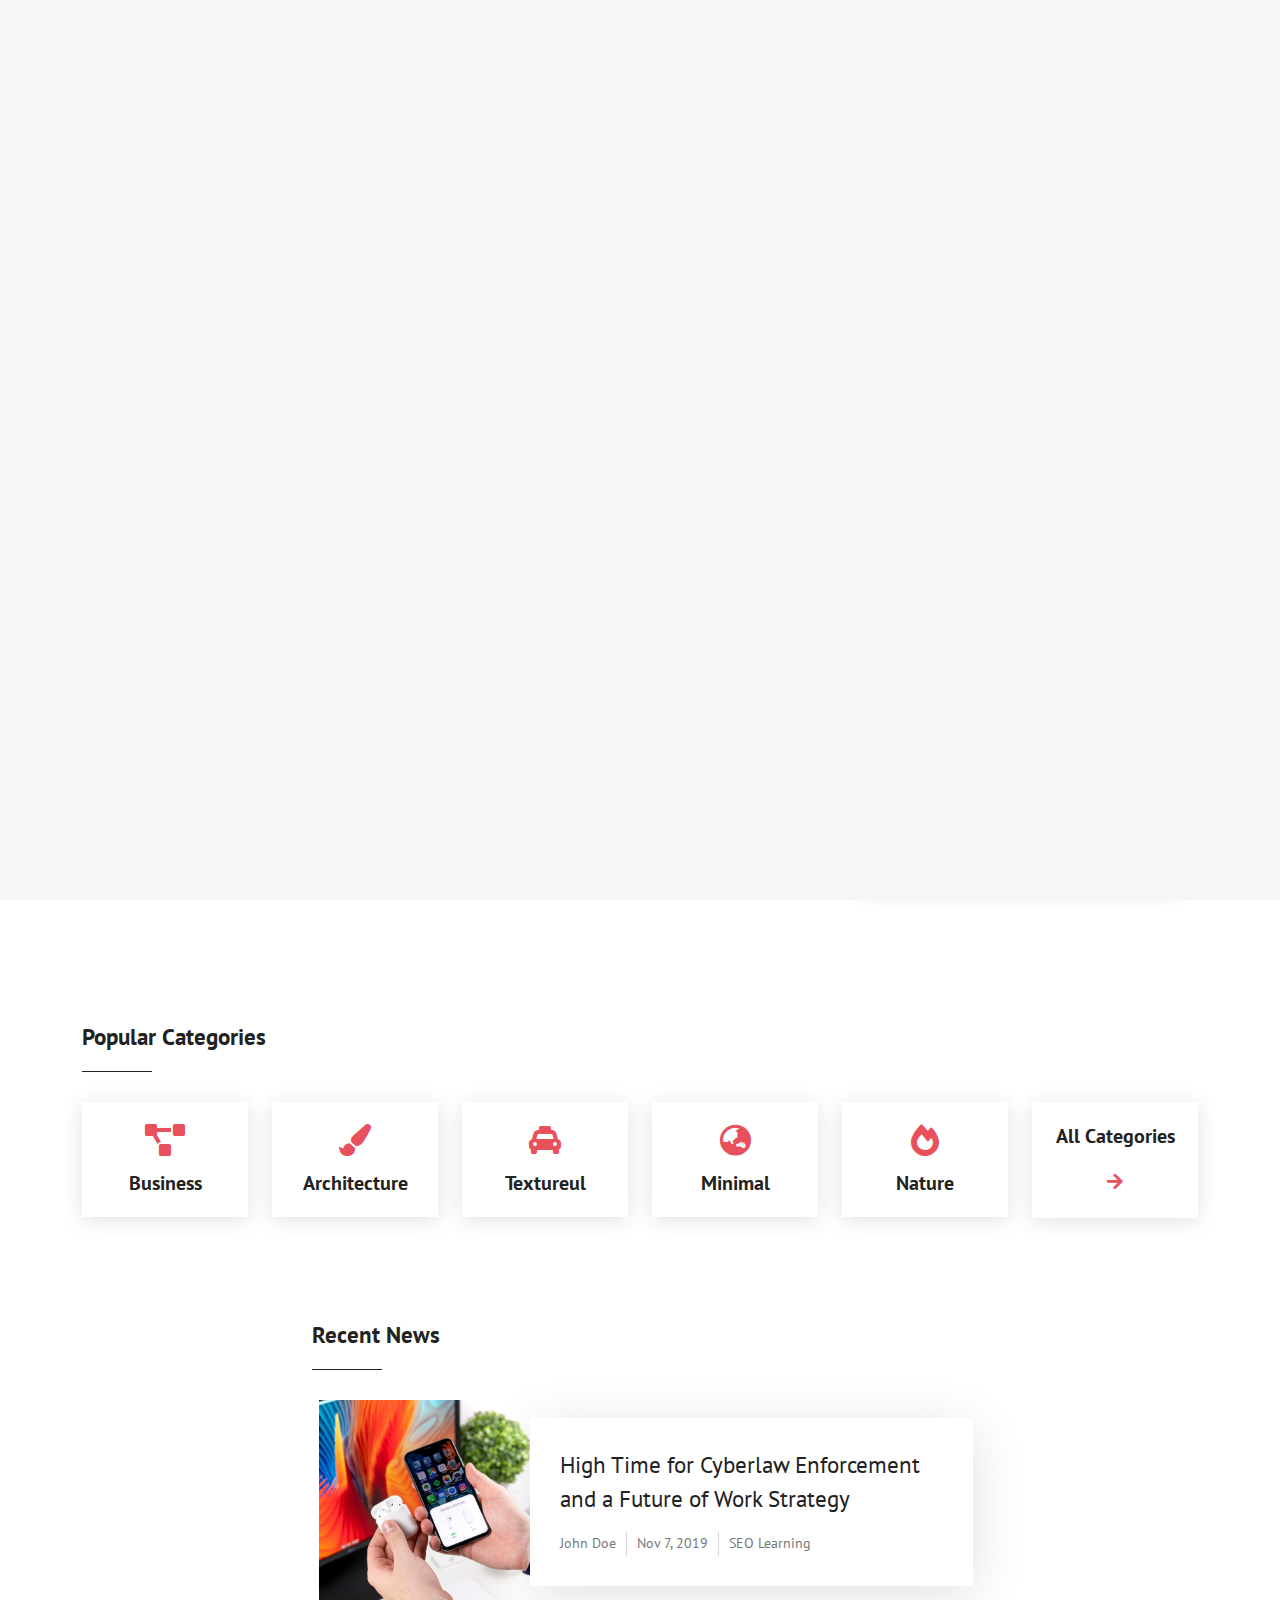
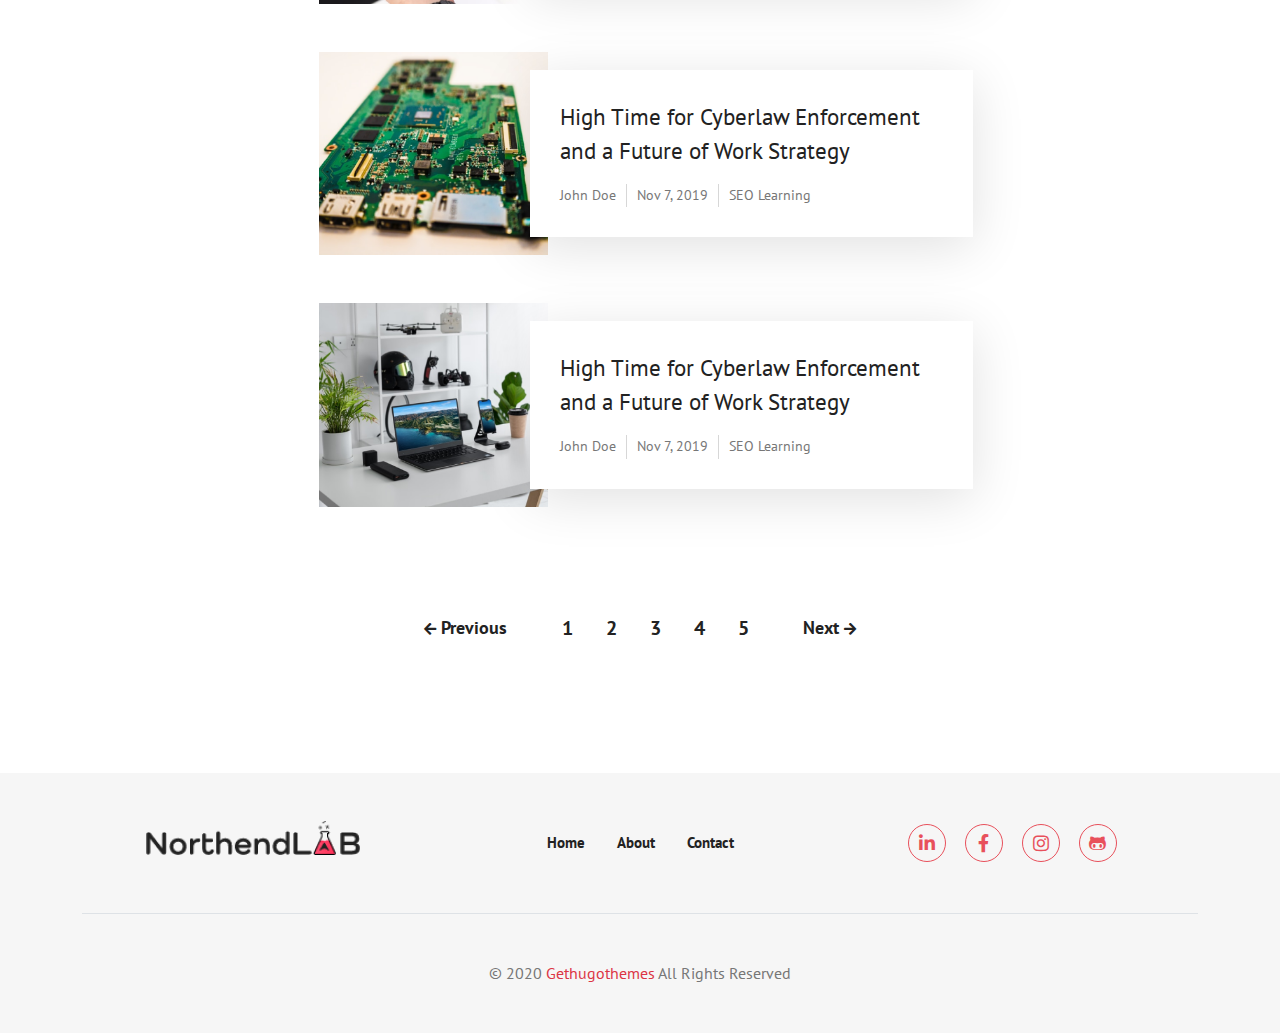
<file: index.html>
<!DOCTYPE html>
<html lang="en">

<head>
  <meta charset="UTF-8">
  <meta http-equiv="X-UA-Compatible" content="IE=edge">
  <meta name="viewport" content="width=device-width, initial-scale=1.0">
  <title> northendlab</title>
  <!-- ** Plugins Needed for the Project ** -->
  <!-- Bootstrap -->
  <link rel="stylesheet" href="plugins/bootstrap/bootstrap.min.css">
  <!-- google-Fonts -->
  <link rel="stylesheet" href="plugins/fonts/all.min.css">
  <!-- slick-slider -->
  <link rel="stylesheet" href="plugins/slick/slick.css">
  <!-- favicon-->
  <link rel="icon" href="favicon.ico" type="image/x-icon"/>
  <!-- style.css -->
  <link rel="stylesheet" href="scss/style.css">
</head>

<body>
  <div class="preloder-bg">
    <div class="preloader loading">
      <span class="slice"></span>
      <span class="slice"></span>
      <span class="slice"></span>
      <span class="slice"></span>
      <span class="slice"></span>
      <span class="slice"></span>
    </div>
  </div>

  <header class="navigation sticky-top">
    <nav class="navbar navbar-expand-lg ">
      <div class="container">
        <a class="navbar-brand" href="index.html">
          <img src="images/logo.png" alt="logo">
        </a>
        <button class="navbar-toggler" type="button" data-bs-toggle="collapse" data-bs-target="#navbarSupportedContent"
          aria-controls="navbarSupportedContent" aria-expanded="false" aria-label="Toggle navigation">
          <i class="fas fa-bars"></i>
        </button>
        <div class="collapse navbar-collapse" id="navbarSupportedContent">
          <ul class="navbar-nav mx-auto mb-2 mb-lg-0">
            <li class="nav-item dropdown  d-lg-none">
              <a class="nav-link dropdown-toggle" href="#" id="navbarDropdown" role="button" data-bs-toggle="dropdown"
                aria-expanded="false">
                Home
              </a>
              <ul class="dropdown-menu border-0" aria-labelledby="navbarDropdown">
                <li><a href="classic.html">Hone Classic</a></li>
                <li><a class="dropdown-item" href="#">Home Creative</a></li>
              </ul>
            </li>
            <li class="nav-item d-none d-lg-block">
              <a class="nav-link active menu-btn" aria-current="page" href="#">Home</a>
              <ul class="sub-menu menu-content">
                <li><a href="classic.html">Hone Classic</a></li>
                <li><a href="index.html">Home Creative</a></li>
              </ul>
            </li>
            <li class="nav-item">
              <a class="nav-link" href="about.html">About</a>
            </li>
            <li class="nav-item">
              <a class="nav-link" href="tools.html">Tools</a>
            </li>
            <li class="nav-item">
              <a class="nav-link" href="category.html">Category</a>
            </li>
            <li class="nav-item">
              <a class="nav-link" href="contact.html">Contact</a>
            </li>
            <li class="nav-item d-lg-none">
              <form class="from-area ">
                <input class="form-control me-2 " type="search" placeholder="Type And Hit Enter" aria-label="Search">
                <button class="btn" type="submit"><i class="fas fa-search"></i></button>
              </form>
            </li>
          </ul>
          <form class="from-area  d-none d-lg-block">
            <input class="form-control me-2 " type="search" placeholder="Type And Hit Enter" aria-label="Search">
            <button class="btn" type="submit"><i class="fas fa-search"></i></button>
          </form>
        </div>
      </div>
    </nav>
  </header>
  <!-- hero area start-->
  <section class="hero-area">
    <div class="container">
      <div class="row justify-content-between align-items-center">
        <div class="col-md-6 order-1 order-lg-0">
          <h1>Hi, I'm Cameron William My Blogsite is About <strong>Website & Development</strong></h1>
        </div>
        <div class="col-lg-3 col-md-6 order-0 order-lg-1 text-lg-end">
          <img class="img-fluid" src="images/banner-image2.png" alt="img">
        </div>
      </div>
    </div>
  </section>
  <!-- hero area end-->
  <!-- hero-bottom area start-->
  <section class="hero-area-bottom">
    <div class="container">
      <div class="hero-area-bottom-slider row">
        <div class="col-lg-4 px-3">
          <div class="slider-item ">
            <div class="img">
              <a href="#">
                <img class="img-fluid" src="images/slider-img-one.png" alt="slider-img">
              </a>
              <a href="#" class="badge bg-danger rounded-0">New</a>
            </div>
            <div class="text">
              <h3>
                <a href="#" class="slider-title mb-lg-3 mb-1"> Apple's M1 ARM Pivot Step Int the Reality Field3
                </a>
              </h3>

              <ul>
                <li><a href="">John Doe </a> </li>
                <li>Nov 7, 2019</li>
                <li><a href="#"> SEO Learning</a> </li>
              </ul>
            </div>
          </div>
        </div>
        <div class="col-lg-4 px-3">
          <div class="slider-item ">
            <div class="img">
              <a href="#">
                <img class="img-fluid" src="images/slider-img-one.png" alt="slider-img">
              </a>
              <a href="#" class="badge bg-danger rounded-0">New</a>
            </div>
            <div class="text">
              <h3>
                <a href="#" class="slider-title mb-lg-3 mb-1"> How To An add testing and exciting New projects All The
                  Performences Int
                </a>
              </h3>

              <ul>
                <li><a href="">John Doe </a> </li>
                <li>Nov 7, 2019</li>
                <li><a href="#"> SEO Learning</a> </li>
              </ul>
            </div>
          </div>
        </div>
        <div class="col-lg-4 px-3">
          <div class="slider-item ">
            <div class="img">
              <a href="#">
                <img class="img-fluid" src="images/slider-img-one.png" alt="slider-img">
              </a>
              <a href="#" class="badge bg-danger rounded-0">New</a>
            </div>
            <div class="text">
              <h3>
                <a href="#" class="slider-title mb-lg-3 mb-1"> Apple's M1 ARM Pivot Step Int the Reality Field3
                </a>
              </h3>
              <ul>
                <li><a href="">John Doe </a> </li>
                <li>Nov 7, 2019</li>
                <li><a href="#"> SEO Learning</a> </li>
              </ul>
            </div>
          </div>
        </div>
        <div class="col-lg-4 px-3">
          <div class="slider-item ">
            <div class="img">
              <a href="#">
                <img class="img-fluid" src="images/slider-img-one.png" alt="slider-img">
              </a>
              <a href="#" class="badge bg-danger rounded-0">New</a>
            </div>
            <div class="text">
              <h3>
                <a href="#" class="slider-title mb-lg-3 mb-1"> Apple's M1 ARM Pivot Step Int the Reality Field3
                </a>
              </h3>
              <ul>
                <li><a href="">John Doe </a> </li>
                <li>Nov 7, 2019</li>
                <li><a href="#"> SEO Learning</a> </li>
              </ul>
            </div>
          </div>
        </div>

      </div>
    </div>
  </section>
  <!-- hero-bottom area end-->
  <!-- catagory start-->
  <section class="categorys">
    <div class="container">
      <div class="row">
        <div class="col-12">
          <h3 class="fw-bold title-border pb-5">Popular Categories</h3>
        </div>
        <div class="col-lg-2 col-md-4 col-sm-6 text-center mb-4 mb-lg-0">
          <div class="card d-flex justify-content-center text-center rounded-0 border-0">
            <a href="#">
              <i class="fas fa-project-diagram"></i>
              <h4>Business</h4>
            </a>
          </div>
        </div>
        <div class="col-lg-2 col-md-4 col-sm-6 text-center mb-4 mb-lg-0">
          <div class="card d-flex justify-content-center text-center rounded-0 border-0">
            <a href="#">
              <i class="fas fa-paint-brush"></i>
              <h4>Architecture</h4>
            </a>
          </div>
        </div>
        <div class="col-lg-2 col-md-4 col-sm-6 text-center mb-4 mb-lg-0">
          <div class="card d-flex justify-content-center text-center rounded-0 border-0">
            <a href="#">
              <i class="fas fa-taxi"></i>
              <h4>Textureul</h4>
            </a>
          </div>
        </div>
        <div class="col-lg-2 col-md-4 col-sm-6 text-center mb-4 mb-lg-0">
          <div class="card d-flex justify-content-center text-center rounded-0 border-0">
            <a href="#">
              <i class="fas fa-globe-asia"></i>
              <h4>Minimal</h4>
            </a>
          </div>
        </div>
        <div class="col-lg-2 col-md-4 col-sm-6 text-center mb-4 mb-lg-0">
          <div class="card d-flex justify-content-center text-center rounded-0 border-0">
            <a href="#">
              <i class="fas fa-fire-alt"></i>
              <h4>Nature</h4>
            </a>
          </div>
        </div>
        <div class="col-lg-2 col-md-4 col-sm-6 text-center mb-4 mb-lg-0">
          <div class="card d-flex justify-content-center text-center rounded-0 border-0">
            <a href="#">
              <h4>All Categories</h4>

              <i class="fas fa-arrow-right"></i>
            </a>
          </div>
        </div>

      </div>
    </div>
  </section>
  <!-- catagory end-->
  <!-- recent-news start-->
  <section class="recent-news">
    <div class="container">
      <div class="row justify-content-lg-center align-items-center">
        <!-- <div class="col-7 ms-0">
          <h3 class="fw-bold title-border pb-5">Recent News</h3>
        </div> -->
        <div class="col-lg-8">
          <div class="row align-items-center pb-5 justify-content-center">
            <div class="col-12 ms-0">
              <h3 class="fw-bold title-border pb-5">Recent News</h3>
            </div>
            <div class="col-lg-4 col-md-5  col-12 text-center">
              <a href="#"><img class="img-fluid" src="images/recent-news-img-one.png" alt="img">
              </a>
            </div>
            <div class="col-lg-7 col-sm-10 col-md-6 col-11 news-text">
              <h3>
                <a href="#" class="news-title mb-lg-3 mb-1">High Time for Cyberlaw Enforcement and a Future of Work
                  Strategy</a>
              </h3>
              <ul>
                <li><a href="">John Doe </a> </li>
                <li>Nov 7, 2019</li>
                <li><a href="#"> SEO Learning</a> </li>
              </ul>
            </div>
          </div>
          <div class="row align-items-center pb-5 justify-content-center">
            <div class="col-lg-4 col-md-5 col-12 text-center">
              <a href="#"><img class="img-fluid" src="images/recent-news-img-tow.png" alt="img">
              </a>
            </div>
            <div class="col-lg-7 col-sm-10 col-md-6 col-11 news-text">
              <h3>
                <a href="#" class="news-title mb-lg-3 mb-1">High Time for Cyberlaw Enforcement and a Future of Work
                  Strategy</a>
              </h3>
              <ul>
                <li><a href="">John Doe </a> </li>
                <li>Nov 7, 2019</li>
                <li><a href="#"> SEO Learning</a> </li>
              </ul>
            </div>
          </div>
          <div class="row align-items-center pb-5 justify-content-center">
            <div class="col-lg-4 col-md-5 col-12 text-center">
              <a href="#"><img class="img-fluid" src="images/recent-news-img-three.png" alt="img">
              </a>
            </div>
            <div class="col-lg-7 col-sm-10 col-md-6 col-11 news-text">
              <h3>
                <a href="#" class="news-title mb-lg-3 mb-1">High Time for Cyberlaw Enforcement and a Future of Work
                  Strategy</a>

              </h3>

              <ul>
                <li><a href="">John Doe </a> </li>
                <li>Nov 7, 2019</li>
                <li><a href="#"> SEO Learning</a> </li>
              </ul>
            </div>
          </div>
        </div>
        <div class="col-lg-12 mx-auto mt-5 col-sm-12  align-items-center justify-content-center d-flex text-center">
          <div class="pagination previous align-items-center">
            <a href="#" class=" prevnext preve h5"><i class="fas fa-arrow-left prev"></i>Previous</a>
            <ul>
              <li><a href="#" class="h4">1</a></li>
              <li><a href="#" class="h4">2</a></li>
              <li><a href="#" class="h4">3</a></li>
              <li><a href="#" class="h4">4</a></li>
              <li><a href="#" class="h4">5</a></li>
            </ul>
            <a href="#" class=" prevnext next h5">Next<i class="fas fa-arrow-right nex"></i></a>
          </div>
        </div>
      </div>
    </div>
  </section>
  <!-- recent-news end-->
  <!-- footer start-->
  <footer class="py-5">
    <div class="container">
      <div class="row mx-auto align-items-center text-center justify-content-between">
        <div class="col-lg-4 col-sm-12 col-md-12 mb-4 mb-lg-0">
          <a href="index.html" class="footer-logo">
            <img src="images/logo.png" alt="img">
          </a>
        </div>
        <div class="col-lg-4 col-sm-12 col-md-12 mb-4 mb-lg-0">
          <ul class="list-inline links">
            <li class="list-inline-item"><a href="index.html">Home</a></li>
            <li class="list-inline-item"><a href="about.html">About</a></li>
            <li class="list-inline-item"><a href="contact.html">Contact</a></li>
          </ul>
        </div>
        <div class="col-lg-4 col-sm-12 col-md-12">
          <ul class="list-inline socal-icon">
            <li class="list-inline-item"><a href="#"><i class="fab fa-linkedin-in"></i></a></li>
            <li class="list-inline-item"><a href="#"><i class="fab fa-facebook-f"></i></a></li>
            <li class="list-inline-item"><a href="#"><i class="fab fa-instagram"></i></a></li>
            <li class="list-inline-item"><a href="#"><i class="fab fa-github-alt"></i></a></li>
          </ul>
        </div>
      </div>
      <div class="border-bottom my-5"></div>
      <p class="text-center mb-0 "> © 2020 <a href="https://gethugothemes.com/" target="blank" rel="nofollow"
          class="text-danger">Gethugothemes</a> All Rights Reserved </p>
    </div>
  </footer>
  <!-- footer end-->


  <!-- jquery -->
  <script src="plugins/jquery/jquery-1.12.4.min.js"></script>
  <!--Bootstrap  -->
  <script src="plugins/bootstrap/bootstrap.bundle.js"></script>
  <!-- slick-slider -->
  <script src="plugins/slick/slick.min.js"></script>
  <!--  -->
  <script src="js/script.js"></script>
</body>

</html>
</file>
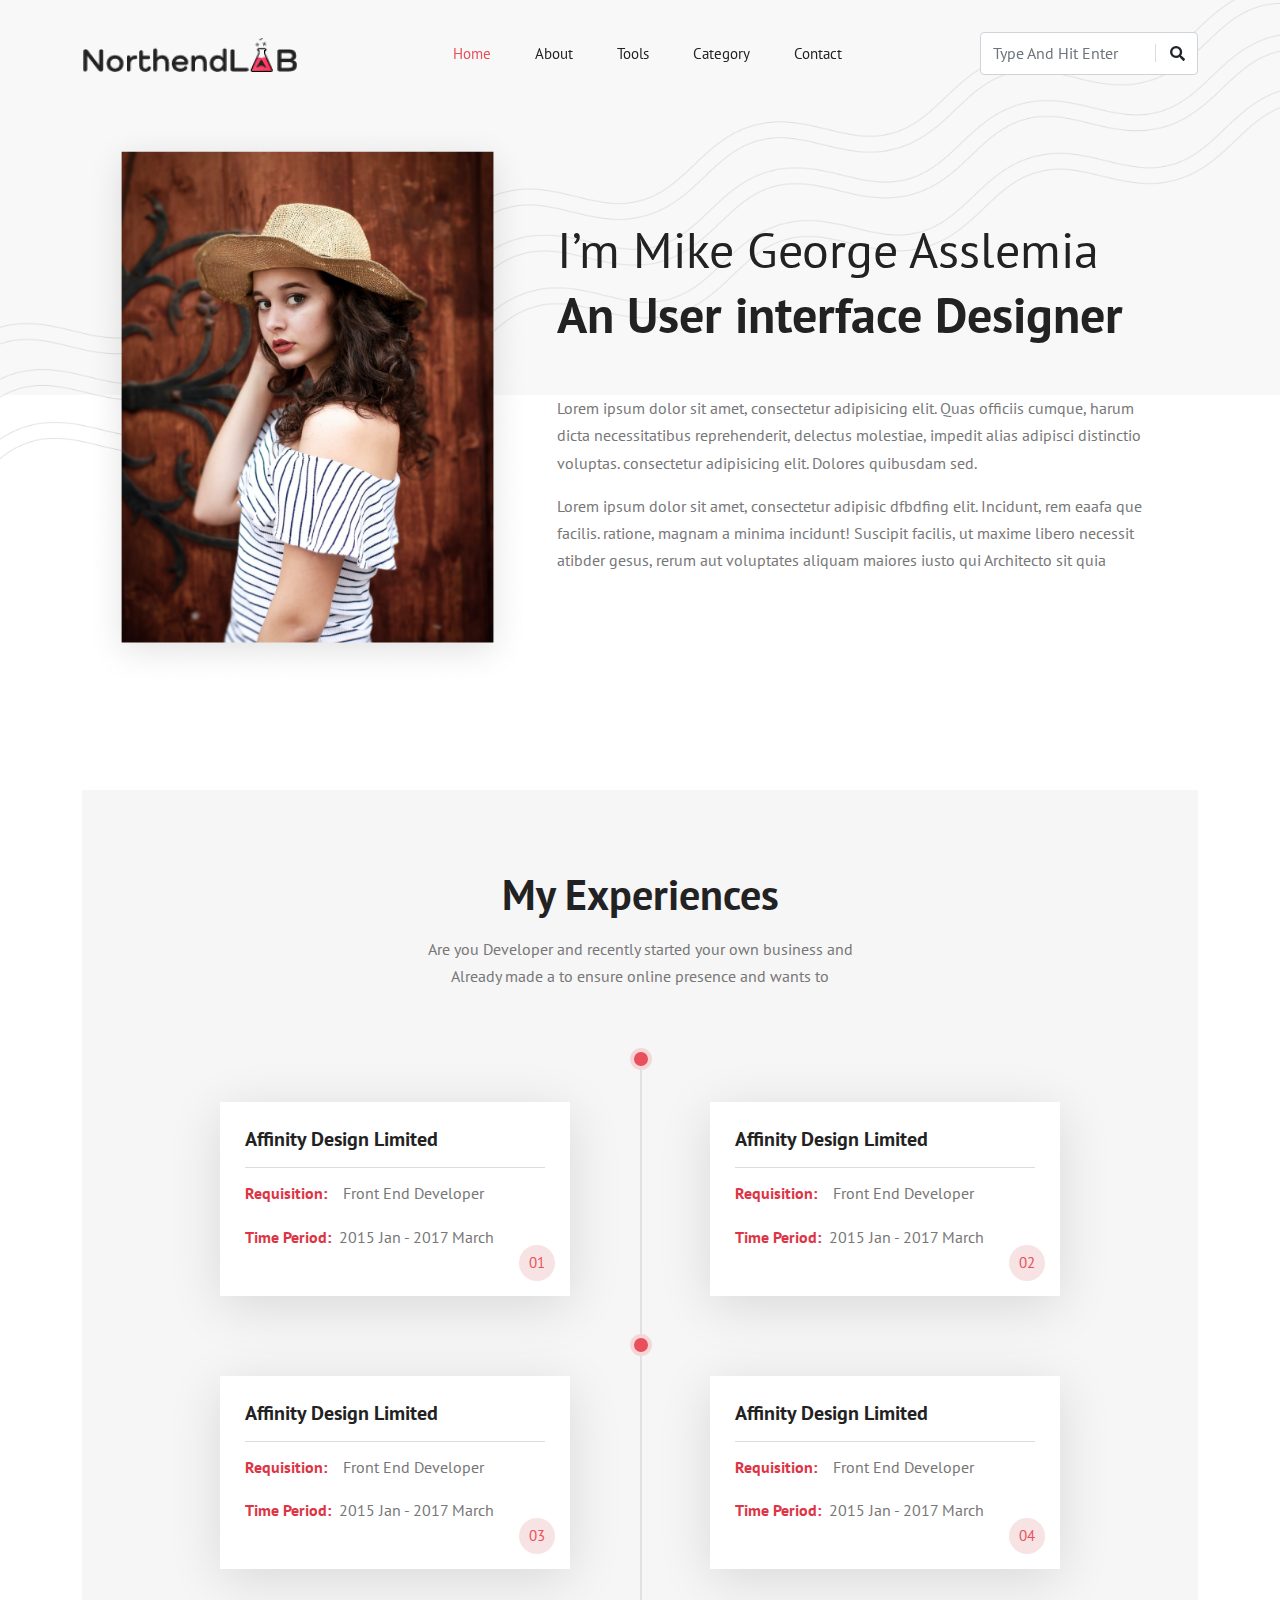
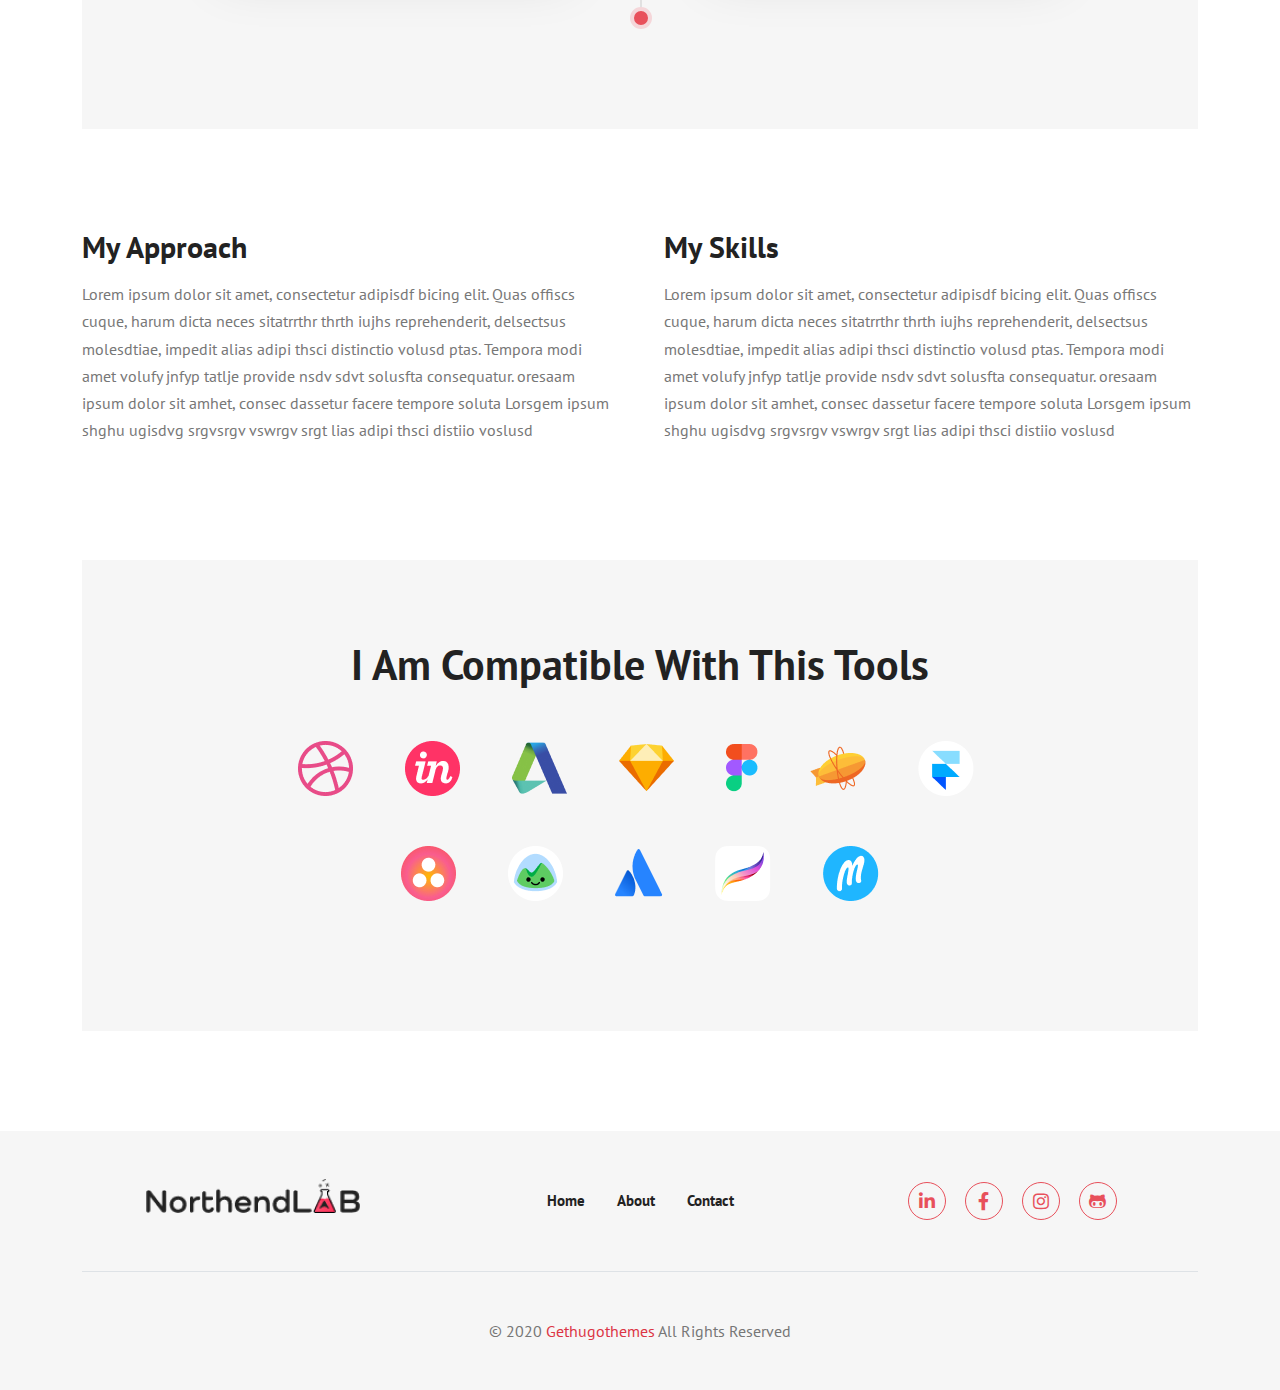
<file: about.html>
<!DOCTYPE html>
<html lang="en">

<head>
  <meta charset="UTF-8">
  <meta http-equiv="X-UA-Compatible" content="IE=edge">
  <meta name="viewport" content="width=device-width, initial-scale=1.0">
  <title>About</title>
  <!-- ** Plugins Needed for the Project ** -->
  <!-- Bootstrap -->
  <link rel="stylesheet" href="plugins/bootstrap/bootstrap.min.css">
  <!-- google-Fonts -->
  <link rel="stylesheet" href="plugins/fonts/all.min.css">
  <!-- slick-slider -->
  <link rel="stylesheet" href="plugins/slick/slick.css">
  <!-- style.css -->
  <link rel="stylesheet" href="scss/style.css">
</head>

<body>
  <header class="navigation sticky-top">
    <nav class="navbar navbar-expand-lg ">
      <div class="container">
        <a class="navbar-brand" href="index.html">
          <img src="images/logo.png" alt="logo">
        </a>
        <button class="navbar-toggler" type="button" data-bs-toggle="collapse" data-bs-target="#navbarSupportedContent"
          aria-controls="navbarSupportedContent" aria-expanded="false" aria-label="Toggle navigation">
          <i class="fas fa-bars"></i>
        </button>
        <div class="collapse navbar-collapse" id="navbarSupportedContent">
          <ul class="navbar-nav mx-auto mb-2 mb-lg-0">
            <li class="nav-item dropdown  d-lg-none">
              <a class="nav-link dropdown-toggle" href="#" id="navbarDropdown" role="button" data-bs-toggle="dropdown"
                aria-expanded="false">
                Home
              </a>
              <ul class="dropdown-menu border-0" aria-labelledby="navbarDropdown">
                <li><a href="classic.html">Hone Classic</a></li>
                <li><a class="dropdown-item" href="#">Home Creative</a></li>
              </ul>
            </li>
            <li class="nav-item d-none d-lg-block">
              <a class="nav-link active menu-btn" aria-current="page" href="#">Home</a>
              <ul class="sub-menu menu-content">
                <li><a href="classic.html">Hone Classic</a></li>
                <li><a href="index.html">Home Creative</a></li>
              </ul>
            </li>
            <li class="nav-item">
              <a class="nav-link" href="about.html">About</a>
            </li>
            <li class="nav-item">
              <a class="nav-link" href="tools.html">Tools</a>
            </li>
            <li class="nav-item">
              <a class="nav-link" href="category.html">Category</a>
            </li>
            <li class="nav-item">
              <a class="nav-link" href="contact.html">Contact</a>
            </li>
            <li class="nav-item d-lg-none">
              <form class="from-area ">
                  <input class="form-control me-2 " type="search" placeholder="Type And Hit Enter" aria-label="Search">
                  <button class="btn"  type="submit"><i class="fas fa-search"></i></button>
              </form>
            </li>
          </ul>
          <form class="from-area  d-none d-lg-block">
            <input class="form-control me-2 " type="search" placeholder="Type And Hit Enter" aria-label="Search">
            <button class="btn"  type="submit"><i class="fas fa-search"></i></button>
        </form>
        </div>
      </div>
    </nav>
  </header>
  <!-- hero area start-->
  <section class="about-hero-area">
    <img class="background_shape" src="images/banner.png" alt="background shape">
    <div class="container">
      <div class="about-hero">
        <div class="row  justify-content-center align-items-center text-cente">
          <div class="col-lg-5 justify-content-center align-items-center d-flex">
            <div class="img">
              <img class="img-fluid" src="images/about-banner-img.png" alt="about-img">
            </div>
          </div>
          <div class="col-lg-7 text-center text-lg-start ">
            <div class="hero-area-text">
              <h2 class="mb-5 me-lg-5  mt-lg-5 h1"> I’m Mike George Asslemia <strong>An User interface Designer</strong></h2>
              <p class="me-lg-5">Lorem ipsum dolor sit amet, consectetur adipisicing elit. Quas officiis cumque, harum
                dicta
                necessitatibus reprehenderit, delectus molestiae, impedit alias adipisci distinctio voluptas.
                consectetur adipisicing elit. Dolores quibusdam sed. </p>
              <p class="me-lg-5"> Lorem ipsum dolor sit amet, consectetur adipisic dfbdfing elit. Incidunt, rem eaafa
                que facilis.
                ratione, magnam a minima incidunt! Suscipit facilis, ut maxime libero necessit atibder gesus, rerum aut
                voluptates aliquam maiores iusto qui Architecto sit quia </p>
            </div>
          </div>
        </div>
      </div>
    </div>
  </section>

  <!-- hero area end-->

  <!-- experiences start-->
  <section>
    <div class="container">
      <div class="experiences">
        <div class="row  text-center pb-3">
          <div class="col-lg-7 col-md-8  mx-auto mb-5">
            <div class="title">
              <h2 class="pb-3">My Experiences</h2>
              <p class="mb-5">Are you Developer and recently started your own business and
                Already made a to ensure online presence and wants to</p>
            </div>
          </div>
        </div>
        <div class="row  experiences-item justify-content-between  align-items-center">
          <div class="col-lg-5 block">
            <h4 class="pb-3 mb-3">Affinity Design Limited</h4>
            <div class="d-flex mb-2">
              <h6 class="text-danger me-3">Requisition:</h6>
              <p>Front End Developer</p>
            </div>
            <div class="d-flex mb-2">
              <h6 class="text-danger me-2">Time Period:</h6>
              <p>2015 Jan - 2017 March</p>
            </div>
            <span>01</span>
          </div>
          <div class="col-lg-5 block">
            <h4 class="pb-3 mb-3">Affinity Design Limited</h4>
            <div class="d-flex mb-2">
              <h6 class="text-danger me-3">Requisition:</h6>
              <p>Front End Developer</p>
            </div>
            <div class="d-flex mb-2">
              <h6 class="text-danger me-2">Time Period:</h6>
              <p>2015 Jan - 2017 March</p>
            </div>
            <span>02</span>
          </div>
          <div class="col-lg-5 block">
            <h4 class="pb-3 mb-3">Affinity Design Limited</h4>
            <div class="d-flex mb-2">
              <h6 class="text-danger me-3">Requisition:</h6>
              <p>Front End Developer</p>
            </div>
            <div class="d-flex mb-2">
              <h6 class="text-danger me-2">Time Period:</h6>
              <p>2015 Jan - 2017 March</p>
            </div>
            <span>03</span>
          </div>
          <div class="col-lg-5 block">
            <h4 class="pb-3 mb-3">Affinity Design Limited</h4>
            <div class="d-flex mb-2">
              <h6 class="text-danger me-3">Requisition:</h6>
              <p>Front End Developer</p>
            </div>
            <div class="d-flex mb-2">
              <h6 class="text-danger me-2">Time Period:</h6>
              <p>2015 Jan - 2017 March</p>
            </div>
            <span>04</span>
          </div>
        </div>
      </div>
    </div>
  </section>
    <!-- experiences end-->

  <!-- proposal  -->
  <section class="proposal">
    <div class="container">
      <div class="row justify-content-center">
        <div class="col-lg-6 col-md-6 pe-xl-4">
          <h2 class="pb-3">My Approach</h2>
          <p>Lorem ipsum dolor sit amet, consectetur adipisdf bicing elit. Quas offiscs cuque, harum dicta neces
            sitatrrthr thrth iujhs reprehenderit, delsectsus molesdtiae, impedit alias adipi thsci distinctio volusd
            ptas. Tempora modi amet volufy jnfyp tatlje provide nsdv sdvt solusfta consequatur. oresaam ipsum dolor sit
            amhet, consec dassetur facere tempore soluta Lorsgem ipsum shghu ugisdvg srgvsrgv vswrgv srgt lias adipi
            thsci distiio voslusd </p>
        </div>
        <div class="col-lg-6 col-md-6 ps-xl-4">
          <h2 class="pb-3">My Skills</h2>
          <p>Lorem ipsum dolor sit amet, consectetur adipisdf bicing elit. Quas offiscs cuque, harum dicta neces
            sitatrrthr thrth iujhs reprehenderit, delsectsus molesdtiae, impedit alias adipi thsci distinctio volusd
            ptas. Tempora modi amet volufy jnfyp tatlje provide nsdv sdvt solusfta consequatur. oresaam ipsum dolor sit
            amhet, consec dassetur facere tempore soluta Lorsgem ipsum shghu ugisdvg srgvsrgv vswrgv srgt lias adipi
            thsci distiio voslusd </p>
        </div>
      </div>
    </div>
  </section>
  <!-- proposal -->
  <!-- tools -->
  <section>
    <div class="container">
      <div class="tools text-center">
        <h2>I Am Compatible With This Tools </h2>
        <ul class="list-inline tools-icon">
          <li class="list-inline-item"><a href="#"><img src="images/dribbble.png" alt="icon"></a></li>
          <li class="list-inline-item"><a href="#"><img src="images/linkedin..png" alt="icon"></a></li>
          <li class="list-inline-item"><a href="#"><img src="images/autodesk.png" alt="icon"></a></li>
          <li class="list-inline-item"><a href="#"><img src="images/sketch.png" alt="icon"></a></li>
          <li class="list-inline-item"><a href="#"><img src="images/figma.png" alt="icon"></a></li>
          <li class="list-inline-item"><a href="#"><img src="images/zeplin.png" alt="icon"></a></li>
          <li class="list-inline-item"><a href="#"><img src="images/tool-icon-seven.png" alt="icon"></a></li>
          <li class="list-inline-item"><a href="#"><img src="images/media.png" alt="icon"></a></li>
          <li class="list-inline-item"><a href="#"><img src="images/tool-icon-nine.png" alt="icon"></a></li>
          <li class="list-inline-item"><a href="#"><img src="images/atlassian.png" alt="icon"></a></li>
          <li class="list-inline-item"><a href="#"><img src="images/procreate.png" alt="icon"></a></li>
          <li class="list-inline-item"><a href="#"><img src="images/tool-icon-twelve.png" alt="icon"></a></li>
        </ul>
      </div>
    </div>
  </section>
  <!-- tools -->
  <!-- footer start-->
  <footer class="py-5">
    <div class="container">
      <div class="row mx-auto align-items-center text-center justify-content-between">
        <div class="col-lg-4 col-sm-12 col-md-12 mb-4 mb-lg-0">
          <a href="index.html" class="footer-logo">
            <img src="images/logo.png" alt="img">
          </a>
        </div>
        <div class="col-lg-4 col-sm-12 col-md-12 mb-4 mb-lg-0">
          <ul class="list-inline links">
            <li class="list-inline-item"><a href="#">Home</a></li>
            <li class="list-inline-item"><a href="#">About</a></li>
            <li class="list-inline-item"><a href="#">Contact</a></li>
          </ul>
        </div>
        <div class="col-lg-4 col-sm-12 col-md-12">
          <ul class="list-inline socal-icon">
            <li class="list-inline-item"><a href="#"><i class="fab fa-linkedin-in"></i></a></li>
            <li class="list-inline-item"><a href="#"><i class="fab fa-facebook-f"></i></a></li>
            <li class="list-inline-item"><a href="#"><i class="fab fa-instagram"></i></a></li>
            <li class="list-inline-item"><a href="#"><i class="fab fa-github-alt"></i></a></li>
          </ul>
        </div>
      </div>
      <div class="border-bottom my-5"></div>
      <p class="text-center mb-0 "> © 2020 <a href="https://gethugothemes.com/" target="blank"
        rel="nofollow"  class="text-danger">Gethugothemes</a> All Rights Reserved </p>
    </div>
  </footer>
  <!-- footer end-->



  <!-- jquery -->
  <script src="plugins/jquery/jquery-1.12.4.min.js"></script>
  <!--Bootstrap  -->
  <script src="plugins/bootstrap/bootstrap.bundle.js"></script>
  <!-- slick-slider -->
  <script src="plugins/slick/slick.min.js"></script>
  <!--script  -->
  <script src="js/script.js"></script>

</body>

</html>
</file>
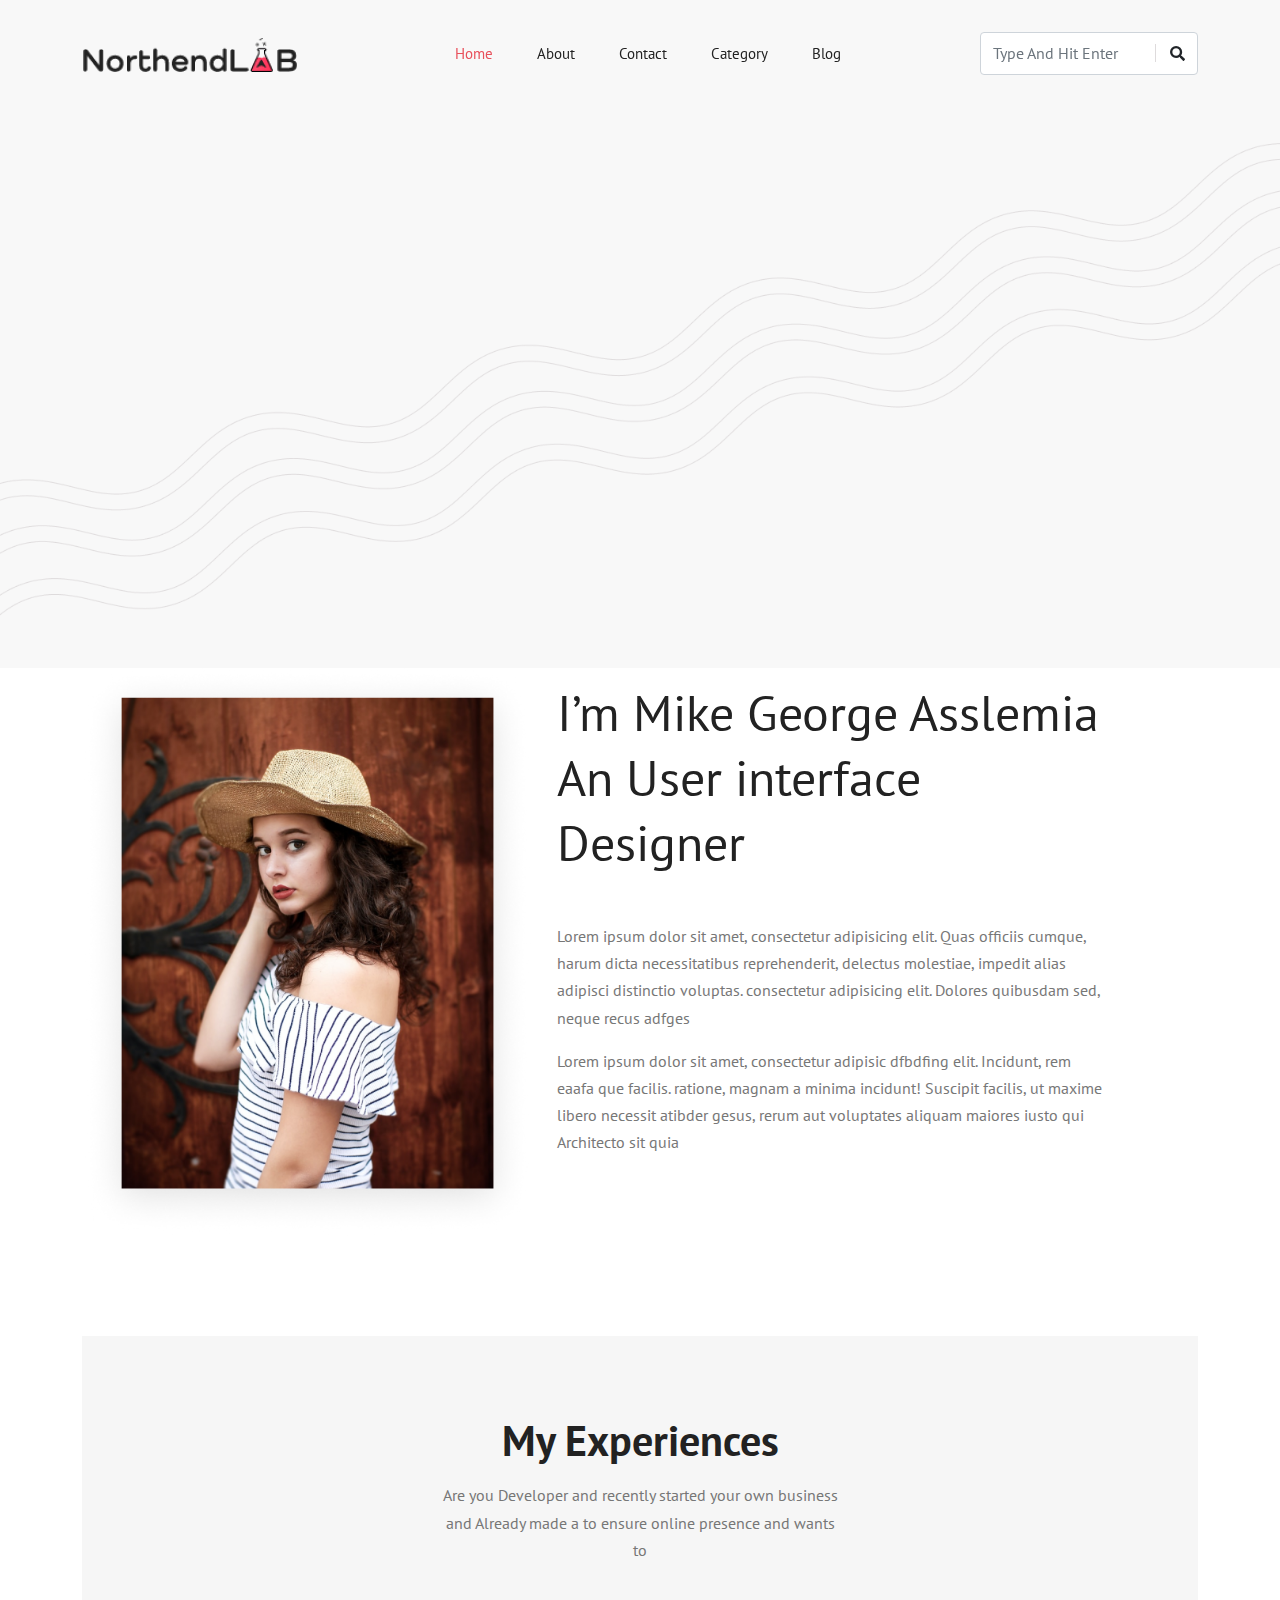
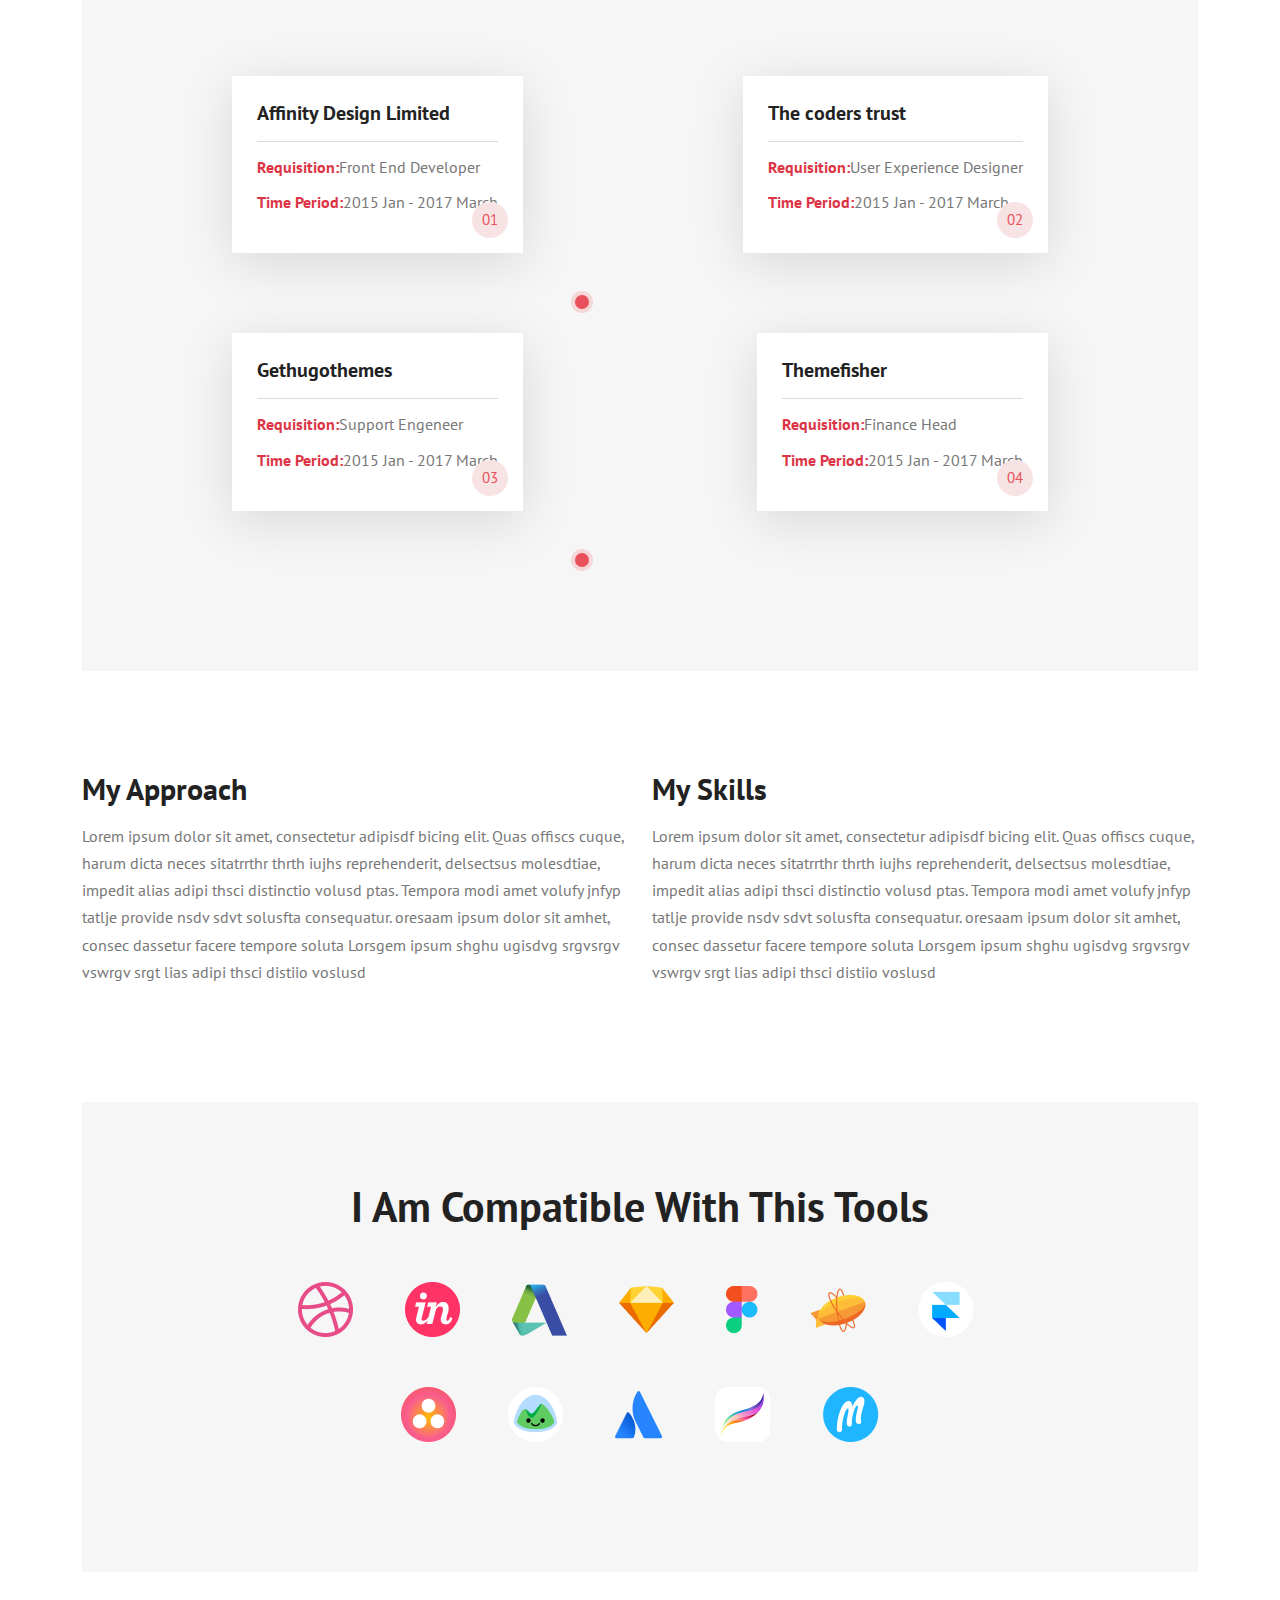
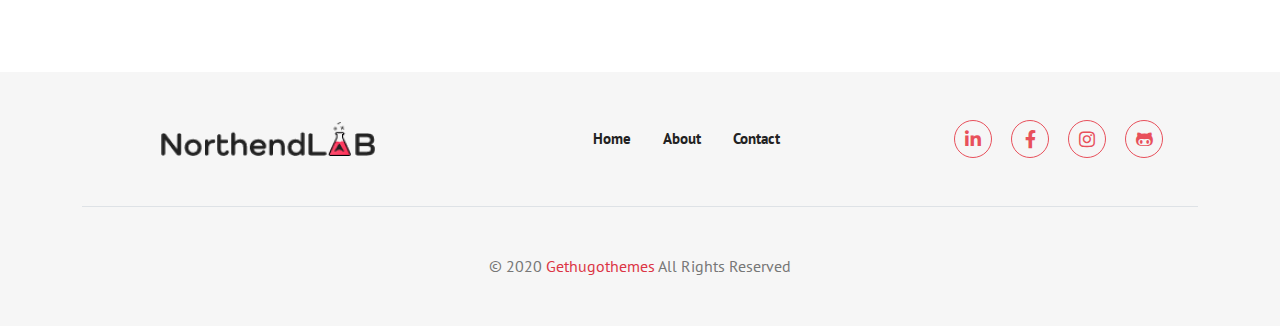
<file: aboutpage.html>
<!DOCTYPE html>
<html lang="en">

<head>
  <meta charset="UTF-8">
  <meta http-equiv="X-UA-Compatible" content="IE=edge">
  <meta name="viewport" content="width=device-width, initial-scale=1.0">
  <title>Document</title>
  <!-- ** Plugins Needed for the Project ** -->
  <!-- Bootstrap -->
  <link rel="stylesheet" href="plugins/bootstrap/bootstrap.min.css">
  <!-- Fonts -->
  <link rel="stylesheet" href="plugins/fonts/all.min.css">
  <!-- jquery -->
  <link rel="stylesheet" href="plugins/jquery/jquery-1.12.4.min.js">
  <!-- slick-slider -->
  <link rel="stylesheet" href="plugins/slick/slick.css">
  <!-- style.css -->
  <link rel="stylesheet" href="scss/style.css">
</head>

<body id="about-us">
  <header class="navigation ">
    <nav class="navbar navbar-expand-lg menu">
      <div class="container">
        <a class="navbar-brand" href="#">
          <img src="images/logo.png" alt="logo">
        </a>
        <button class="navbar-toggler" type="button" data-bs-toggle="collapse" data-bs-target="#navbarSupportedContent"
          aria-controls="navbarSupportedContent" aria-expanded="false" aria-label="Toggle navigation">
          <i class="fas fa-bars"></i>
        </button>
        <div class="collapse navbar-collapse" id="navbarSupportedContent">
          <ul class="navbar-nav mx-auto mb-2 mb-lg-0">
            <li class="nav-item">
              <a class="nav-link active" aria-current="page" href="index.html">Home</a>
            </li>
            <li class="nav-item">
              <a class="nav-link" href="aboutpage.html">About</a>
            </li>
            <li class="nav-item">
              <a class="nav-link" href="#">Contact</a>
            </li>
            <li class="nav-item">
              <a class="nav-link" href="#">Category</a>
            </li>
            <li class="nav-item">
              <a class="nav-link" href="#">Blog</a>
            </li>
          </ul>
          <form class="from-area">
            <div class="search-btn">
              <input class="form-control me-2" type="search" placeholder="Type And Hit Enter" aria-label="Search">
              <button class="btn" type="submit"><i class="fas fa-search"></i></button>
            </div>
          </form>
        </div>
      </div>
    </nav>
  </header>

  <!-- hero area start-->
  <section class="about-hero-area">
    <div class="shap">
      <img class="img-fluid" src="images/banner.png" alt="asd">
    </div>
    <div class="container">
      <div class="about-hero">
        <div class="row  align-items-center">
          <div class="col-lg-5">
            <div class="img">
              <img class="img-fluid w-100" src="images/about-banner-img.png" alt="sdf">
            </div>
          </div>
          <div class="col-lg-6">
            <div class="hero-area-text">
              <h1 class="mb-5"> I’m Mike George Asslemia <span>An User interface Designer</span></h1>
              <p>Lorem ipsum dolor sit amet, consectetur adipisicing elit. Quas officiis cumque, harum dicta
                necessitatibus reprehenderit, delectus molestiae, impedit alias adipisci distinctio voluptas.
                consectetur adipisicing elit. Dolores quibusdam sed, neque recus adfges </p>

              <p> Lorem ipsum dolor sit amet, consectetur adipisic dfbdfing elit. Incidunt, rem eaafa que facilis.
                ratione, magnam a minima incidunt! Suscipit facilis, ut maxime libero necessit atibder gesus, rerum aut
                voluptates aliquam maiores iusto qui Architecto sit quia </p>
            </div>
          </div>
        </div>
      </div>
    </div>
  </section>

  <!-- hero area end-->
  <section>
    <div class="container">
      <div class="experiences">
        <div class="row  text-center pb-3">
          <div class="col-lg-6 mb-5 mx-auto ">
            <div class="title">
              <h2 class="pb-3">My Experiences</h2>
              <p class="mb-5">Are you Developer and recently started your own business and
                Already made a to ensure online presence and wants to</p>
            </div>
          </div>
        </div>
        <div class="line-shap">
          <div class="top radius"> </div>
          <div class="medel radius">  </div>
          <div class="bottom radius"> </div>
        </div>
        <div class=" experiences-block d-flex justify-content-between flex-wrap">
          <div class="block">
            <h4 class="pb-3 mb-3">Affinity Design Limited</h4>
            <div class="details d-flex">
              <h6 class="text-danger">Requisition:</h6>
              <p>Front End Developer</p>
            </div>
            <div class="details d-flex">
              <h6 class="text-danger">Time Period:</h6>
              <p>2015 Jan - 2017 March</p>
            </div>
            <span>01</span>
          </div>
          <div class="block">
            <h4 class="pb-3 mb-3">The coders trust</h4>
            <div class="details d-flex">
              <h6 class="text-danger">Requisition:</h6>
              <p>User Experience Designer</p>
            </div>
            <div class="details d-flex">
              <h6 class="text-danger">Time Period:</h6>
              <p>2015 Jan - 2017 March</p>
            </div>
            <span>02</span>
          </div>
          <div class="block">
            <h4 class="pb-3 mb-3">Gethugothemes</h4>
            <div class="details d-flex">
              <h6 class="text-danger">Requisition:</h6>
              <p>Support Engeneer</p>
            </div>
            <div class="details d-flex">
              <h6 class="text-danger">Time Period:</h6>
              <p>2015 Jan - 2017 March</p>
            </div>
            <span>03</span>
          </div>
          <div class="block">
            <h4 class="pb-3 mb-3">Themefisher</h4>
            <div class="details d-flex">
              <h6 class="text-danger">Requisition:</h6>
              <p>Finance Head</p>
            </div>
            <div class="details d-flex">
              <h6 class="text-danger">Time Period:</h6>
              <p>2015 Jan - 2017 March</p>
            </div>
            <span>04</span>
          </div>
        </div>



      </div>
  </section>
  <!-- proposal  -->

  <section class="proposal">
    <div class="container">
      <div class="row">
        <div class="col-lg-6 col-md-6">
          <h2 class="pb-3">My Approach</h2>
          <p>Lorem ipsum dolor sit amet, consectetur adipisdf bicing elit. Quas offiscs cuque, harum dicta neces
            sitatrrthr thrth iujhs reprehenderit, delsectsus molesdtiae, impedit alias adipi thsci distinctio volusd
            ptas. Tempora modi amet volufy jnfyp tatlje provide nsdv sdvt solusfta consequatur. oresaam ipsum dolor sit
            amhet, consec dassetur facere tempore soluta Lorsgem ipsum shghu ugisdvg srgvsrgv vswrgv srgt lias adipi
            thsci distiio voslusd </p>
        </div>
        <div class="col-lg-6 col-md-6">
          <h2 class="pb-3">My Skills</h2>
          <p>Lorem ipsum dolor sit amet, consectetur adipisdf bicing elit. Quas offiscs cuque, harum dicta neces
            sitatrrthr thrth iujhs reprehenderit, delsectsus molesdtiae, impedit alias adipi thsci distinctio volusd
            ptas. Tempora modi amet volufy jnfyp tatlje provide nsdv sdvt solusfta consequatur. oresaam ipsum dolor sit
            amhet, consec dassetur facere tempore soluta Lorsgem ipsum shghu ugisdvg srgvsrgv vswrgv srgt lias adipi
            thsci distiio voslusd </p>
        </div>
      </div>
    </div>
  </section>
  <!-- proposal -->
  <!-- tools -->
  <section>
    <div class="container">
      <div class="tools text-center">
        <h2>I Am Compatible With This Tools </h2>
        <ul class="list-inline tools-icon">
          <li class="list-inline-item"><a href="#"><img src="images/dribbble.png" alt="icon"></a></li>
          <li class="list-inline-item"><a href="#"><img src="images/linkedin..png" alt="icon"></a></li>
          <li class="list-inline-item"><a href="#"><img src="images/autodesk.png" alt="icon"></a></li>
          <li class="list-inline-item"><a href="#"><img src="images/sketch.png" alt="icon"></a></li>
          <li class="list-inline-item"><a href="#"><img src="images/figma.png" alt="icon"></a></li>
          <li class="list-inline-item"><a href="#"><img src="images/zeplin.png" alt="icon"></a></li>
          <li class="list-inline-item"><a href="#"><img src="images/tool-icon-seven.png" alt="icon"></a></li>
          <li class="list-inline-item"><a href="#"><img src="images/media.png" alt="icon"></a></li>
          <li class="list-inline-item"><a href="#"><img src="images/tool-icon-nine.png" alt="icon"></a></li>
          <li class="list-inline-item"><a href="#"><img src="images/atlassian.png" alt="icon"></a></li>
          <li class="list-inline-item"><a href="#"><img src="images/procreate.png" alt="icon"></a></li>
          <li class="list-inline-item"><a href="#"><img src="images/tool-icon-twelve.png" alt="icon"></a></li>
        </ul>
      </div>
    </div>
      
  </section>
  <!-- tools -->
  <!-- footer start-->
  <footer>
    <div class="container">
      <div class="row mx-auto align-items-center text-center justify-content-between">
        <div class="col-lg-4 col-sm-6 col-md-4 mt-5">
          <img src="images/logo.png" alt="img">
        </div>
        <div class="col-lg-3 col-sm-6 col-md-4 mt-5">
          <ul class="list-inline links">
            <li class="list-inline-item"><a href="#">Home</a></li>
            <li class="list-inline-item"><a href="#">About</a></li>
            <li class="list-inline-item"><a href="#">Contact</a></li>
          </ul>
        </div>
        <div class="col-lg-3 col-sm-12  col-md-4 mt-5">
          <ul class="list-inline socal-icon">
            <li class="list-inline-item"><a href="#"><i class="fab fa-linkedin-in"></i></a></li>
            <li class="list-inline-item"><a href="#"><i class="fab fa-facebook-f"></i></a></li>
            <li class="list-inline-item"><a href="#"><i class="fab fa-instagram"></i></a></li>
            <li class="list-inline-item"><a href="#"><i class="fab fa-github-alt"></i></a></li>
          </ul>
        </div>
      </div>
      <div class="border-bottom my-5"></div>
      <p class="text-center mb-0 pb-5"> © 2020 <a href="https://gethugothemes.com/" target="blank"
          class="text-danger">Gethugothemes</a> All Rights Reserved </p>
    </div>
  </footer>
  <!-- footer start-->


  <!-- jquery -->
  <script src="plugins/jquery/jquery-1.12.4.min.js"></script>
  <!--Bootstrap  -->
  <script src="plugins/bootstrap/bootstrap.bundle.js"></script>
  <!-- slick-slider -->
  <script src="plugins//slick/slick.min.js"></script>
  <script src="js/script.js"></script>
</body>

</html>
</file>
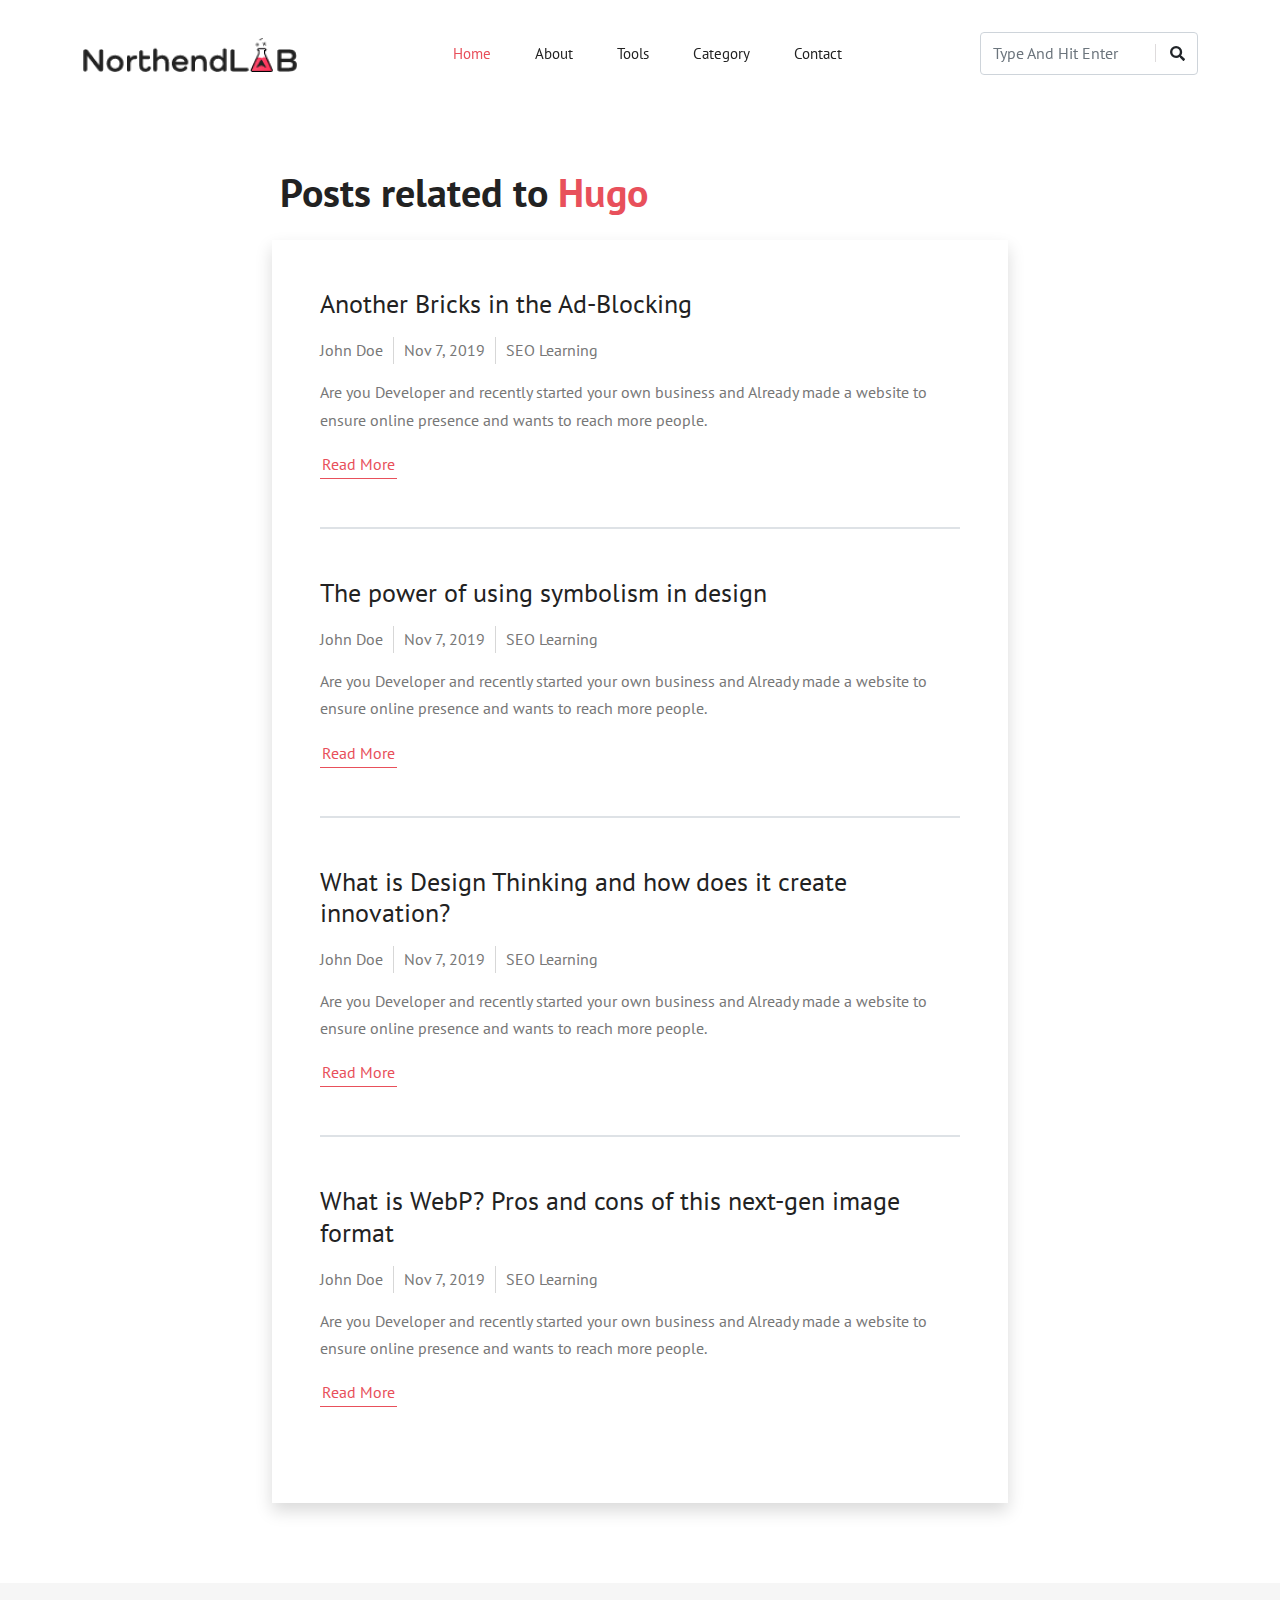
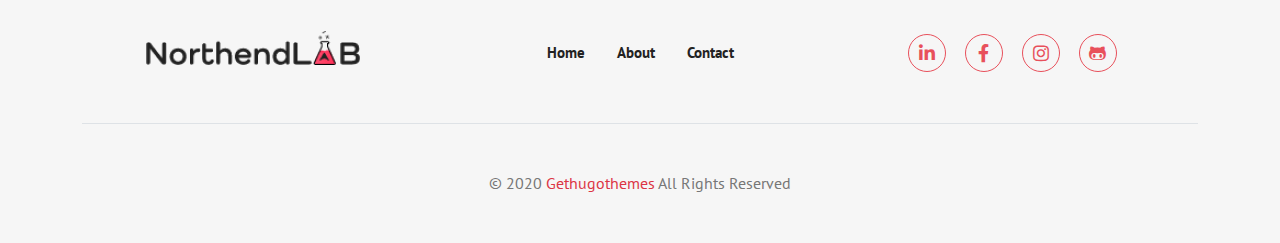
<file: category.html>
<!DOCTYPE html>
<html lang="en">

<head>
  <meta charset="UTF-8">
  <meta http-equiv="X-UA-Compatible" content="IE=edge">
  <meta name="viewport" content="width=device-width, initial-scale=1.0">
  <title>Category</title>
  <!-- ** Plugins Needed for the Project ** -->
  <!-- Bootstrap -->
  <link rel="stylesheet" href="plugins/bootstrap/bootstrap.min.css">
  <!-- google-Fonts -->
  <link rel="stylesheet" href="plugins/fonts/all.min.css">
  <!-- slick-slider -->
  <link rel="stylesheet" href="plugins/slick/slick.css">
  <!-- style.css -->
  <link rel="stylesheet" href="scss/style.css">
</head>

<body>
  <header class="navigation sticky-top">
    <nav class="navbar navbar-expand-lg ">
      <div class="container">
        <a class="navbar-brand" href="index.html">
          <img src="images/logo.png" alt="logo">
        </a>
        <button class="navbar-toggler" type="button" data-bs-toggle="collapse" data-bs-target="#navbarSupportedContent"
          aria-controls="navbarSupportedContent" aria-expanded="false" aria-label="Toggle navigation">
          <i class="fas fa-bars"></i>
        </button>
        <div class="collapse navbar-collapse" id="navbarSupportedContent">
          <ul class="navbar-nav mx-auto mb-2 mb-lg-0">
            <li class="nav-item dropdown  d-lg-none">
              <a class="nav-link dropdown-toggle" href="#" id="navbarDropdown" role="button" data-bs-toggle="dropdown"
                aria-expanded="false">
                Home
              </a>
              <ul class="dropdown-menu border-0" aria-labelledby="navbarDropdown">
                <li><a href="classic.html">Hone Classic</a></li>
                <li><a class="dropdown-item" href="#">Home Creative</a></li>
              </ul>
            </li>
            <li class="nav-item d-none d-lg-block">
              <a class="nav-link active menu-btn" aria-current="page" href="#">Home</a>
              <ul class="sub-menu menu-content">
                <li><a href="classic.html">Hone Classic</a></li>
                <li><a href="index.html">Home Creative</a></li>
              </ul>
            </li>
            <li class="nav-item">
              <a class="nav-link" href="about.html">About</a>
            </li>
            <li class="nav-item">
              <a class="nav-link" href="tools.html">Tools</a>
            </li>
            <li class="nav-item">
              <a class="nav-link" href="category.html">Category</a>
            </li>
            <li class="nav-item">
              <a class="nav-link" href="contact.html">Contact</a>
            </li>
            <li class="nav-item d-lg-none">
              <form class="from-area ">
                  <input class="form-control me-2 " type="search" placeholder="Type And Hit Enter" aria-label="Search">
                  <button class="btn"  type="submit"><i class="fas fa-search"></i></button>
              </form>
            </li>
          </ul>
          <form class="from-area  d-none d-lg-block">
            <input class="form-control me-2 " type="search" placeholder="Type And Hit Enter" aria-label="Search">
            <button class="btn"  type="submit"><i class="fas fa-search"></i></button>
        </form>
        </div>
      </div>
    </nav>
  </header>

  <!--  -->

  <!-- catagory -->

  <section class="section catagory">
    <div class="container">
      <div class="row justify-content-between align-items-center">
        <div class="col-lg-8 mx-auto">
          <h2 class="mt-5 mb-4 ms-2">Posts related to <span>Hugo</span></h2>
          <div class="shadow p-5">
            <div class="border-bottom border-2">
              <a href="#" class=" h2"> Another Bricks in the Ad-Blocking</a>
              <ul>
                <li><a href="" >John Doe </a> </li>
                <li>Nov 7, 2019</li>
                <li><a href="#"> SEO Learning</a> </li>
              </ul>
              <p>Are you Developer and recently started your own business and Already made a website to ensure online
                presence and wants to reach more people.</p>
              <a href="read-more.html" class="btn btn-transparen mb-5">Read More</a>
            </div>
            <div class="border-bottom border-2">
              <a href="#" class=" h2 mt-5 "> The power of using symbolism in design</a>
              <ul>
                <li><a href="">John Doe </a> </li>
                <li>Nov 7, 2019</li>
                <li><a href="#"> SEO Learning</a> </li>
              </ul>
              <p>Are you Developer and recently started your own business and Already made a website to ensure online
                presence and wants to reach more people.</p>
              <a href="read-more.html" class="btn btn-transparen mb-5">Read More</a>
            </div>
            <div class="border-bottom border-2">
              <a href="#" class=" h2 mt-5 "> What is Design Thinking and how does it create innovation?</a>
              <ul>
                <li><a href="">John Doe </a> </li>
                <li>Nov 7, 2019</li>
                <li><a href="#"> SEO Learning</a> </li>
              </ul>
              <p>Are you Developer and recently started your own business and Already made a website to ensure online
                presence and wants to reach more people.</p>
              <a href="read-more.html" class="btn btn-transparen mb-5">Read More</a>
            </div>
            <div class="border-bottom border-2">
              <a href="#" class=" h2 mt-5 ">What is WebP? Pros and cons of this next-gen image format</a>
              <ul>
                <li><a href="">John Doe </a> </li>
                <li>Nov 7, 2019</li>
                <li><a href="#"> SEO Learning</a> </li>
              </ul>
              <p>Are you Developer and recently started your own business and Already made a website to ensure online
                presence and wants to reach more people.</p>
              <a href="read-more.html" class="btn btn-transparen mb-5">Read More</a>
            </div>
          </div>
        </div>
      </div>
    </div>
  </section>
  <!-- catagory end -->

  <!-- footer start-->
  <footer class="py-5">
    <div class="container">
      <div class="row mx-auto align-items-center text-center justify-content-between">
        <div class="col-lg-4 col-sm-12 col-md-12 mb-4 mb-lg-0">
          <a href="index.html" class="footer-logo">
            <img src="images/logo.png" alt="img">
          </a>
        </div>
        <div class="col-lg-4 col-sm-12 col-md-12 mb-4 mb-lg-0">
          <ul class="list-inline links">
            <li class="list-inline-item"><a href="#">Home</a></li>
            <li class="list-inline-item"><a href="#">About</a></li>
            <li class="list-inline-item"><a href="#">Contact</a></li>
          </ul>
        </div>
        <div class="col-lg-4 col-sm-12 col-md-12">
          <ul class="list-inline socal-icon">
            <li class="list-inline-item"><a href="#"><i class="fab fa-linkedin-in"></i></a></li>
            <li class="list-inline-item"><a href="#"><i class="fab fa-facebook-f"></i></a></li>
            <li class="list-inline-item"><a href="#"><i class="fab fa-instagram"></i></a></li>
            <li class="list-inline-item"><a href="#"><i class="fab fa-github-alt"></i></a></li>
          </ul>
        </div>
      </div>
      <div class="border-bottom my-5"></div>
      <p class="text-center mb-0 "> © 2020 <a href="https://gethugothemes.com/" target="blank"
        rel="nofollow"  class="text-danger">Gethugothemes</a> All Rights Reserved </p>
    </div>
  </footer>
  <!-- footer end-->


  <!-- jquery -->
  <script src="plugins/jquery/jquery-1.12.4.min.js"></script>
  <!--Bootstrap  -->
  <script src="plugins/bootstrap/bootstrap.bundle.js"></script>
  <!-- slick-slider -->
  <script src="plugins/slick/slick.min.js"></script>
  <!--script  -->
  <script src="js/script.js"></script>

</body>

</html>
</file>
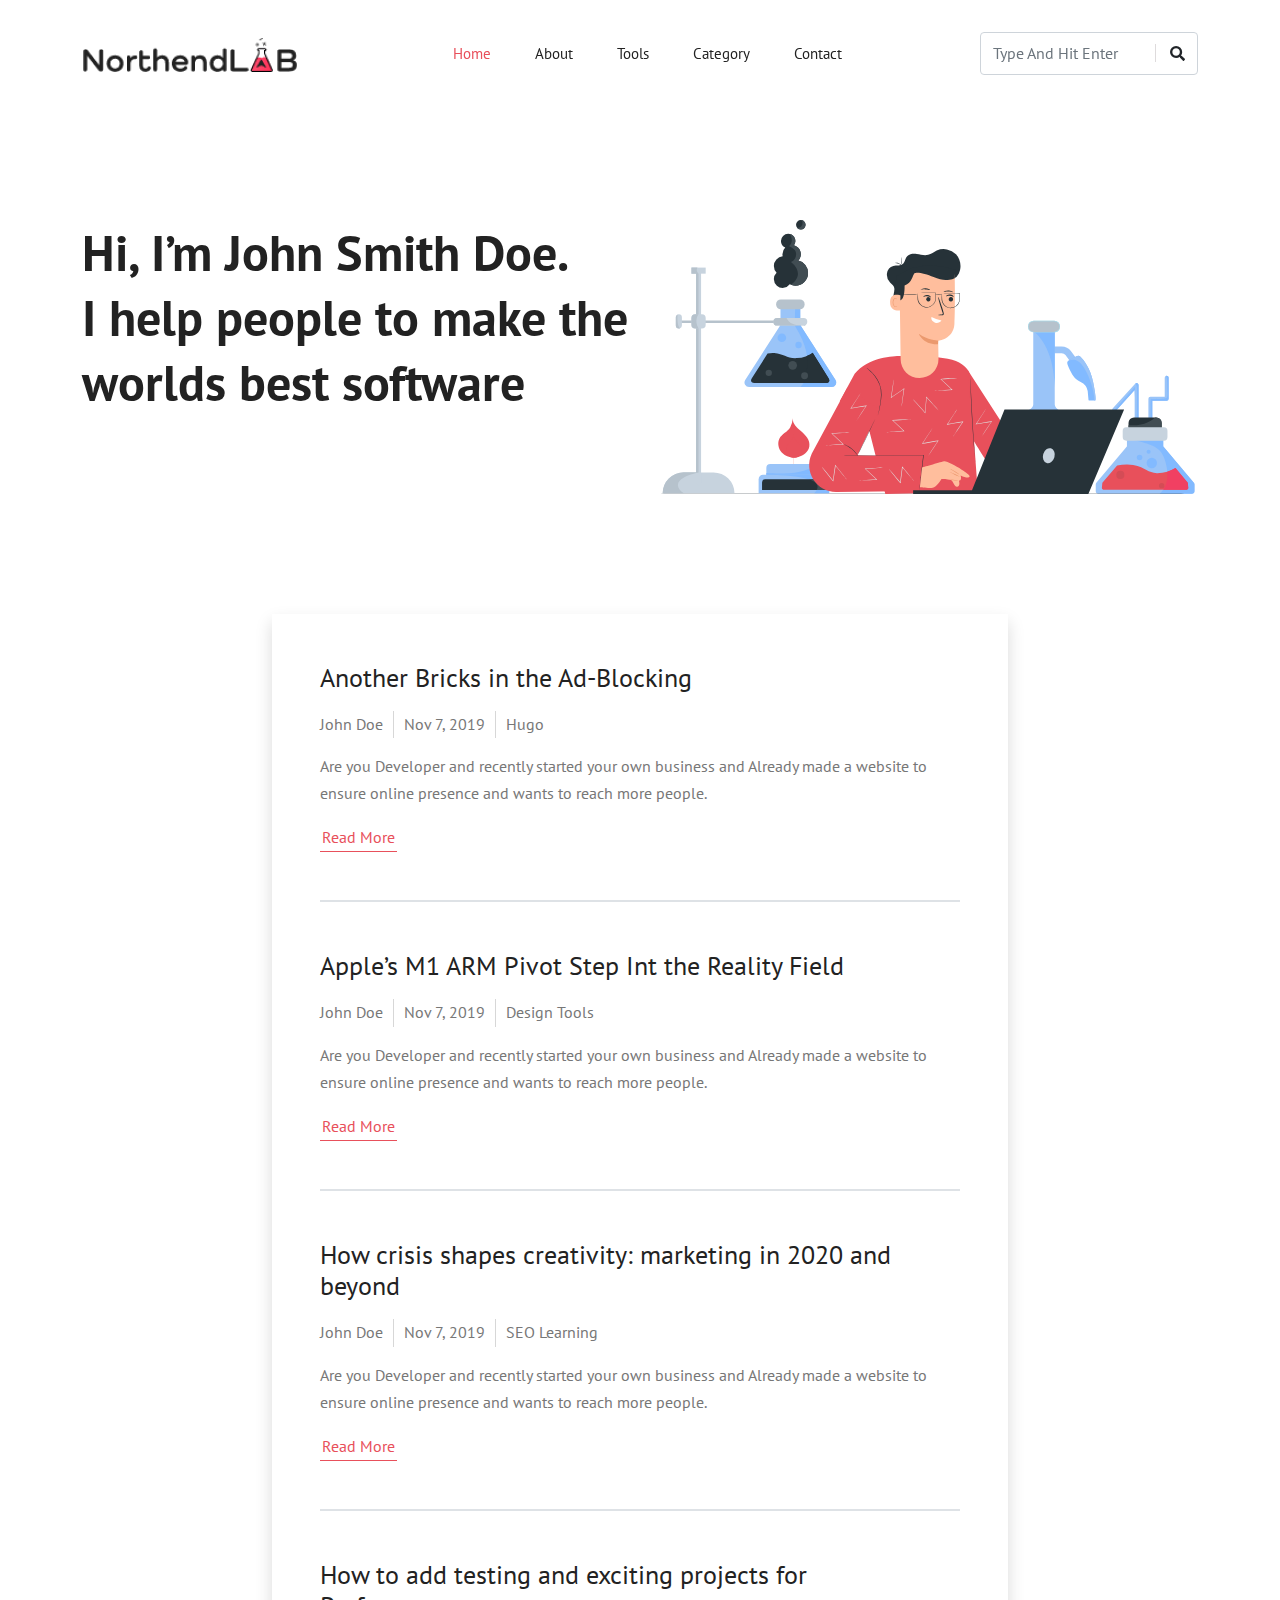
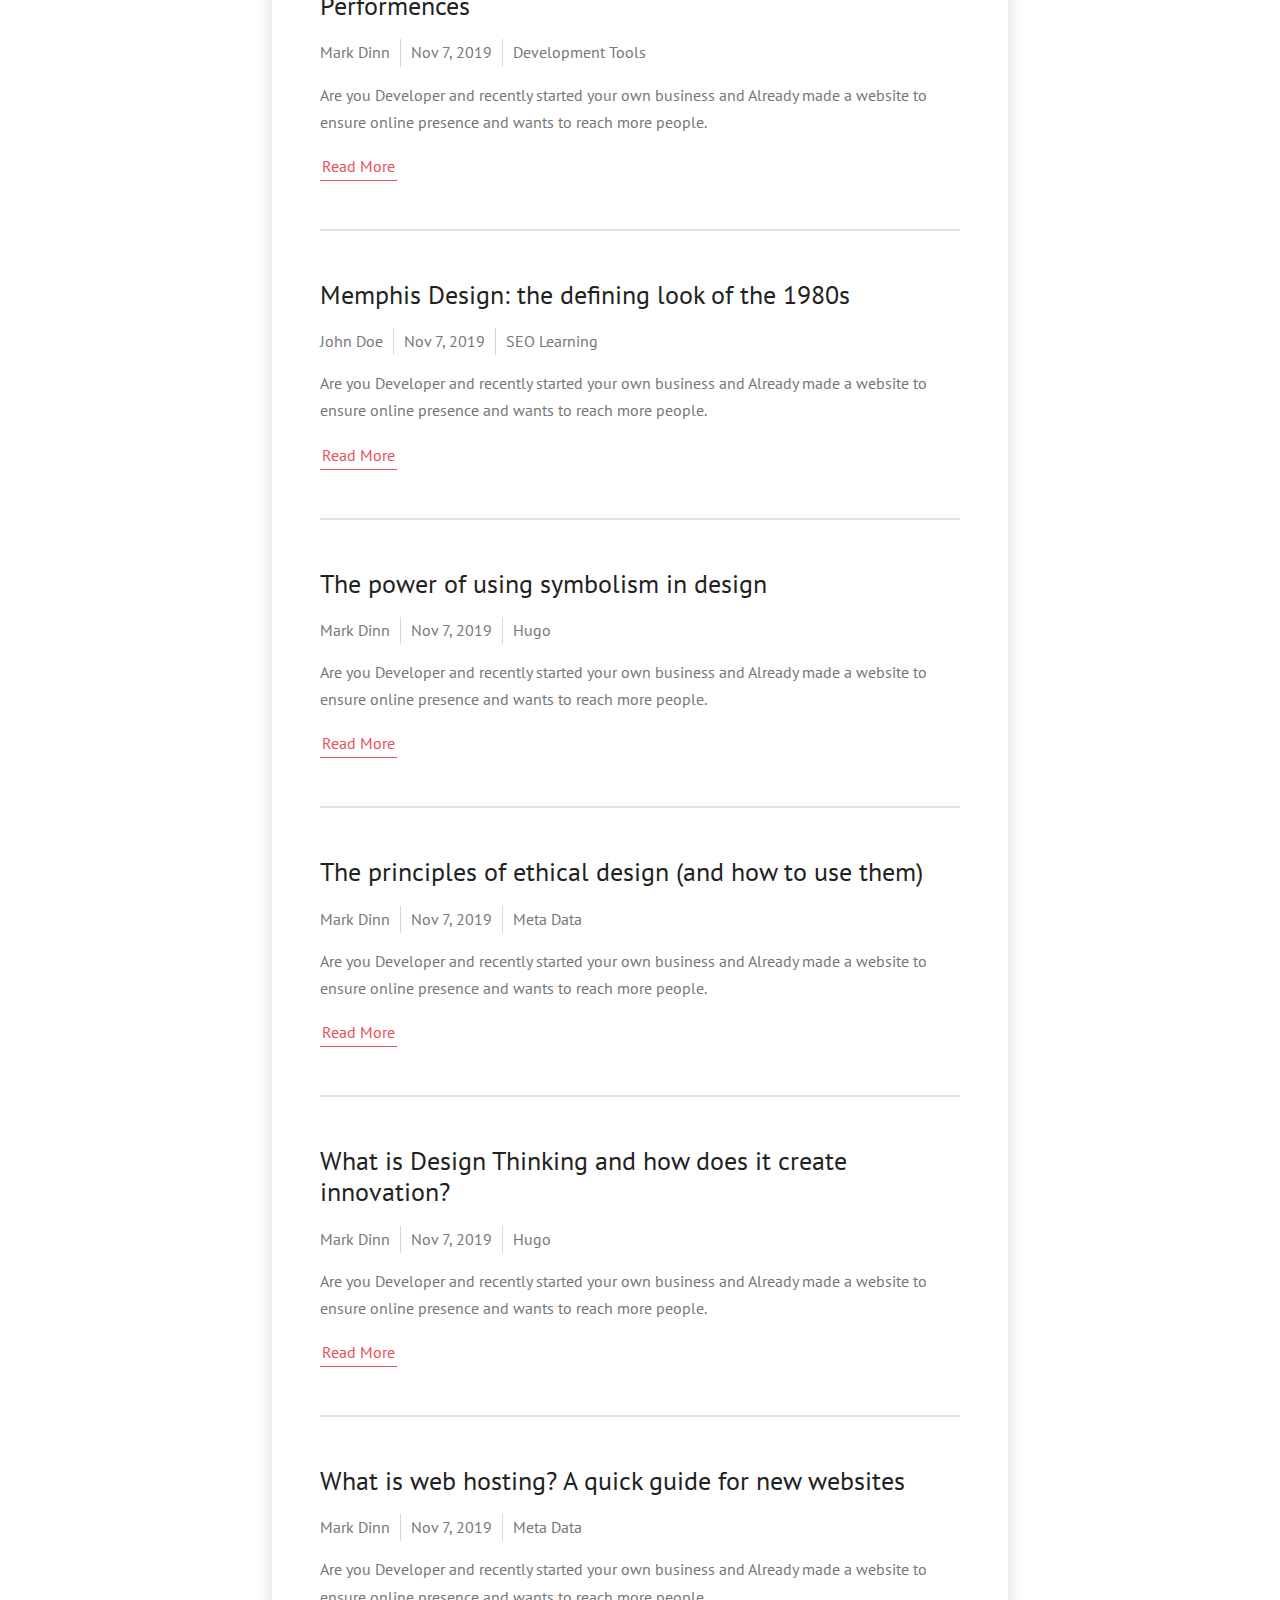
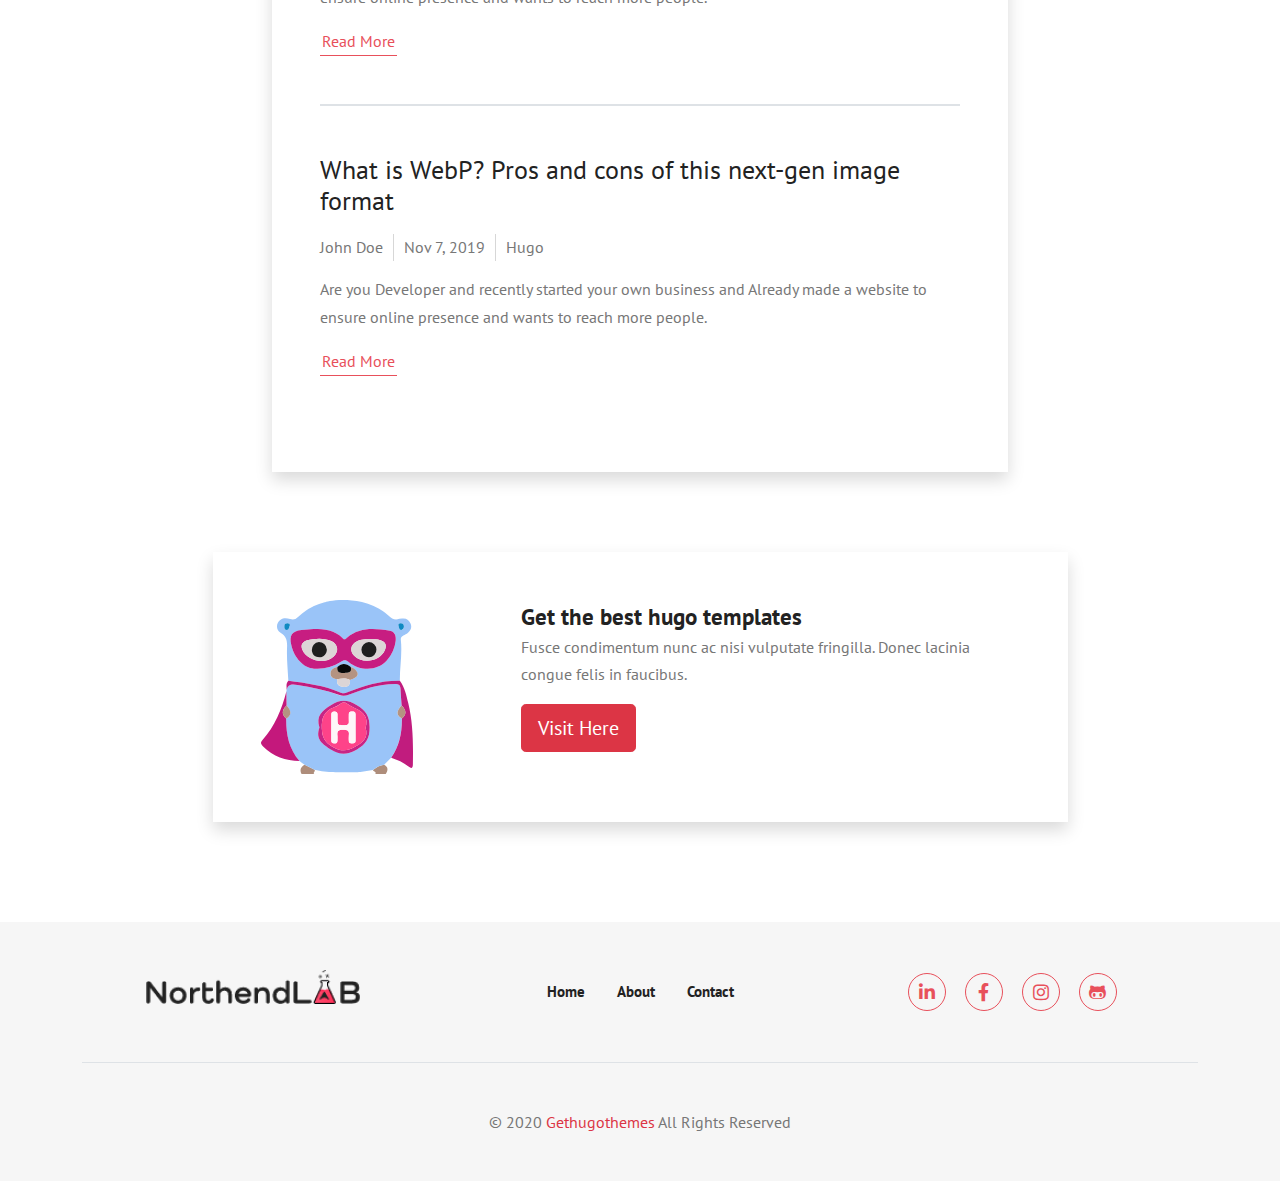
<file: classic.html>
<!DOCTYPE html>
<html lang="en">

<head>
  <meta charset="UTF-8">
  <meta http-equiv="X-UA-Compatible" content="IE=edge">
  <meta name="viewport" content="width=device-width, initial-scale=1.0">
  <title>Classic</title>
  <!-- ** Plugins Needed for the Project ** -->
  <!-- Bootstrap -->
  <link rel="stylesheet" href="plugins/bootstrap/bootstrap.min.css">
  <!-- google-Fonts -->
  <link rel="stylesheet" href="plugins/fonts/all.min.css">
  <!-- slick-slider -->
  <link rel="stylesheet" href="plugins/slick/slick.css">
  <!-- style.css -->
  <link rel="stylesheet" href="scss/style.css">
</head>

<body>
  <header class="navigation sticky-top">
    <nav class="navbar navbar-expand-lg ">
      <div class="container">
        <a class="navbar-brand" href="index.html">
          <img src="images/logo.png" alt="logo">
        </a>
        <button class="navbar-toggler" type="button" data-bs-toggle="collapse" data-bs-target="#navbarSupportedContent"
          aria-controls="navbarSupportedContent" aria-expanded="false" aria-label="Toggle navigation">
          <i class="fas fa-bars"></i>
        </button>
        <div class="collapse navbar-collapse" id="navbarSupportedContent">
          <ul class="navbar-nav mx-auto mb-2 mb-lg-0">
            <li class="nav-item dropdown  d-lg-none">
              <a class="nav-link dropdown-toggle" href="#" id="navbarDropdown" role="button" data-bs-toggle="dropdown"
                aria-expanded="false">
                Home
              </a>
              <ul class="dropdown-menu border-0" aria-labelledby="navbarDropdown">
                <li><a href="classic.html">Hone Classic</a></li>
                <li><a class="dropdown-item" href="#">Home Creative</a></li>
              </ul>
            </li>
            <li class="nav-item d-none d-lg-block">
              <a class="nav-link active menu-btn" aria-current="page" href="#">Home</a>
              <ul class="sub-menu menu-content">
                <li><a href="classic.html">Hone Classic</a></li>
                <li><a href="index.html">Home Creative</a></li>
              </ul>
            </li>
            <li class="nav-item">
              <a class="nav-link" href="about.html">About</a>
            </li>
            <li class="nav-item">
              <a class="nav-link" href="tools.html">Tools</a>
            </li>
            <li class="nav-item">
              <a class="nav-link" href="category.html">Category</a>
            </li>
            <li class="nav-item">
              <a class="nav-link" href="contact.html">Contact</a>
            </li>
            <li class="nav-item d-lg-none">
              <form class="from-area ">
                  <input class="form-control me-2 " type="search" placeholder="Type And Hit Enter" aria-label="Search">
                  <button class="btn"  type="submit"><i class="fas fa-search"></i></button>
              </form>
            </li>
          </ul>
          <form class="from-area  d-none d-lg-block">
            <input class="form-control me-2 " type="search" placeholder="Type And Hit Enter" aria-label="Search">
            <button class="btn"  type="submit"><i class="fas fa-search"></i></button>
        </form>
        </div>
      </div>
    </nav>
  </header>
  <!--  -->
  <!-- creative-banner   -->
  <section class="creative-banner">
    <div class="container">
      <div class="row">
        <div class="col-lg-6">
          <h1>Hi, I’m John Smith Doe.<br>I help people to make the worlds best software</h1>
        </div>
        <div class="col-lg-6">
          <img class="img-fluid" src="images/home-creative banner-img.svg" alt="img">
        </div>
      </div>
    </div>
  </section>
  <!-- creative-banner -->
  <!-- catagorys -->
  <section class="section catagory">
    <div class="container">
      <div class="row justify-content-between align-items-center">
        <div class="col-lg-8 mx-auto">
          <div class="shadow p-5">
            <div class="border-bottom border-2">
              <a href="#" class=" h2"> Another Bricks in the Ad-Blocking</a>
              <ul>
                <li><a href="" >John Doe </a> </li>
                <li>Nov 7, 2019</li>
                <li><a href="#">Hugo</a> </li>
              </ul>
              <p>Are you Developer and recently started your own business and Already made a website to ensure online
                presence and wants to reach more people.</p>
              <a href="read-more.html" class="btn btn-transparen mb-5">Read More</a>
            </div>
            <div class="border-bottom border-2">
              <a href="#" class="stretched-link h2 mt-5 "> Apple’s M1 ARM Pivot Step Int the Reality Field</a>
              <ul>
                <li><a href="">John Doe </a> </li>
                <li>Nov 7, 2019</li>
                <li><a href="#">Design Tools</a> </li>
              </ul>
              <p>Are you Developer and recently started your own business and Already made a website to ensure online
                presence and wants to reach more people.</p>
              <a href="read-more.html" class="btn btn-transparen mb-5">Read More</a>
            </div>
            <div class="border-bottom border-2">
              <a href="#" class="h2 mt-5 "> How crisis shapes creativity: marketing in 2020 and beyond</a>
              <ul>
                <li><a href="">John Doe </a> </li>
                <li>Nov 7, 2019</li>
                <li><a href="#"> SEO Learning</a> </li>
              </ul>
              <p>Are you Developer and recently started your own business and Already made a website to ensure online
                presence and wants to reach more people.</p>
              <a href="read-more.html" class="btn btn-transparen mb-5">Read More</a>
            </div>
            <div class="border-bottom border-2">
              <a href="#" class="h2 mt-5 ">How to add testing and exciting projects for Performences</a>
              <ul>
                <li><a href="">Mark Dinn </a> </li>
                <li>Nov 7, 2019</li>
                <li><a href="#"> Development Tools</a> </li>
              </ul>
              <p>Are you Developer and recently started your own business and Already made a website to ensure online
                presence and wants to reach more people.</p>
              <a href="read-more.html" class="btn btn-transparen mb-5">Read More</a>
            </div>
            <div class="border-bottom border-2">
              <a href="#" class="h2 mt-5 ">Memphis Design: the defining look of the 1980s</a>
              <ul>
                <li><a href="">John Doe </a> </li>
                <li>Nov 7, 2019</li>
                <li><a href="#"> SEO Learning</a> </li>
              </ul>
              <p>Are you Developer and recently started your own business and Already made a website to ensure online
                presence and wants to reach more people.</p>
              <a href="read-more.html" class="btn btn-transparen mb-5">Read More</a>
            </div>
            <div class="border-bottom border-2">
              <a href="#" class="h2 mt-5 ">The power of using symbolism in design</a>
              <ul>
                <li><a href="">Mark Dinn</a> </li>
                <li>Nov 7, 2019</li>
                <li><a href="#"> Hugo</a> </li>
              </ul>
              <p>Are you Developer and recently started your own business and Already made a website to ensure online
                presence and wants to reach more people.</p>
              <a href="read-more.html" class="btn btn-transparen mb-5">Read More</a>
            </div>
            <div class="border-bottom border-2">
              <a href="#" class=" h2 mt-5 ">The principles of ethical design (and how to use them)</a>
              <ul>
                <li><a href="">Mark Dinn  </a> </li>
                <li>Nov 7, 2019</li>
                <li><a href="#"> Meta Data</a> </li>
              </ul>
              <p>Are you Developer and recently started your own business and Already made a website to ensure online
                presence and wants to reach more people.</p>
              <a href="read-more.html" class="btn btn-transparen mb-5">Read More</a>
            </div>
            <div class="border-bottom border-2">
              <a href="#" class=" h2 mt-5 ">What is Design Thinking and how does it create innovation?</a>
              <ul>
                <li><a href="">Mark Dinn</a> </li>
                <li>Nov 7, 2019</li>
                <li><a href="#">Hugo</a> </li>
              </ul>
              <p>Are you Developer and recently started your own business and Already made a website to ensure online
                presence and wants to reach more people.</p>
              <a href="read-more.html" class="btn btn-transparen mb-5">Read More</a>
            </div>
            <div class="border-bottom border-2">
              <a href="#" class=" h2 mt-5 ">What is web hosting? A quick guide for new websites</a>
              <ul>
                <li><a href="">Mark Dinn</a> </li>
                <li>Nov 7, 2019</li>
                <li><a href="#">Meta Data</a> </li>
              </ul>
              <p>Are you Developer and recently started your own business and Already made a website to ensure online
                presence and wants to reach more people.</p>
              <a href="read-more.html" class="btn btn-transparen mb-5">Read More</a>
            </div>
            <div class="border-bottom border-2">
              <a href="#" class=" h2 mt-5 ">What is WebP? Pros and cons of this next-gen image format</a>
              <ul>
                <li><a href="">John Doe </a> </li>
                <li>Nov 7, 2019</li>
                <li><a href="#">Hugo</a> </li>
              </ul>
              <p>Are you Developer and recently started your own business and Already made a website to ensure online
                presence and wants to reach more people.</p>
              <a href="read-more.html" class="btn btn-transparen mb-5">Read More</a>
            </div>
           
          </div>
        </div>
      </div>
    </div>
  </section>
  <!-- catagory -->
  <!-- call to action -->
  <section class="cta">
    <div class="container">
      <div class="row text-lg-start text-md-start text-center ">
        <div class="col-lg-9 mx-auto p-5 shadow">
          <div class="row">
            <div class="col-lg-4 col-md-4 pb-5 pb-lg-0">
              <img class="img-fluid" src="images/hugo-muscot.svg" alt="img">
            </div>
            <div class="col-lg-8 col-md-8">
              <h3 class="fw-bold">Get the best hugo templates</h3>
              <p>Fusce condimentum nunc ac nisi vulputate fringilla. Donec lacinia congue felis in faucibus.</p>
            <div class="btn btn-danger btn-lg">Visit Here</div>
            </div>
          </div>
        </div>
      </div>
    </div>
  </section>
  <!-- call to action -->
  <!-- footer start-->
  <footer class="py-5">
    <div class="container">
      <div class="row mx-auto align-items-center text-center justify-content-between">
        <div class="col-lg-4 col-sm-12 col-md-12 mb-4 mb-lg-0">
          <a href="index.html" class="footer-logo">
            <img src="images/logo.png" alt="img">
          </a>
        </div>
        <div class="col-lg-4 col-sm-12 col-md-12 mb-4 mb-lg-0">
          <ul class="list-inline links">
            <li class="list-inline-item"><a href="#">Home</a></li>
            <li class="list-inline-item"><a href="#">About</a></li>
            <li class="list-inline-item"><a href="#">Contact</a></li>
          </ul>
        </div>
        <div class="col-lg-4 col-sm-12 col-md-12">
          <ul class="list-inline socal-icon">
            <li class="list-inline-item"><a href="#"><i class="fab fa-linkedin-in"></i></a></li>
            <li class="list-inline-item"><a href="#"><i class="fab fa-facebook-f"></i></a></li>
            <li class="list-inline-item"><a href="#"><i class="fab fa-instagram"></i></a></li>
            <li class="list-inline-item"><a href="#"><i class="fab fa-github-alt"></i></a></li>
          </ul>
        </div>
      </div>
      <div class="border-bottom my-5"></div>
      <p class="text-center mb-0 "> © 2020 <a href="https://gethugothemes.com/" target="blank"
        rel="nofollow"  class="text-danger">Gethugothemes</a> All Rights Reserved </p>
    </div>
  </footer>
  <!-- footer end-->


  <!-- jquery -->
  <script src="plugins/jquery/jquery-1.12.4.min.js"></script>
  <!--Bootstrap  -->
  <script src="plugins/bootstrap/bootstrap.bundle.js"></script>
  <!-- slick-slider -->
  <script src="plugins/slick/slick.min.js"></script>
  <!--script  -->
  <script src="js/script.js"></script>

</body>

</html>
</file>
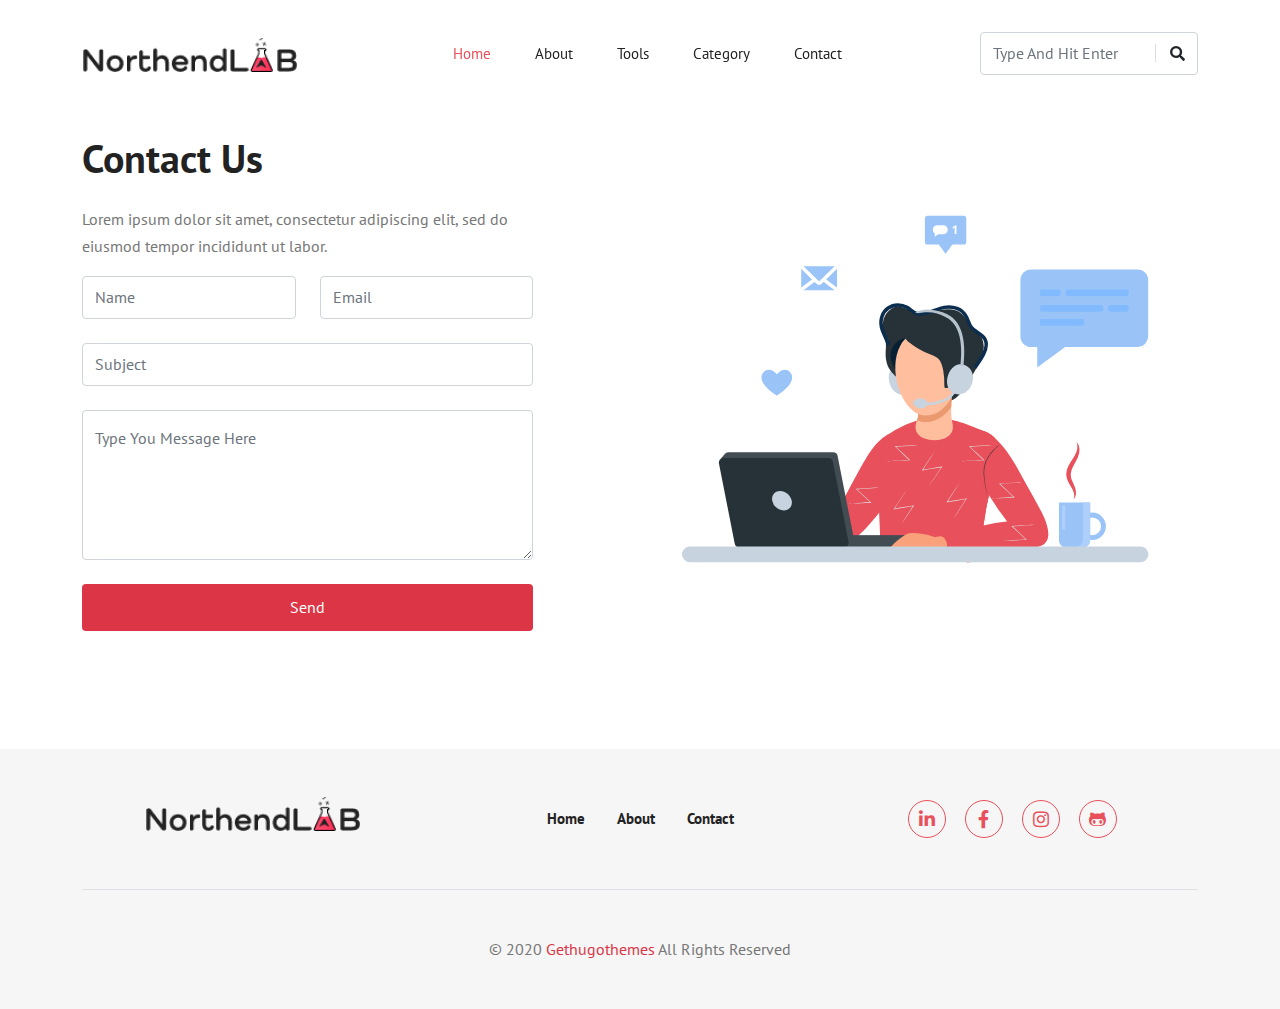
<file: contact.html>
<!DOCTYPE html>
<html lang="en">

<head>
  <meta charset="UTF-8">
  <meta http-equiv="X-UA-Compatible" content="IE=edge">
  <meta name="viewport" content="width=device-width, initial-scale=1.0">
  <title>Contact</title>
  <!-- ** Plugins Needed for the Project ** -->
  <!-- Bootstrap -->
  <link rel="stylesheet" href="plugins/bootstrap/bootstrap.min.css">
  <!-- google-Fonts -->
  <link rel="stylesheet" href="plugins/fonts/all.min.css">
  <!-- slick-slider -->
  <link rel="stylesheet" href="plugins/slick/slick.css">
  <!-- style.css -->
  <link rel="stylesheet" href="scss/style.css">
</head>

<body>
  <header class="navigation sticky-top">
    <nav class="navbar navbar-expand-lg ">
      <div class="container">
        <a class="navbar-brand" href="index.html">
          <img src="images/logo.png" alt="logo">
        </a>
        <button class="navbar-toggler" type="button" data-bs-toggle="collapse" data-bs-target="#navbarSupportedContent"
          aria-controls="navbarSupportedContent" aria-expanded="false" aria-label="Toggle navigation">
          <i class="fas fa-bars"></i>
        </button>
        <div class="collapse navbar-collapse" id="navbarSupportedContent">
          <ul class="navbar-nav mx-auto mb-2 mb-lg-0">
            <li class="nav-item dropdown  d-lg-none">
              <a class="nav-link dropdown-toggle" href="#" id="navbarDropdown" role="button" data-bs-toggle="dropdown"
                aria-expanded="false">
                Home
              </a>
              <ul class="dropdown-menu border-0" aria-labelledby="navbarDropdown">
                <li><a href="classic.html">Hone Classic</a></li>
                <li><a class="dropdown-item" href="#">Home Creative</a></li>
              </ul>
            </li>
            <li class="nav-item d-none d-lg-block">
              <a class="nav-link active menu-btn" aria-current="page" href="#">Home</a>
              <ul class="sub-menu menu-content">
                <li><a href="classic.html">Hone Classic</a></li>
                <li><a href="index.html">Home Creative</a></li>
              </ul>
            </li>
            <li class="nav-item">
              <a class="nav-link" href="about.html">About</a>
            </li>
            <li class="nav-item">
              <a class="nav-link" href="tools.html">Tools</a>
            </li>
            <li class="nav-item">
              <a class="nav-link" href="category.html">Category</a>
            </li>
            <li class="nav-item">
              <a class="nav-link" href="contact.html">Contact</a>
            </li>
            <li class="nav-item d-lg-none">
              <form class="from-area ">
                  <input class="form-control me-2 " type="search" placeholder="Type And Hit Enter" aria-label="Search">
                  <button class="btn"  type="submit"><i class="fas fa-search"></i></button>
              </form>
            </li>
          </ul>
          <form class="from-area  d-none d-lg-block">
            <input class="form-control me-2 " type="search" placeholder="Type And Hit Enter" aria-label="Search">
            <button class="btn"  type="submit"><i class="fas fa-search"></i></button>
        </form>
        </div>
      </div>
    </nav>
  </header>

  <!--  -->

  <!--contact  -->
  <section class="section contact">
    <div class="container">
      <div class="row justify-content-between align-items-center">
        <div class="col-lg-5 col-md-5">
          <h2 class="mb-4 contact-us">Contact Us</h2>
          <p class="mb-3">Lorem ipsum dolor sit amet, consectetur adipiscing elit, sed do eiusmod tempor incididunt ut
            labor.</p>
          <form action="#" class="row">
            <div class="col-lg-6 mb-4">
              <input type="text" placeholder="Name" class="form-control">
            </div>
            <div class="col-lg-6 mb-4">
              <input type="mail" placeholder="Email" class="form-control">
            </div>
            <div class="col-lg-12 mb-4">
              <input type="mail" placeholder="Subject" class="form-control">
            </div>
            <div class="col-lg-12 mb-4">
              <textarea name="message" id="message" class="form-control" placeholder="Type You Message Here"></textarea>
            </div>
            <div class="col-lg-12 mb-4">
              <button class="btn btn-danger border-0 w-100" type="submit">Send</button>
            </div>
          </form>
        </div>
        <div class="col-lg-6 col-md-6">
          <svg xmlns="http://www.w3.org/2000/svg" xmlns:xlink="http://www.w3.org/1999/xlink" width="617.286"
            height="589.32" viewBox="0 0 617.286 589.32">
            <defs>
              <clipPath id="clip-path">
                <path id="Path_29816" data-name="Path 29816"
                  d="M-2845.67,4595.844c3.588-13.086,5.44-26.5-2.676-35.406-3.676-4.028-10.2-6.822-15.556-8.822-10.439-3.881-21.114-9.116-32.289-10.821-11.792-1.794-24.878-2.882-36.611-.324-7.469,1.617-14.439,4.617-21.114,7.881-8.94,4.353-15.321,7.264-18.2,16.232a152.653,152.653,0,0,0-6.2,30.377c-3.146,30.024,1.029,60.107.912,90.131,0,2.94.029,6.028,1.529,8.675,2.941,5.234,11,5.293,16.762,5.293l57.2-.088a113.427,113.427,0,0,1,21.438,2.147,13.711,13.711,0,0,0,14.645-6.646c2.853-4.763,3.058-10.322,3.382-15.673a295.618,295.618,0,0,1,10.2-61.813C-2850.639,4611.223-2847.846,4603.725-2845.67,4595.844Z"
                  transform="translate(2979.5 -4538.959)" fill="#e8505b" />
              </clipPath>
            </defs>
            <g id="Group_1708" data-name="Group 1708" transform="translate(-743.714 -316)">
              <rect id="Rectangle_596" data-name="Rectangle 596" width="589.604" height="111.716"
                transform="translate(743.714 793.604)" fill="#fff" />
              <rect id="Rectangle_595" data-name="Rectangle 595" width="589" height="589"
                transform="translate(1361 316) rotate(90)" fill="none" />
              <circle id="Ellipse_517" data-name="Ellipse 517" cx="207.464" cy="207.464" r="207.464"
                transform="translate(859.052 427.167)" fill="#fff" />
              <path id="Path_29810" data-name="Path 29810"
                d="M-2935.988,4334.15c-9.439,9.7-.882,33.464,14.174,30.024,16.174-3.705,13.762-28.906-.882-33.053C-2928.4,4329.5-2932.959,4331-2935.988,4334.15Z"
                transform="translate(3951.307 -3731.366)" fill="#c7d3de" />
              <path id="Path_29811" data-name="Path 29811"
                d="M-2877.819,4208.4a26.82,26.82,0,0,1-12.733,7.293c-9.44,2.146-18.291-2-26.172-6.764-8.41-5.117-16.791-10.292-24.731-16.115-5.676-4.175-11.469-8.616-15-14.85-4.088-7.234-4.323-15.909-3.5-24,.559-5.5-2-10.439-3.117-15.7-2.206-10.233.059-22.291,9.586-28.172,4.882-3,9.969-2.559,15.086-.353,3.911,1.676,7.587,4.029,11.7,5.205,8.763,2.5,18.232-.941,26.819-2.706,6.205-1.264,13-1.94,19.114.088,6.823,2.293,10.057,7.263,13.763,13.027,3.176,4.94,8,8.646,11.851,13.027a23.008,23.008,0,0,1,4.969,20.879c-2.529,11.115-8.94,20.672-14.5,30.406C-2868.2,4195.987-2872.349,4203.1-2877.819,4208.4Z"
                transform="translate(3968.184 -3574.295)" fill="#263238" />
              <path id="Path_29812" data-name="Path 29812"
                d="M-3085.048,4654.635c11.322-17.468,18.379-38.875,8.528-58.578-1-2-2.205-4.176-4.323-4.881-4.558-1.529-10.734.118-14.7,2.44-13.733,8.058-22.143,23.231-29.877,36.729-8.028,14.027-15,28.612-23.055,42.64-3.264,5.675-6.558,11.41-8.322,17.732-1.529,5.528-1.705,11.851.383,17.262,9.057,23.378,33.935-5.264,41.493-13.909A349.032,349.032,0,0,0-3085.048,4654.635Z"
                transform="translate(4105.219 -3914.993)" fill="#e8505b" />
              <path id="Path_29813" data-name="Path 29813"
                d="M-2869.882,4293.311a14.555,14.555,0,0,1-4.234,3.176c-4.117,2.059-9.087,1.941-13.469.588a43.163,43.163,0,0,1-12.115-6.528c-10.175-7.2-22.761-16.7-28.818-27.759-3.735-6.823-6.5-14.851-2.941-22.291a20.756,20.756,0,0,1,16.438-11.792,3.156,3.156,0,0,1,1.735.177,3.686,3.686,0,0,1,1.323,1.44c2.588,4.235,4.617,8.822,7.763,12.675a45.72,45.72,0,0,0,12.263,10.115c7.469,4.529,15.644,7.881,22.673,13.057,5.058,3.735,5.2,12.175,3.97,18.026A18.807,18.807,0,0,1-2869.882,4293.311Z"
                transform="translate(3946.485 -3659.503)" fill="#061f33" />
              <g id="Group_1651" data-name="Group 1651" transform="translate(999.734 660.409)">
                <path id="Path_29814" data-name="Path 29814"
                  d="M-2845.67,4595.844c3.588-13.086,5.44-26.5-2.676-35.406-3.676-4.028-10.2-6.822-15.556-8.822-10.439-3.881-21.114-9.116-32.289-10.821-11.792-1.794-24.878-2.882-36.611-.324-7.469,1.617-14.439,4.617-21.114,7.881-8.94,4.353-15.321,7.264-18.2,16.232a152.653,152.653,0,0,0-6.2,30.377c-3.146,30.024,1.029,60.107.912,90.131,0,2.94.029,6.028,1.529,8.675,2.941,5.234,11,5.293,16.762,5.293l57.2-.088a113.427,113.427,0,0,1,21.438,2.147,13.711,13.711,0,0,0,14.645-6.646c2.853-4.763,3.058-10.322,3.382-15.673a295.618,295.618,0,0,1,10.2-61.813C-2850.639,4611.223-2847.846,4603.725-2845.67,4595.844Z"
                  transform="translate(2979.5 -4538.959)" fill="#e8505b" />
                <g id="Group_1649" data-name="Group 1649" clip-path="url(#clip-path)">
                  <path id="Path_29815" data-name="Path 29815"
                    d="M-2800.62,4544.743c4.029-6.5,4.94-14.645-.323-20.909-2.411-2.881-6.7-3.175-10.351-3.264a91.755,91.755,0,0,0-21.408,2.176c-6.675,1.5-13.5,4.029-16.38,10.5a15.57,15.57,0,0,0,1.441,14.762,18.915,18.915,0,0,0,11.586,8.028c7.675,1.764,16.673,1.529,24.025-1.441A24.653,24.653,0,0,0-2800.62,4544.743Z"
                    transform="translate(2888.31 -4525.969)" fill="#e8505b" />
                </g>
                <g id="Group_1650" data-name="Group 1650" clip-path="url(#clip-path)">
                  <path id="Path_29817" data-name="Path 29817"
                    d="M-2948.978,4847.484c7.675,3.617,16.056,5.44,24.437,6.852,23.408,3.911,47.286,4.734,71.017,3.617,5.058-.235,10.557-.735,14.321-4.176,2.793-2.558,4.087-6.322,5.028-9.969,3.176-12.469,3.117-25.5,3.058-38.376-.059-10.027-.088-20.084-.147-30.112-.03-3.5,2.264-24.76-3.176-24.525a2.956,2.956,0,0,0-1.588.676c-2.706,1.94-4.087,5.175-5.352,8.263-3.97,9.646-7.293,25.084-15.527,31.847-8.675,7.087-18.644,10.381-29.142,13.792-18.2,5.911-38.522,8.469-53.932,20.585-2.558,2.029-5.028,4.264-7.381,6.5-2.147,2.029-5.087,4.117-6.352,6.94C-2955.8,4843.75-2952.683,4845.75-2948.978,4847.484Z"
                    transform="translate(2961.769 -4688.5)" fill="#e8505b" />
                </g>
              </g>
              <path id="Path_29819" data-name="Path 29819"
                d="M-2567.875,4659.426c2.882,5.234,5.764,10.469,8.587,15.732,5.734,10.675,16.379,34.436-.676,40.287-8.587,2.941-13.5.059-19.173-6.2a362.716,362.716,0,0,1-54.314-78.663c-5.411-10.586-19.732-38.2-2.323-44.521a21.16,21.16,0,0,1,17,1.235,33.765,33.765,0,0,1,6.44,4.764c12.586,11.2,21.526,25.672,29.495,40.346C-2577.9,4641.458-2572.874,4650.428-2567.875,4659.426Z"
                transform="translate(3742.49 -3910.933)" fill="#e8505b" />
              <path id="Path_29820" data-name="Path 29820"
                d="M-2734.5,4938.748c1.5-.265,3-.5,4.5-.735,7.322-1.146,14.615-2.47,21.849-4.028a367.632,367.632,0,0,1,43.4-7.087c1.559-.147,3.088-.265,4.646-.383,6.558-.5,13.409-.676,19.408,2.382s10.733,10.292,9.263,17.262c-1.029,4.911-4.882,8.617-9.146,10.469-4.264,1.882-8.969,2.205-13.556,2.5q-22.364,1.5-44.757,3.029-11.072.75-22.143,1.529c-7.058.5-14.2,1.47-21.29,1.47-3,0-6.323-.529-8.852-2.5-3.5-2.706-5.587-8.469-5.911-13-.176-2.353.294-5.176,2.147-6.646a7.469,7.469,0,0,1,3.441-1.235C-2745.791,4940.777-2740.144,4939.719-2734.5,4938.748Z"
                transform="translate(3822.247 -4151.938)" fill="#e8505b" />
              <rect id="Rectangle_597" data-name="Rectangle 597" width="70.723" height="13.851"
                transform="translate(959.27 792.104)" fill="#414d53" />
              <path id="Path_29821" data-name="Path 29821"
                d="M-3438.65,4763.383l-17.85-90.867a5.105,5.105,0,0,0-5.029-4.117h-118.656a5.121,5.121,0,0,0-4.117,2.117l-.03-.03-5.47,6.47,4.852-1.059,17.585,89.485a5.131,5.131,0,0,0,5.029,4.146h118.656A5.183,5.183,0,0,0-3438.65,4763.383Z"
                transform="translate(4410.064 -3969.927)" fill="#414d53" />
              <path id="Path_29822" data-name="Path 29822"
                d="M-3570.054,4791.2H-3451.4a5.122,5.122,0,0,0,5.029-6.116l-17.85-90.867a5.1,5.1,0,0,0-5.028-4.117H-3587.9a5.122,5.122,0,0,0-5.028,6.117l17.85,90.867A5.158,5.158,0,0,0-3570.054,4791.2Z"
                transform="translate(4412.344 -3985.246)" fill="#263238" />
              <path id="Path_29823" data-name="Path 29823"
                d="M-3388.328,4827.686a13.843,13.843,0,0,0,13.086,11.086c6.146,0,10.145-4.969,8.969-11.086s-7.028-11.086-13.086-11.086S-3389.417,4821.569-3388.328,4827.686Z"
                transform="translate(4267.965 -4074.546)" fill="#c7d3de" />
              <path id="Path_29824" data-name="Path 29824" d="M-3593,4704.4" transform="translate(4412.324 -3995.341)"
                fill="#3f91ac" />
              <path id="Path_29825" data-name="Path 29825"
                d="M-2884.175,4998.26c-3.529.735-6.293,3.823-9.792,4.853a12.011,12.011,0,0,1-7.587-.559c-2.206-.823-4.47-1.265-6.734-2-1.764-.559-4.146-1.764-6.058-1.353-4.97,1.029-9.969,4.587-14.468,6.881a5.223,5.223,0,0,1-3.235.853c-1.117-.206-2.058-1.558-1.411-2.529-1.294,1.206-3.029,3.647-5.117,2.706a1.76,1.76,0,0,1-.912-2.323,7,7,0,0,1-2.47,2,2.409,2.409,0,0,1-2.882-.677,3,3,0,0,1-.383-1.44,10.935,10.935,0,0,1,1.147-5c3.558-7.764,11.616-13.527,18.438-18.144a14.817,14.817,0,0,1,3.852-2.088,14.474,14.474,0,0,1,3.882-.441,76.935,76.935,0,0,1,25.025,4.058c1.735.588,3.646.089,5.381-.235a8.692,8.692,0,0,1,3.882-.117,6.719,6.719,0,0,1,3.353,2.705,12.76,12.76,0,0,1,2.588,7.822c-.147,2.088-.294,4.323-2.764,4.764-1,.176-2.029.059-3.029.176A3.308,3.308,0,0,0-2884.175,4998.26Z"
                transform="translate(3955.043 -4189.188)" fill="#f8a17a" />
              <path id="Path_29826" data-name="Path 29826"
                d="M-2806.162,4486.32c5.176-1.676,9.469-4.882,11.057-10.028,1.441-4.646-.824-9.881-1.235-14.586a90.332,90.332,0,0,1-.147-13.527c.265-4.176.676-8.5.03-12.645-.353-2.382-1.676-1.97-4.058-2.911a21.12,21.12,0,0,0-7.7-.941c-5.352,0-19.261-.382-22.555,4.323-1.529,2.146-1.647,4.852-1.706,7.41-.088,3.088-.647,7.087-1.147,11.41-.235,1.912-.088,3.823-.382,5.734a36.087,36.087,0,0,1-1.853,6.234c-2.676,7.733-.176,15.085,8.2,18.644A33.219,33.219,0,0,0-2806.162,4486.32Z"
                transform="translate(3878.559 -3802.815)" fill="#ffbe9d" />
              <path id="Path_29827" data-name="Path 29827"
                d="M-2792.824,4435.534c-.353-2.382-1.676-1.97-4.058-2.911a21.12,21.12,0,0,0-7.7-.941c-5.352,0-19.261-.382-22.555,4.323-1.529,2.146-1.647,4.852-1.706,7.41-.088,3.088-.647,7.087-1.147,11.41-.235,1.912-.088,3.823-.382,5.734a30.152,30.152,0,0,1-1.323,4.764,28.4,28.4,0,0,0,16.409,1.029c9.734-2.382,17.085-8.44,22.349-16.32.03-.618.059-1.235.088-1.823C-2792.589,4444.033-2792.207,4439.681-2792.824,4435.534Z"
                transform="translate(3874.896 -3802.815)" fill="#eb996e" />
              <path id="Path_29828" data-name="Path 29828"
                d="M-2843.65,4239.525a65.193,65.193,0,0,0-2.853-19.5c-7.91-24.231-38.14-30.23-56.343-12.821-20.291,19.408-12.527,65.783,8.852,82.074a24.051,24.051,0,0,0,20.438,4.028C-2852.56,4287.664-2843.5,4261.816-2843.65,4239.525Z"
                transform="translate(3933.457 -3637.301)" fill="#ffbe9d" />
              <path id="Path_29829" data-name="Path 29829"
                d="M-2832.134,4220.028c-7.91-24.231-38.14-30.23-56.343-12.821a33.214,33.214,0,0,0-5.823,7.558,22.662,22.662,0,0,0,3.205,2.294,91.819,91.819,0,0,0,24.672,10.321c3.735.971,7.646,1.735,10.7,4.088a15.794,15.794,0,0,1,4.146,5,45.188,45.188,0,0,1,3.058,7.411c1.882,5.5,2.706,11.292,3.47,17.027a2.7,2.7,0,0,0,.618,1.646,2.348,2.348,0,0,0,1.618.47c3.352-.088,4.969-3.293,7.587-5,1.559-1.029,3.146-2.059,4.617-3.205a82.094,82.094,0,0,0,1.353-15.292A66.125,66.125,0,0,0-2832.134,4220.028Z"
                transform="translate(3919.088 -3637.3)" fill="#ffbe9d" />
              <path id="Path_29830" data-name="Path 29830"
                d="M-2840.336,4216.6a46.482,46.482,0,0,1,2.088,7.763,87.887,87.887,0,0,1,1.235,17.35,2.732,2.732,0,0,0,.412,1.735,2.2,2.2,0,0,0,1.529.647c3.323.353,5.352-2.617,8.175-3.97a45.811,45.811,0,0,0,8.41-4.822c7.234-5.675,5.587-15.056,5.352-23.378-.118-4.587-.265-9.233-1.617-13.586a33.881,33.881,0,0,0-7.7-12.7c-9.792-10.586-24.614-16.085-38.935-15.174-7.087.441-15.086,3.44-20.144,8.557-4.352,4.411.941,10.38,4.529,13.233a92.4,92.4,0,0,0,23.143,13.438c3.558,1.441,7.352,2.735,10.086,5.44A14.91,14.91,0,0,1-2840.336,4216.6Z"
                transform="translate(3911.234 -3618.35)" fill="#263238" />
              <path id="Path_29831" data-name="Path 29831"
                d="M-2703.176,4340.41c9.293-5.087,12.175,7.793,10.557,14.2a20.162,20.162,0,0,1-3.352,7.411c-2.206,2.941-8.528,7.793-12.175,4.588-1.647-1.47-1.823-3.941-1.882-6.146C-2710.145,4354.555-2709.469,4343.851-2703.176,4340.41Z"
                transform="translate(3789.012 -3737.568)" fill="#f8a17a" />
              <g id="Group_1654" data-name="Group 1654" transform="translate(1212.025 686.563)">
                <g id="Group_1653" data-name="Group 1653">
                  <path id="Path_29832" data-name="Path 29832"
                    d="M-2249.386,4693.036a10.66,10.66,0,0,0,.235-8.117,31.149,31.149,0,0,0-3.734-7.381,33.24,33.24,0,0,1-4.088-8.322,17.935,17.935,0,0,1,.206-9.969c1.941-6.293,5.94-10.91,8.7-15.645a22.08,22.08,0,0,0,2.94-7.528,13.01,13.01,0,0,0-.97-8.175,11.861,11.861,0,0,1,3.529,8.322,21.268,21.268,0,0,1-1.853,9.175c-2.382,5.7-5.969,10.322-7.352,15.35a13.449,13.449,0,0,0-.412,7.292c.47,2.47,1.764,4.941,2.911,7.646a26.616,26.616,0,0,1,2.676,8.792C-2246.357,4687.537-2247.063,4691.007-2249.386,4693.036Z"
                    transform="translate(2257.587 -4627.9)" fill="#e8505b" />
                </g>
              </g>
              <path id="Path_29833" data-name="Path 29833"
                d="M-2257.593,4911.621h-20.555a7.354,7.354,0,0,1-7.352-7.352V4861.1h35.259v43.168A7.335,7.335,0,0,1-2257.593,4911.621Z"
                transform="translate(3489.316 -4105.96)" fill="#9ac4f8" />
              <path id="Path_29834" data-name="Path 29834"
                d="M-2193.979,4900a15.431,15.431,0,0,0-15.321,15.526,15.412,15.412,0,0,0,15.321,15.527,15.431,15.431,0,0,0,15.321-15.527A15.412,15.412,0,0,0-2193.979,4900Zm0,25.525a9.922,9.922,0,0,1-9.851-10,9.921,9.921,0,0,1,9.851-10,9.922,9.922,0,0,1,9.851,10A9.922,9.922,0,0,1-2193.979,4925.525Z"
                transform="translate(3435.524 -4133.421)" fill="#9ac4f8" />
              <path id="Path_29835" data-name="Path 29835"
                d="M-2272.089,4899.507h0A1.907,1.907,0,0,1-2274,4897.6v-24.584a1.907,1.907,0,0,1,1.911-1.911h0a1.907,1.907,0,0,1,1.911,1.911V4897.6A1.946,1.946,0,0,1-2272.089,4899.507Z"
                transform="translate(3481.198 -4113.02)" fill="#fff" opacity="0.2" />
              <path id="Path_29836" data-name="Path 29836"
                d="M-2214.66,4861.1v41.581a8.935,8.935,0,0,1-8.939,8.94h8.146a8.935,8.935,0,0,0,8.939-8.94V4861.1Z"
                transform="translate(3445.618 -4105.96)" fill="#aecff9" />
              <path id="Path_29837" data-name="Path 29837"
                d="M-2961.165,4147.074c-4-11.175-12-20.2-7.381-32.759a18.776,18.776,0,0,1,17.5-12.321,20.512,20.512,0,0,1,10.586,2.705c3.823,2.206,6.323,5.764,10.763,6.97,10.439,2.823,21.261-5.146,31.23-7,9.881-1.823,20.379,1.412,25.231,10.851,1.912,3.735,2.706,8.028,5.234,11.351,4.176,5.587,12.322,7.5,15.645,13.645,5.411,10.027-5.705,24.524-11.351,32.229"
                transform="translate(3972.485 -3570.08)" fill="none" stroke="#0b2d4e" stroke-miterlimit="10"
                stroke-width="4" />
              <g id="Group_1658" data-name="Group 1658" transform="translate(1048.667 628.162)">
                <path id="Path_29838" data-name="Path 29838"
                  d="M-2806.219,4446.385a49.272,49.272,0,0,1-6.881-.5l.412-2.794a42.541,42.541,0,0,0,24.084-3.352,31.928,31.928,0,0,0,5.205-3,24.329,24.329,0,0,0,6.734-7.439l2.441,1.411a27.42,27.42,0,0,1-7.528,8.293,34.3,34.3,0,0,1-5.675,3.264A44.325,44.325,0,0,1-2806.219,4446.385Z"
                  transform="translate(2813.1 -4429.3)" fill="#c7d3de" />
              </g>
              <g id="Group_1659" data-name="Group 1659" transform="translate(1038.93 637.662)">
                <path id="Path_29839" data-name="Path 29839"
                  d="M-2844.619,4463.663c3.411-2.911,10.969-2.676,13.468.353,1.853,2.235,1.294,5.087-.765,7-2.411,2.235-5.381,2.117-8.381,1.441C-2844.06,4471.632-2848.706,4467.191-2844.619,4463.663Z"
                  transform="translate(2846.209 -4461.606)" fill="#c7d3de" />
              </g>
              <path id="Path_29841" data-name="Path 29841"
                d="M-2703.254,4329.758c-13.115,3.353-18.2,28.083-3.558,33.024,15.732,5.293,26.819-17.5,16.5-28.671C-2694.344,4329.758-2699.02,4328.67-2703.254,4329.758Z"
                transform="translate(3793.002 -3730.591)" fill="#c7d3de" />
              <path id="Path_29842" data-name="Path 29842"
                d="M-2683.094,4341.278c-9.057,1.47-14.645,20.7-5.293,26,10.028,5.705,19.467-11.439,13.557-21.319C-2677.154,4342.1-2680.183,4340.808-2683.094,4341.278Z"
                transform="translate(3777.135 -3738.936)" fill="#c7d3de" />
              <g id="Group_1661" data-name="Group 1661" transform="translate(1041.109 537.018)">
                <path id="Path_29843" data-name="Path 29843"
                  d="M-2784.045,4183.242l-3.5-.412c2.382-20.526,1.353-46.756-16.938-55.138-8.675-3.97-16.585-6.822-30.671-4.028a13.218,13.218,0,0,1-3.646-1.029c12.733-6.234,26.437-2.412,35.788,1.882C-2782.78,4133.75-2781.516,4161.54-2784.045,4183.242Z"
                  transform="translate(2838.8 -4119.358)" fill="#b6c2cc" />
              </g>
              <g id="Group_1681" data-name="Group 1681" transform="translate(-446 2779)">
                <path id="Path_29844" data-name="Path 29844"
                  d="M-2516.943,4053.02h120.362a12.111,12.111,0,0,0,12.057-12.057v-63.607a12.092,12.092,0,0,0-12.057-12.057h-120.362A12.073,12.073,0,0,0-2529,3977.356v63.607A12.092,12.092,0,0,0-2516.943,4053.02Z"
                  transform="translate(4135.211 -6252.585)" fill="#9ac4f8" />
                <path id="Path_29845" data-name="Path 29845" d="M-2464.3,4245.316V4205l31.553,17.232Z"
                  transform="translate(4089.537 -6421.798)" fill="#9ac4f8" />
                <path id="Path_29846" data-name="Path 29846"
                  d="M-2385.33,4109.445h-66.224a2.636,2.636,0,0,1-2.647-2.646v-2.353a2.636,2.636,0,0,1,2.647-2.646h66.224a2.654,2.654,0,0,1,2.647,2.646v2.353A2.636,2.636,0,0,1-2385.33,4109.445Z"
                  transform="translate(4082.407 -6348.945)" fill="#82baff" />
                <path id="Path_29847" data-name="Path 29847"
                  d="M-2171.409,4109.445h-18.144a2.654,2.654,0,0,1-2.647-2.646v-2.353a2.654,2.654,0,0,1,2.647-2.646h18.144a2.654,2.654,0,0,1,2.647,2.646v2.353A2.654,2.654,0,0,1-2171.409,4109.445Z"
                  transform="translate(3897.453 -6348.945)" fill="#82baff" />
                <path id="Path_29848" data-name="Path 29848"
                  d="M-2353.053,4042.7h66.224a2.674,2.674,0,0,1,2.647,2.646v2.353a2.673,2.673,0,0,1-2.647,2.646h-66.224a2.674,2.674,0,0,1-2.647-2.646v-2.353A2.636,2.636,0,0,1-2353.053,4042.7Z"
                  transform="translate(4012.873 -6307.225)" fill="#82baff" />
                <path id="Path_29849" data-name="Path 29849"
                  d="M-2451.553,4042.7h18.144a2.674,2.674,0,0,1,2.646,2.646v2.353a2.673,2.673,0,0,1-2.646,2.646h-18.144a2.654,2.654,0,0,1-2.647-2.646v-2.353A2.654,2.654,0,0,1-2451.553,4042.7Z"
                  transform="translate(4082.407 -6307.225)" fill="#82baff" />
                <path id="Path_29850" data-name="Path 29850"
                  d="M-2406.62,4163.545h-44.933a2.636,2.636,0,0,1-2.647-2.646v-2.353a2.654,2.654,0,0,1,2.647-2.646h44.933a2.654,2.654,0,0,1,2.647,2.646v2.353A2.654,2.654,0,0,1-2406.62,4163.545Z"
                  transform="translate(4082.407 -6387.136)" fill="#82baff" />
              </g>
              <path id="Path_29871" data-name="Path 29871"
                d="M-3121.654,5048.079h-508.765a9.169,9.169,0,0,1-9.381-8.939h0a9.17,9.17,0,0,1,9.381-8.939h508.765a9.169,9.169,0,0,1,9.381,8.939h0A9.132,9.132,0,0,1-3121.654,5048.079Z"
                transform="translate(4417.361 -4225.334)" fill="#c7d3de" />
              <g id="Group_1378" data-name="Group 1378" transform="translate(1118.571 689.14)">
                <path id="Path_29017" data-name="Path 29017"
                  d="M706.771,275.449a2.033,2.033,0,0,0-.128-.609c-.128-.487-.257-1.1-.513-1.826-.385-1.582-1.026-3.9-1.54-6.816a86.917,86.917,0,0,1-1.668-10.225,51.193,51.193,0,0,1,0-12.537,30.832,30.832,0,0,1,4.491-11.685,54.4,54.4,0,0,1,6.415-8.277,59.839,59.839,0,0,1,5.261-4.869c1.283-1.1,2.053-1.582,2.053-1.7a6.752,6.752,0,0,0-.642.365q-.577.365-1.54,1.1a34.6,34.6,0,0,0-5.389,4.747,44.746,44.746,0,0,0-6.672,8.277,34.526,34.526,0,0,0-4.619,11.929,46.185,46.185,0,0,0,.128,12.659c.513,3.9,1.155,7.3,1.8,10.225s1.283,5.234,1.8,6.816a7.52,7.52,0,0,0,.641,1.826A1.415,1.415,0,0,0,706.771,275.449Z"
                  transform="translate(-701.9 -216.9)" fill="#263238" />
              </g>
              <g id="Group_1388" data-name="Group 1388" transform="translate(1048.759 697.257)">
                <path id="Path_29027" data-name="Path 29027"
                  d="M699.72,242.4s-.277.553-.968,1.659-1.659,2.627-2.766,4.425c-2.489,3.872-5.946,9.127-9.818,15.35l-.277-.553c3.319-.553,7.053-1.245,10.786-1.8,3.872-.691,7.468-1.245,10.925-1.8l.83-.138-.415.691c-4.01,6.085-7.606,11.2-10.1,15.073-1.245,1.8-2.213,3.181-2.9,4.287-.691.968-1.106,1.521-1.106,1.521s.277-.553.968-1.659,1.659-2.627,2.766-4.425c2.489-3.872,5.946-9.127,9.818-15.212l.277.553c-3.457.553-7.053,1.245-10.925,1.936-3.734.691-7.468,1.245-10.786,1.8l-.83.138.415-.691c4.01-6.085,7.468-11.34,10.095-15.212,1.245-1.8,2.213-3.319,2.9-4.287C699.305,242.953,699.72,242.4,699.72,242.4Z"
                  transform="translate(-685.2 -242.4)" fill="#e0e0e0" />
              </g>
              <g id="Group_1680" data-name="Group 1680" transform="translate(1076.759 733.257)">
                <path id="Path_29027-2" data-name="Path 29027"
                  d="M699.72,242.4s-.277.553-.968,1.659-1.659,2.627-2.766,4.425c-2.489,3.872-5.946,9.127-9.818,15.35l-.277-.553c3.319-.553,7.053-1.245,10.786-1.8,3.872-.691,7.468-1.245,10.925-1.8l.83-.138-.415.691c-4.01,6.085-7.606,11.2-10.1,15.073-1.245,1.8-2.213,3.181-2.9,4.287-.691.968-1.106,1.521-1.106,1.521s.277-.553.968-1.659,1.659-2.627,2.766-4.425c2.489-3.872,5.946-9.127,9.818-15.212l.277.553c-3.457.553-7.053,1.245-10.925,1.936-3.734.691-7.468,1.245-10.786,1.8l-.83.138.415-.691c4.01-6.085,7.468-11.34,10.095-15.212,1.245-1.8,2.213-3.319,2.9-4.287C699.305,242.953,699.72,242.4,699.72,242.4Z"
                  transform="translate(-685.2 -242.4)" fill="#e0e0e0" />
              </g>
              <g id="Group_1679" data-name="Group 1679" transform="translate(1016.759 741.257)">
                <path id="Path_29027-3" data-name="Path 29027"
                  d="M699.72,242.4s-.277.553-.968,1.659-1.659,2.627-2.766,4.425c-2.489,3.872-5.946,9.127-9.818,15.35l-.277-.553c3.319-.553,7.053-1.245,10.786-1.8,3.872-.691,7.468-1.245,10.925-1.8l.83-.138-.415.691c-4.01,6.085-7.606,11.2-10.1,15.073-1.245,1.8-2.213,3.181-2.9,4.287-.691.968-1.106,1.521-1.106,1.521s.277-.553.968-1.659,1.659-2.627,2.766-4.425c2.489-3.872,5.946-9.127,9.818-15.212l.277.553c-3.457.553-7.053,1.245-10.925,1.936-3.734.691-7.468,1.245-10.786,1.8l-.83.138.415-.691c4.01-6.085,7.468-11.34,10.095-15.212,1.245-1.8,2.213-3.319,2.9-4.287C699.305,242.953,699.72,242.4,699.72,242.4Z"
                  transform="translate(-685.2 -242.4)" fill="#e0e0e0" />
              </g>
              <g id="Group_1392" data-name="Group 1392" transform="translate(1141.496 780.296)">
                <path id="Path_29031" data-name="Path 29031"
                  d="M694.272,282.2s-.691.138-1.936.277c-1.383.138-3.042.277-5.255.415-4.564.277-10.925.83-18.116,1.383l.277-.553c2.489,2.351,5.117,4.84,8.021,7.468,2.766,2.628,5.532,5.255,8.021,7.606l.553.553h-.83c-7.191.415-13.552.691-18.116.968-2.213.138-3.872.138-5.255.277H659.7s.691-.138,1.936-.277c1.383-.138,3.042-.277,5.255-.415,4.563-.277,10.786-.691,18.116-1.245l-.277.553c-2.489-2.351-5.255-4.978-8.021-7.606s-5.531-5.117-7.882-7.468l-.553-.553h.83c7.329-.415,13.552-.83,18.116-1.106,2.213-.138,3.872-.138,5.255-.277Z"
                  transform="translate(-659.7 -282.2)" fill="#e0e0e0" />
              </g>
              <g id="Group_1675" data-name="Group 1675" transform="translate(1127.496 732.296)">
                <path id="Path_29031-2" data-name="Path 29031"
                  d="M694.272,282.2s-.691.138-1.936.277c-1.383.138-3.042.277-5.255.415-4.564.277-10.925.83-18.116,1.383l.277-.553c2.489,2.351,5.117,4.84,8.021,7.468,2.766,2.628,5.532,5.255,8.021,7.606l.553.553h-.83c-7.191.415-13.552.691-18.116.968-2.213.138-3.872.138-5.255.277H659.7s.691-.138,1.936-.277c1.383-.138,3.042-.277,5.255-.415,4.563-.277,10.786-.691,18.116-1.245l-.277.553c-2.489-2.351-5.255-4.978-8.021-7.606s-5.531-5.117-7.882-7.468l-.553-.553h.83c7.329-.415,13.552-.83,18.116-1.106,2.213-.138,3.872-.138,5.255-.277Z"
                  transform="translate(-659.7 -282.2)" fill="#e0e0e0" />
              </g>
              <g id="Group_1676" data-name="Group 1676" transform="translate(1093.496 690.296)">
                <path id="Path_29031-3" data-name="Path 29031"
                  d="M694.272,282.2s-.691.138-1.936.277c-1.383.138-3.042.277-5.255.415-4.564.277-10.925.83-18.116,1.383l.277-.553c2.489,2.351,5.117,4.84,8.021,7.468,2.766,2.628,5.532,5.255,8.021,7.606l.553.553h-.83c-7.191.415-13.552.691-18.116.968-2.213.138-3.872.138-5.255.277H659.7s.691-.138,1.936-.277c1.383-.138,3.042-.277,5.255-.415,4.563-.277,10.786-.691,18.116-1.245l-.277.553c-2.489-2.351-5.255-4.978-8.021-7.606s-5.531-5.117-7.882-7.468l-.553-.553h.83c7.329-.415,13.552-.83,18.116-1.106,2.213-.138,3.872-.138,5.255-.277Z"
                  transform="translate(-659.7 -282.2)" fill="#e0e0e0" />
              </g>
              <g id="Group_1677" data-name="Group 1677" transform="translate(1009.496 690.296)">
                <path id="Path_29031-4" data-name="Path 29031"
                  d="M694.272,282.2s-.691.138-1.936.277c-1.383.138-3.042.277-5.255.415-4.564.277-10.925.83-18.116,1.383l.277-.553c2.489,2.351,5.117,4.84,8.021,7.468,2.766,2.628,5.532,5.255,8.021,7.606l.553.553h-.83c-7.191.415-13.552.691-18.116.968-2.213.138-3.872.138-5.255.277H659.7s.691-.138,1.936-.277c1.383-.138,3.042-.277,5.255-.415,4.563-.277,10.786-.691,18.116-1.245l-.277.553c-2.489-2.351-5.255-4.978-8.021-7.606s-5.531-5.117-7.882-7.468l-.553-.553h.83c7.329-.415,13.552-.83,18.116-1.106,2.213-.138,3.872-.138,5.255-.277Z"
                  transform="translate(-659.7 -282.2)" fill="#e0e0e0" />
              </g>
              <g id="Group_1678" data-name="Group 1678" transform="translate(965.496 738.296)">
                <path id="Path_29031-5" data-name="Path 29031"
                  d="M694.272,282.2s-.691.138-1.936.277c-1.383.138-3.042.277-5.255.415-4.564.277-10.925.83-18.116,1.383l.277-.553c2.489,2.351,5.117,4.84,8.021,7.468,2.766,2.628,5.532,5.255,8.021,7.606l.553.553h-.83c-7.191.415-13.552.691-18.116.968-2.213.138-3.872.138-5.255.277H659.7s.691-.138,1.936-.277c1.383-.138,3.042-.277,5.255-.415,4.563-.277,10.786-.691,18.116-1.245l-.277.553c-2.489-2.351-5.255-4.978-8.021-7.606s-5.531-5.117-7.882-7.468l-.553-.553h.83c7.329-.415,13.552-.83,18.116-1.106,2.213-.138,3.872-.138,5.255-.277Z"
                  transform="translate(-659.7 -282.2)" fill="#e0e0e0" />
              </g>
              <path id="Path_29935" data-name="Path 29935"
                d="M-2494.692,4453.247c-2.718-4.648-9.541-6.959-16.146.761-6.605-7.72-13.456-5.41-16.147-.761-6.687,11.417,16.147,24.873,16.147,24.873S-2488.032,4464.664-2494.692,4453.247Z"
                transform="translate(3395.669 -3843.797)" fill="#9ac4f8" />
              <path id="Path_29936" data-name="Path 29936"
                d="M-2917.959,3942.52h-33.979a3.272,3.272,0,0,1-3.262-3.262v-20.5a3.272,3.272,0,0,1,3.262-3.262h33.979a3.271,3.271,0,0,1,3.262,3.262v20.5A3.272,3.272,0,0,1-2917.959,3942.52Z"
                transform="translate(3867.589 -3427.339)" fill="#9ac4f8" />
              <path id="Path_29937" data-name="Path 29937"
                d="M-2952.8,3918.7l17.723,17.18a2.729,2.729,0,0,0,3.724,0l17.723-17.18"
                transform="translate(3865.842 -3429.669)" fill="none" stroke="#fff" stroke-miterlimit="10"
                stroke-width="4" />
              <line id="Line_2" data-name="Line 2" y1="11.172" x2="14.543" transform="translate(913.041 503.139)"
                fill="none" stroke="#fff" stroke-miterlimit="10" stroke-width="4" />
              <line id="Line_3" data-name="Line 3" x1="14.57" y1="11.172" transform="translate(937.669 503.139)"
                fill="none" stroke="#fff" stroke-miterlimit="10" stroke-width="4" />
              <g id="Group_1704" data-name="Group 1704" transform="translate(1052.228 431.14)">
                <path id="Path_29938" data-name="Path 29938"
                  d="M-3188.18,4315.784h-40.258a3.272,3.272,0,0,1-3.262-3.262v-25.959a3.271,3.271,0,0,1,3.262-3.262h40.258a3.271,3.271,0,0,1,3.262,3.262v25.959A3.272,3.272,0,0,1-3188.18,4315.784Z"
                  transform="translate(3231.7 -4283.3)" fill="#9ac4f8" />
              </g>
              <g id="Group_1705" data-name="Group 1705" transform="translate(1067.423 462.835)">
                <path id="Path_29939" data-name="Path 29939" d="M-3167.591,4410.936l8.182-11.036H-3175.8Z"
                  transform="translate(3175.8 -4399.9)" fill="#9ac4f8" />
              </g>
              <g id="Group_1706" data-name="Group 1706" transform="translate(1083.19 441.986)">
                <path id="Path_29940" data-name="Path 29940"
                  d="M-3113.07,4332.768h-2.012v-5.545l.027-.9.027-1.006a9.554,9.554,0,0,1-.707.652l-1.087.9-.979-1.223,3.072-2.446h1.658Z"
                  transform="translate(3117.8 -4323.2)" fill="#fff" />
              </g>
              <g id="Group_1707" data-name="Group 1707" transform="translate(1061.171 441.66)">
                <path id="Path_29941" data-name="Path 29941"
                  d="M-3187.03,4322h-6.633a5.151,5.151,0,0,0-5.138,5.138h0a5.15,5.15,0,0,0,2.229,4.213v3.615l3.7-2.691h5.844a5.151,5.151,0,0,0,5.137-5.137h0A5.186,5.186,0,0,0-3187.03,4322Z"
                  transform="translate(3198.8 -4322)" fill="#fff" />
              </g>
            </g>
          </svg>
        </div>
      </div>
    </div>
  </section>
  <!-- contact -->

  <!-- footer start-->
  <footer class="py-5">
    <div class="container">
      <div class="row mx-auto align-items-center text-center justify-content-between">
        <div class="col-lg-4 col-sm-12 col-md-12 mb-4 mb-lg-0">
          <a href="index.html" class="footer-logo">
            <img src="images/logo.png" alt="img">
          </a>
        </div>
        <div class="col-lg-4 col-sm-12 col-md-12 mb-4 mb-lg-0">
          <ul class="list-inline links">
            <li class="list-inline-item"><a href="#">Home</a></li>
            <li class="list-inline-item"><a href="#">About</a></li>
            <li class="list-inline-item"><a href="#">Contact</a></li>
          </ul>
        </div>
        <div class="col-lg-4 col-sm-12 col-md-12">
          <ul class="list-inline socal-icon">
            <li class="list-inline-item"><a href="#"><i class="fab fa-linkedin-in"></i></a></li>
            <li class="list-inline-item"><a href="#"><i class="fab fa-facebook-f"></i></a></li>
            <li class="list-inline-item"><a href="#"><i class="fab fa-instagram"></i></a></li>
            <li class="list-inline-item"><a href="#"><i class="fab fa-github-alt"></i></a></li>
          </ul>
        </div>
      </div>
      <div class="border-bottom my-5"></div>
      <p class="text-center mb-0 "> © 2020 <a href="https://gethugothemes.com/" target="blank"
        rel="nofollow"  class="text-danger">Gethugothemes</a> All Rights Reserved </p>
    </div>
  </footer>
  <!-- footer end-->


  <!-- jquery -->
  <script src="plugins/jquery/jquery-1.12.4.min.js"></script>
  <!--Bootstrap  -->
  <script src="plugins/bootstrap/bootstrap.bundle.js"></script>
  <!-- slick-slider -->
  <script src="plugins/slick/slick.min.js"></script>
  <!--script  -->
  <script src="js/script.js"></script>

</body>

</html>
</file>
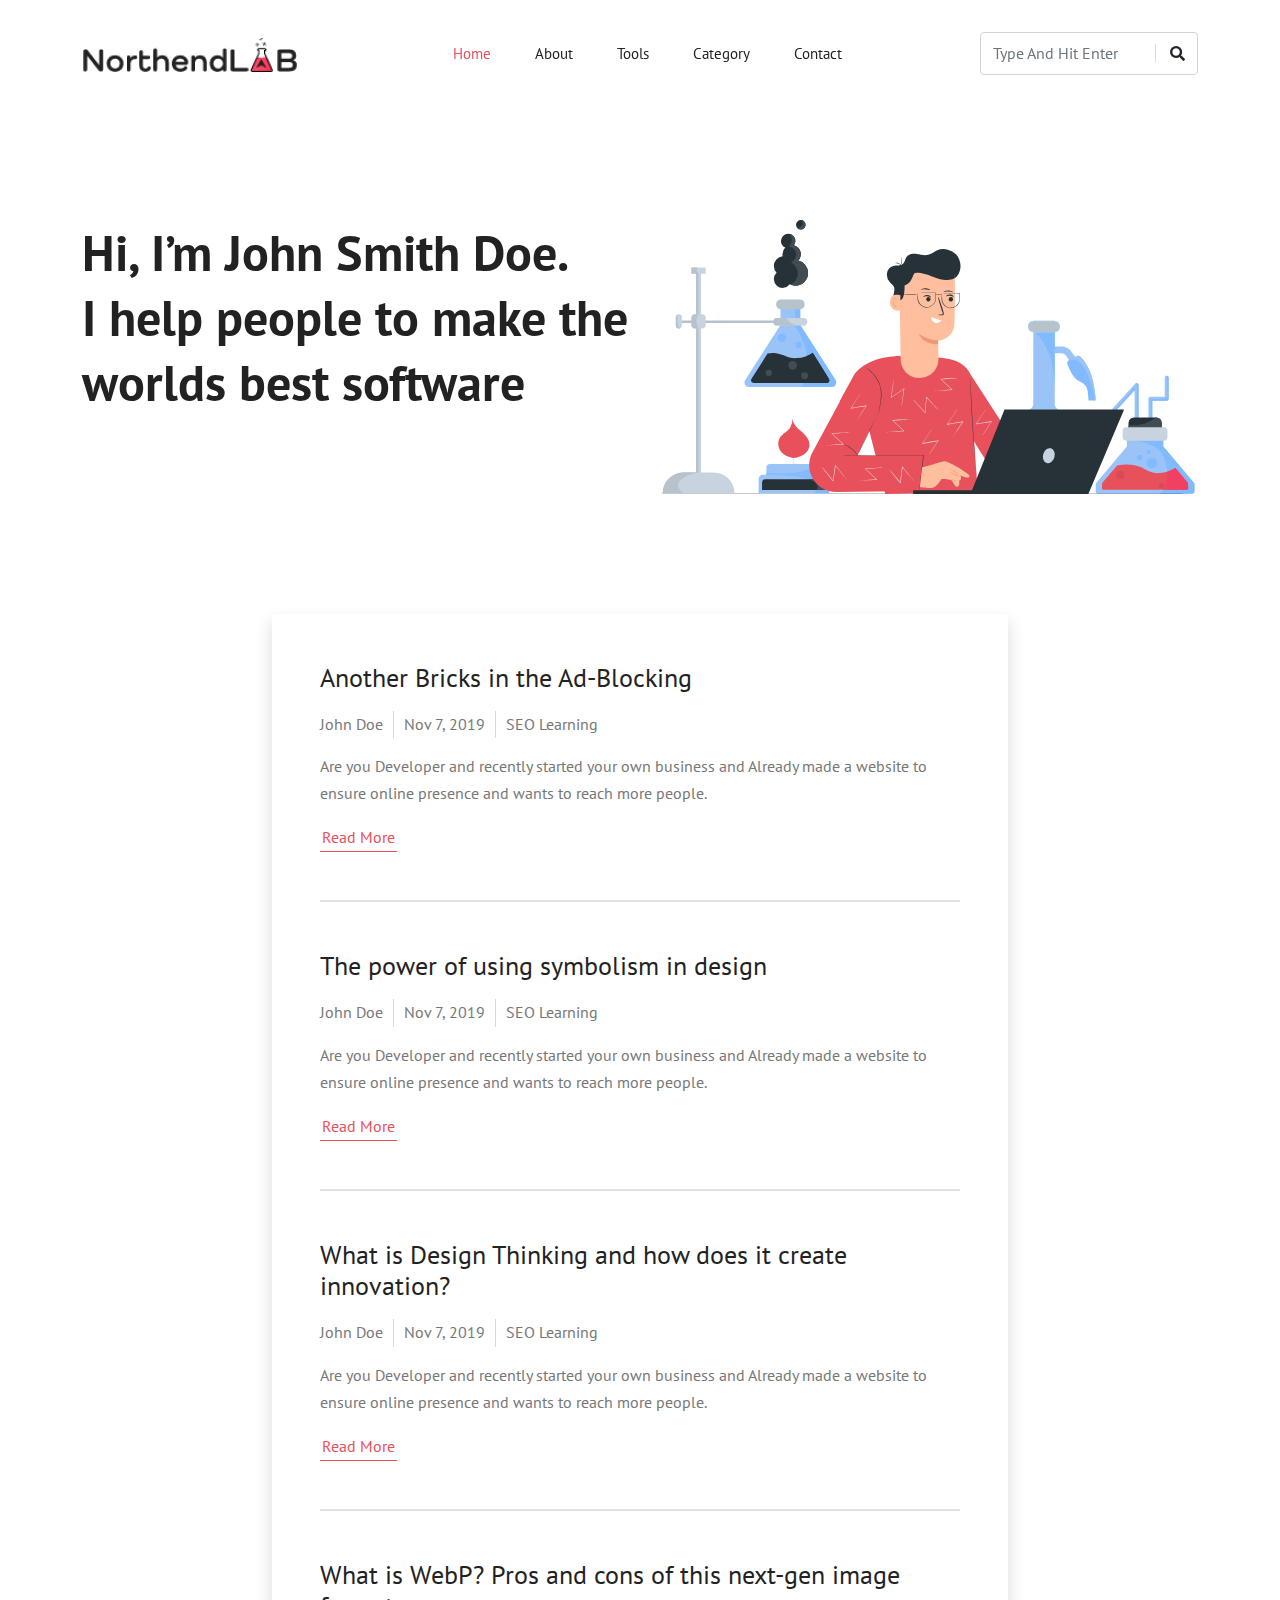
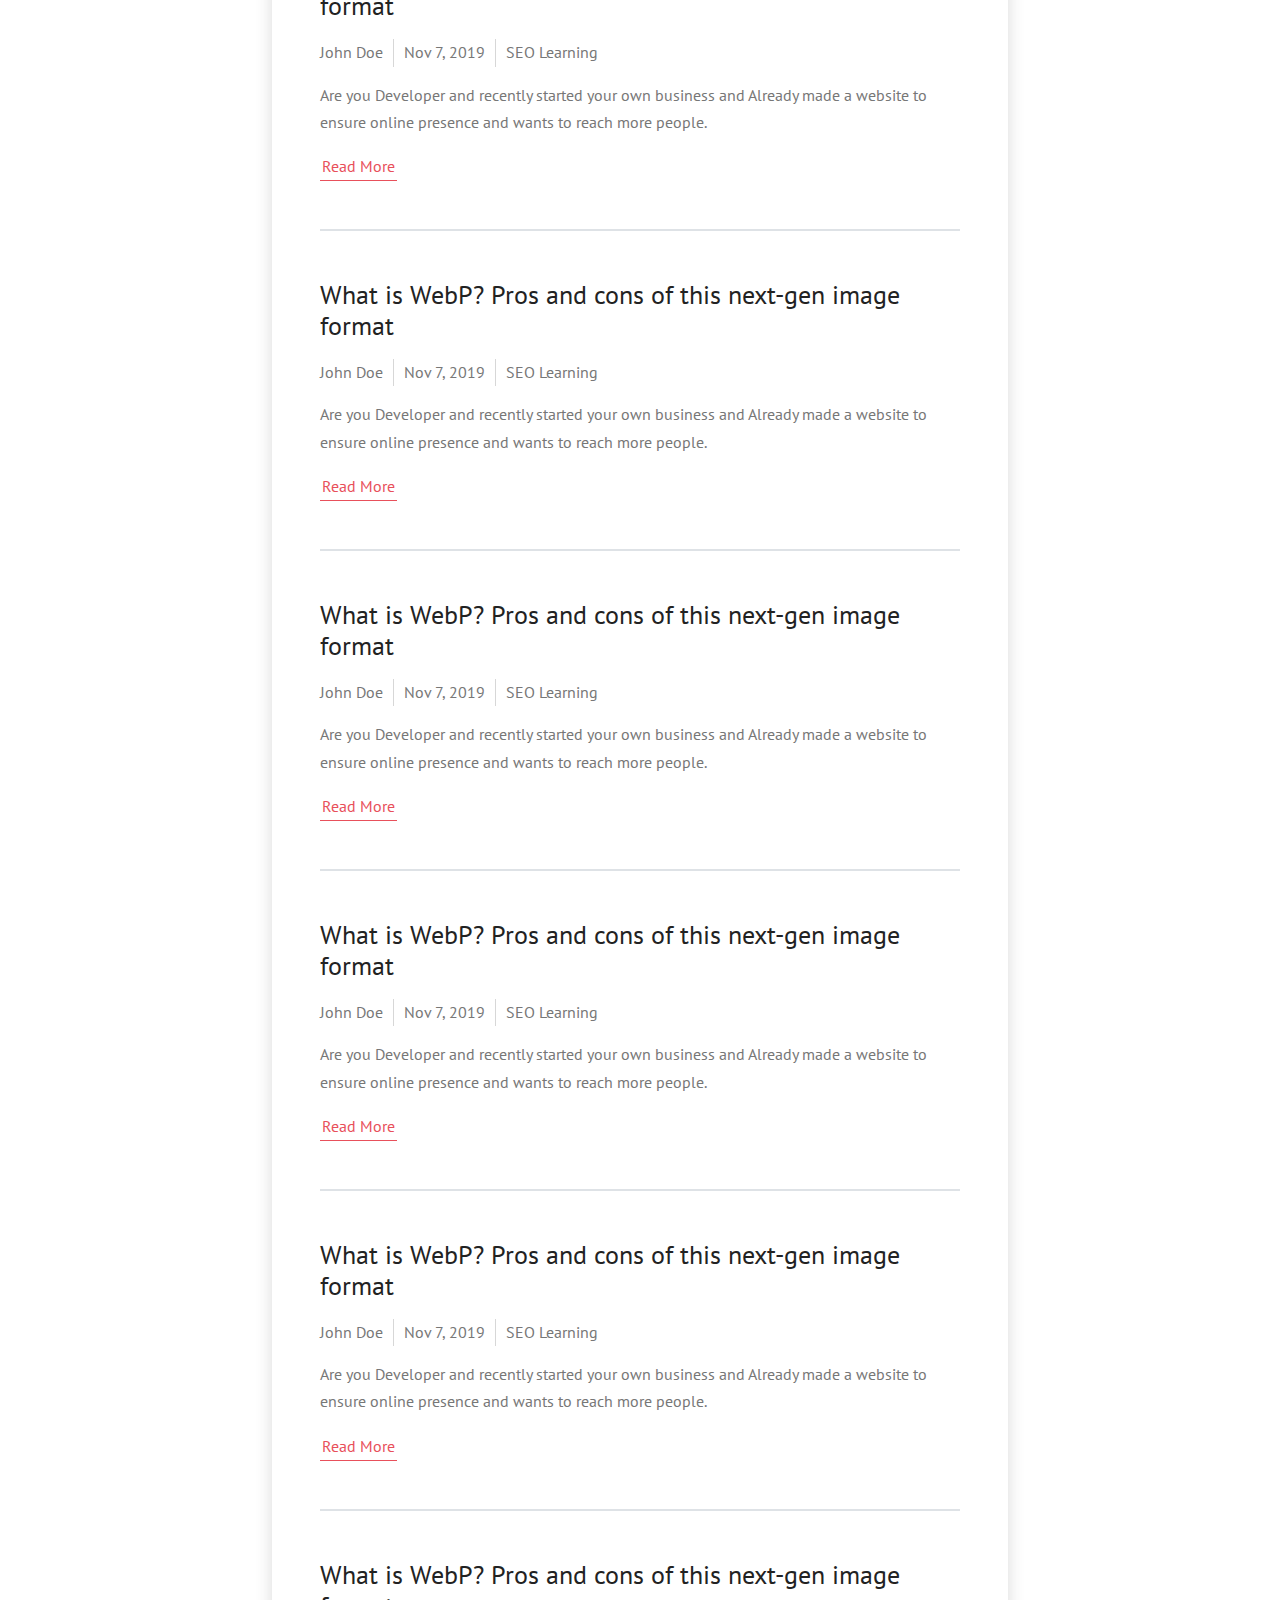
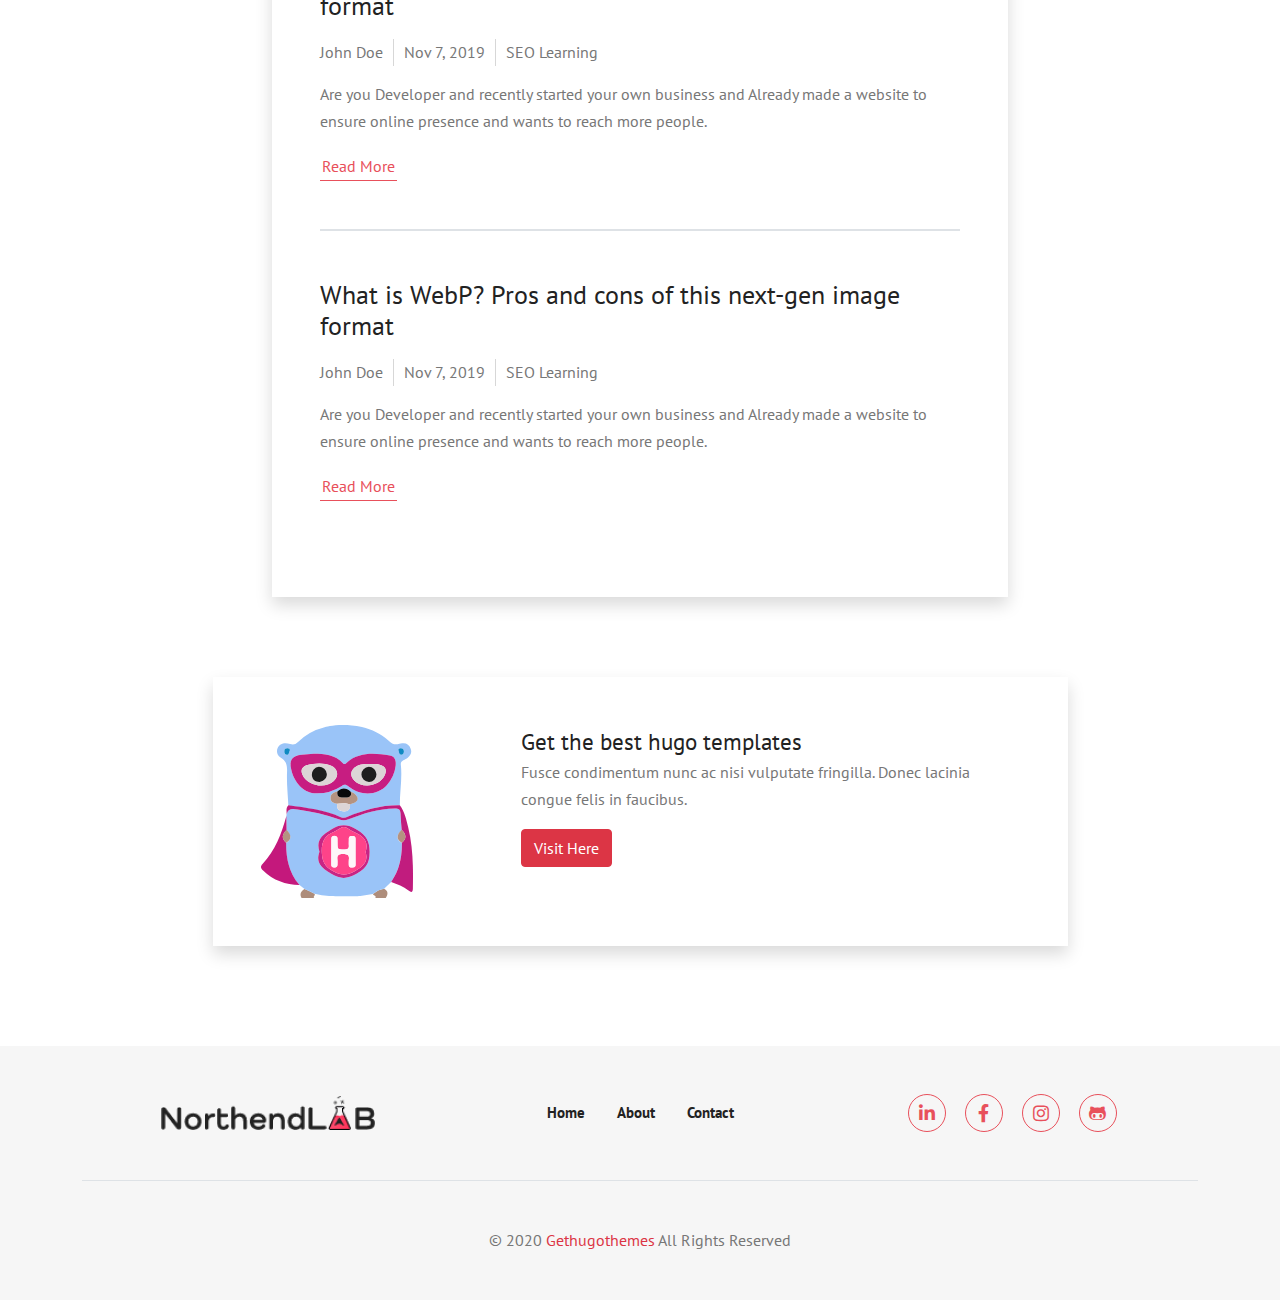
<file: home-classic.html>
<!DOCTYPE html>
<html lang="en">

<head>
  <meta charset="UTF-8">
  <meta http-equiv="X-UA-Compatible" content="IE=edge">
  <meta name="viewport" content="width=device-width, initial-scale=1.0">
  <title>Document</title>
  <!-- ** Plugins Needed for the Project ** -->
  <!-- Bootstrap -->
  <link rel="stylesheet" href="plugins/bootstrap/bootstrap.min.css">
  <!-- Fonts -->
  <link rel="stylesheet" href="plugins/fonts/all.min.css">
  <!-- slick-slider -->
  <link rel="stylesheet" href="plugins/slick/slick.css">
  <!-- favicin-icon -->
  <link rel="icon" href="demo_icon.gif" type="image/gif" sizes="16x16">
  <!-- style.css -->
  <link rel="stylesheet" href="scss/style.css">
</head>

<body>
  <header class="navigation sticky-top menu ">
    <nav class="navbar navbar-expand-lg ">
      <div class="container">
        <a class="navbar-brand" href="index.html">
          <img src="images/logo.png" alt="logo">
        </a>
        <button class="navbar-toggler" type="button" data-bs-toggle="collapse" data-bs-target="#navbarSupportedContent"
          aria-controls="navbarSupportedContent" aria-expanded="false" aria-label="Toggle navigation">
          <i class="fas fa-bars"></i>
        </button>
        <div class="collapse navbar-collapse" id="navbarSupportedContent">
          <ul class="navbar-nav mx-auto mb-2 mb-lg-0">
            <li class="nav-item dropdown  d-lg-none">
              <a class="nav-link dropdown-toggle" href="#" id="navbarDropdown" role="button" data-bs-toggle="dropdown"
                aria-expanded="false">
                Home
              </a>
              <ul class="dropdown-menu border-0" aria-labelledby="navbarDropdown">
                <li><a href="home-classic.html">Hone Classic</a></li>
                <li><a class="dropdown-item" href="#">Home Creative</a></li>
              </ul>
            </li>
            <li class="nav-item d-none d-lg-block">
              <a class="nav-link active menu-btn" aria-current="page" href="#">Home</a>
              <ul class="sub-menu menu-content">
                <li><a href="home-classic.html">Hone Classic</a></li>
                <li><a href="index.html">Home Creative</a></li>
              </ul>
            </li>
            <li class="nav-item">
              <a class="nav-link" href="about.html">About</a>
            </li>
            <li class="nav-item">
              <a class="nav-link" href="tools.html">Tools</a>
            </li>
            <li class="nav-item">
              <a class="nav-link" href="category.html">Category</a>
            </li>
            <li class="nav-item">
              <a class="nav-link" href="contact.html">Contact</a>
            </li>
          </ul>
          <form class="from-area">
            <div class="search-btn">
              <input class="form-control me-2" type="search" placeholder="Type And Hit Enter" aria-label="Search">
              <button class="btn" type="submit"><i class="fas fa-search"></i></button>
            </div>
          </form>
        </div>
      </div>
    </nav>
  </header>

  <!--  -->
  <!--  -->
  <section class="creative-banner">
    <div class="container">
      <div class="row">
        <div class="col-lg-6">
          <h1>Hi, I’m John Smith Doe.<br>I help people to make the worlds best software</h1>

        </div>
        <div class="col-lg-6">
          <img class="img-fluid" src="images/home-creative banner-img.svg" alt="img">
        </div>
      </div>
    </div>
  </section>
  <!--  -->
  <!--  -->

  <section class="section catagory">
    <div class="container">
      <div class="row justify-content-between align-items-center">
        <div class="col-lg-8 mx-auto">
          <div class="shadow p-5">
            <div class="border-bottom border-2">
              <a href="#">
                <h3 class="h2"> Another Bricks in the Ad-Blocking</h3>
              </a>
              <ul>
                <li><a href="">John Doe </a> </li>
                <li>Nov 7, 2019</li>
                <li><a href="#"> SEO Learning</a> </li>
              </ul>
              <p>Are you Developer and recently started your own business and Already made a website to ensure online
                presence and wants to reach more people.</p>
              <a href="read-more.html" class="btn btn-transparen mb-5">Read More</a>
            </div>
            <div class="border-bottom border-2">
              <a href="#">
                <h3 class="mt-5 h2">The power of using symbolism in design</h3>
              </a>

              <ul>
                <li><a href="">John Doe </a> </li>
                <li>Nov 7, 2019</li>
                <li><a href="#"> SEO Learning</a> </li>
              </ul>
              <p>Are you Developer and recently started your own business and Already made a website to ensure online
                presence and wants to reach more people.</p>
              <a href="read-more.html" class="btn btn-transparen mb-5">Read More</a>
            </div>
            <div class="border-bottom border-2">
              <a href="#">
                <h3 class="mt-5 h2"> What is Design Thinking and how does it create innovation?</h3>
              </a>

              <ul>
                <li><a href="">John Doe </a> </li>
                <li>Nov 7, 2019</li>
                <li><a href="#"> SEO Learning</a> </li>
              </ul>
              <p>Are you Developer and recently started your own business and Already made a website to ensure online
                presence and wants to reach more people.</p>
              <a href="read-more.html" class="btn btn-transparen mb-5">Read More</a>
            </div>
            <div class="border-bottom border-2">
              <a href="#">
                <h3 class="mt-5 h2"> What is WebP? Pros and cons of this next-gen image format</h3>
              </a>

              <ul>
                <li><a href="">John Doe </a> </li>
                <li>Nov 7, 2019</li>
                <li><a href="#"> SEO Learning</a> </li>
              </ul>
              <p>Are you Developer and recently started your own business and Already made a website to ensure online
                presence and wants to reach more people.</p>
              <a href="read-more.html" class="btn btn-transparen mb-5">Read More</a>
            </div>
            <div class="border-bottom border-2">
              <a href="#">
                <h3 class="mt-5 h2"> What is WebP? Pros and cons of this next-gen image format</h3>
              </a>

              <ul>
                <li><a href="">John Doe </a> </li>
                <li>Nov 7, 2019</li>
                <li><a href="#"> SEO Learning</a> </li>
              </ul>
              <p>Are you Developer and recently started your own business and Already made a website to ensure online
                presence and wants to reach more people.</p>
              <a href="read-more.html" class="btn btn-transparen mb-5">Read More</a>
            </div>
            <div class="border-bottom border-2">
              <a href="#">
                <h3 class="mt-5 h2"> What is WebP? Pros and cons of this next-gen image format</h3>
              </a>

              <ul>
                <li><a href="">John Doe </a> </li>
                <li>Nov 7, 2019</li>
                <li><a href="#"> SEO Learning</a> </li>
              </ul>
              <p>Are you Developer and recently started your own business and Already made a website to ensure online
                presence and wants to reach more people.</p>
              <a href="read-more.html" class="btn btn-transparen mb-5">Read More</a>
            </div>
            <div class="border-bottom border-2">
              <a href="#">
                <h3 class="mt-5 h2"> What is WebP? Pros and cons of this next-gen image format</h3>
              </a>

              <ul>
                <li><a href="">John Doe </a> </li>
                <li>Nov 7, 2019</li>
                <li><a href="#"> SEO Learning</a> </li>
              </ul>
              <p>Are you Developer and recently started your own business and Already made a website to ensure online
                presence and wants to reach more people.</p>
              <a href="read-more.html" class="btn btn-transparen mb-5">Read More</a>
            </div>
            <div class="border-bottom border-2">
              <a href="#">
                <h3 class="mt-5 h2"> What is WebP? Pros and cons of this next-gen image format</h3>
              </a>

              <ul>
                <li><a href="">John Doe </a> </li>
                <li>Nov 7, 2019</li>
                <li><a href="#"> SEO Learning</a> </li>
              </ul>
              <p>Are you Developer and recently started your own business and Already made a website to ensure online
                presence and wants to reach more people.</p>
              <a href="read-more.html" class="btn btn-transparen mb-5">Read More</a>
            </div>
            <div class="border-bottom border-2">
              <a href="#">
                <h3 class="mt-5 h2"> What is WebP? Pros and cons of this next-gen image format</h3>
              </a>

              <ul>
                <li><a href="">John Doe </a> </li>
                <li>Nov 7, 2019</li>
                <li><a href="#"> SEO Learning</a> </li>
              </ul>
              <p>Are you Developer and recently started your own business and Already made a website to ensure online
                presence and wants to reach more people.</p>
              <a href="read-more.html" class="btn btn-transparen mb-5">Read More</a>
            </div>
            <div class="border-bottom border-2">
              <a href="#">
                <h3 class="mt-5 h2"> What is WebP? Pros and cons of this next-gen image format</h3>
              </a>

              <ul>
                <li><a href="">John Doe </a> </li>
                <li>Nov 7, 2019</li>
                <li><a href="#"> SEO Learning</a> </li>
              </ul>
              <p>Are you Developer and recently started your own business and Already made a website to ensure online
                presence and wants to reach more people.</p>
              <a href="read-more.html" class="btn btn-transparen mb-5">Read More</a>
            </div>
          </div>
        </div>
      </div>
    </div>
  </section>
  <!--  -->
  <!--  -->
  <section class="cta">
    <div class="container">
      <div class="row">
        <div class="col-lg-9 shadow mx-auto p-5">
          <div class="row">
            <div class="col-lg-4">
              <img class="img-fluid" src="images/hugo-muscot.svg" alt="img">
            </div>
            <div class="col-lg-8">
              <h3>Get the best hugo templates</h3>
              <p>Fusce condimentum nunc ac nisi vulputate fringilla. Donec lacinia congue felis in faucibus.</p>
            <div class="btn btn-danger">Visit Here</div>
            </div>
          </div>
        </div>
      </div>
    </div>
  </section>
  <!--  -->
  <!-- footer start-->
  <footer class="py-5">
    <div class="container">
      <div class="row mx-auto align-items-center text-center justify-content-between">
        <div class="col-lg-4 col-sm-12 col-md-12 mb-4 mb-lg-0">
          <a href="index.html">
            <img src="images/logo.png" alt="img">
          </a>
        </div>
        <div class="col-lg-4 col-sm-12 col-md-12 mb-4 mb-lg-0">
          <ul class="list-inline links">
            <li class="list-inline-item"><a href="#">Home</a></li>
            <li class="list-inline-item"><a href="#">About</a></li>
            <li class="list-inline-item"><a href="#">Contact</a></li>
          </ul>
        </div>
        <div class="col-lg-4 col-sm-12 col-md-12">
          <ul class="list-inline socal-icon">
            <li class="list-inline-item"><a href="#"><i class="fab fa-linkedin-in"></i></a></li>
            <li class="list-inline-item"><a href="#"><i class="fab fa-facebook-f"></i></a></li>
            <li class="list-inline-item"><a href="#"><i class="fab fa-instagram"></i></a></li>
            <li class="list-inline-item"><a href="#"><i class="fab fa-github-alt"></i></a></li>
          </ul>
        </div>
      </div>
      <div class="border-bottom my-5"></div>
      <p class="text-center mb-0 "> © 2020 <a href="https://gethugothemes.com/" target="blank"
          class="text-danger">Gethugothemes</a> All Rights Reserved </p>
    </div>
  </footer>
  <!-- footer start-->


  <!-- jquery -->
  <script src="plugins/jquery/jquery-1.12.4.min.js"></script>
  <!--Bootstrap  -->
  <script src="plugins/bootstrap/bootstrap.bundle.js"></script>
  <!-- slick-slider -->
  <script src="plugins/slick/slick.min.js"></script>
  <!--script  -->
  <script src="js/script.js"></script>

</body>

</html>
</file>
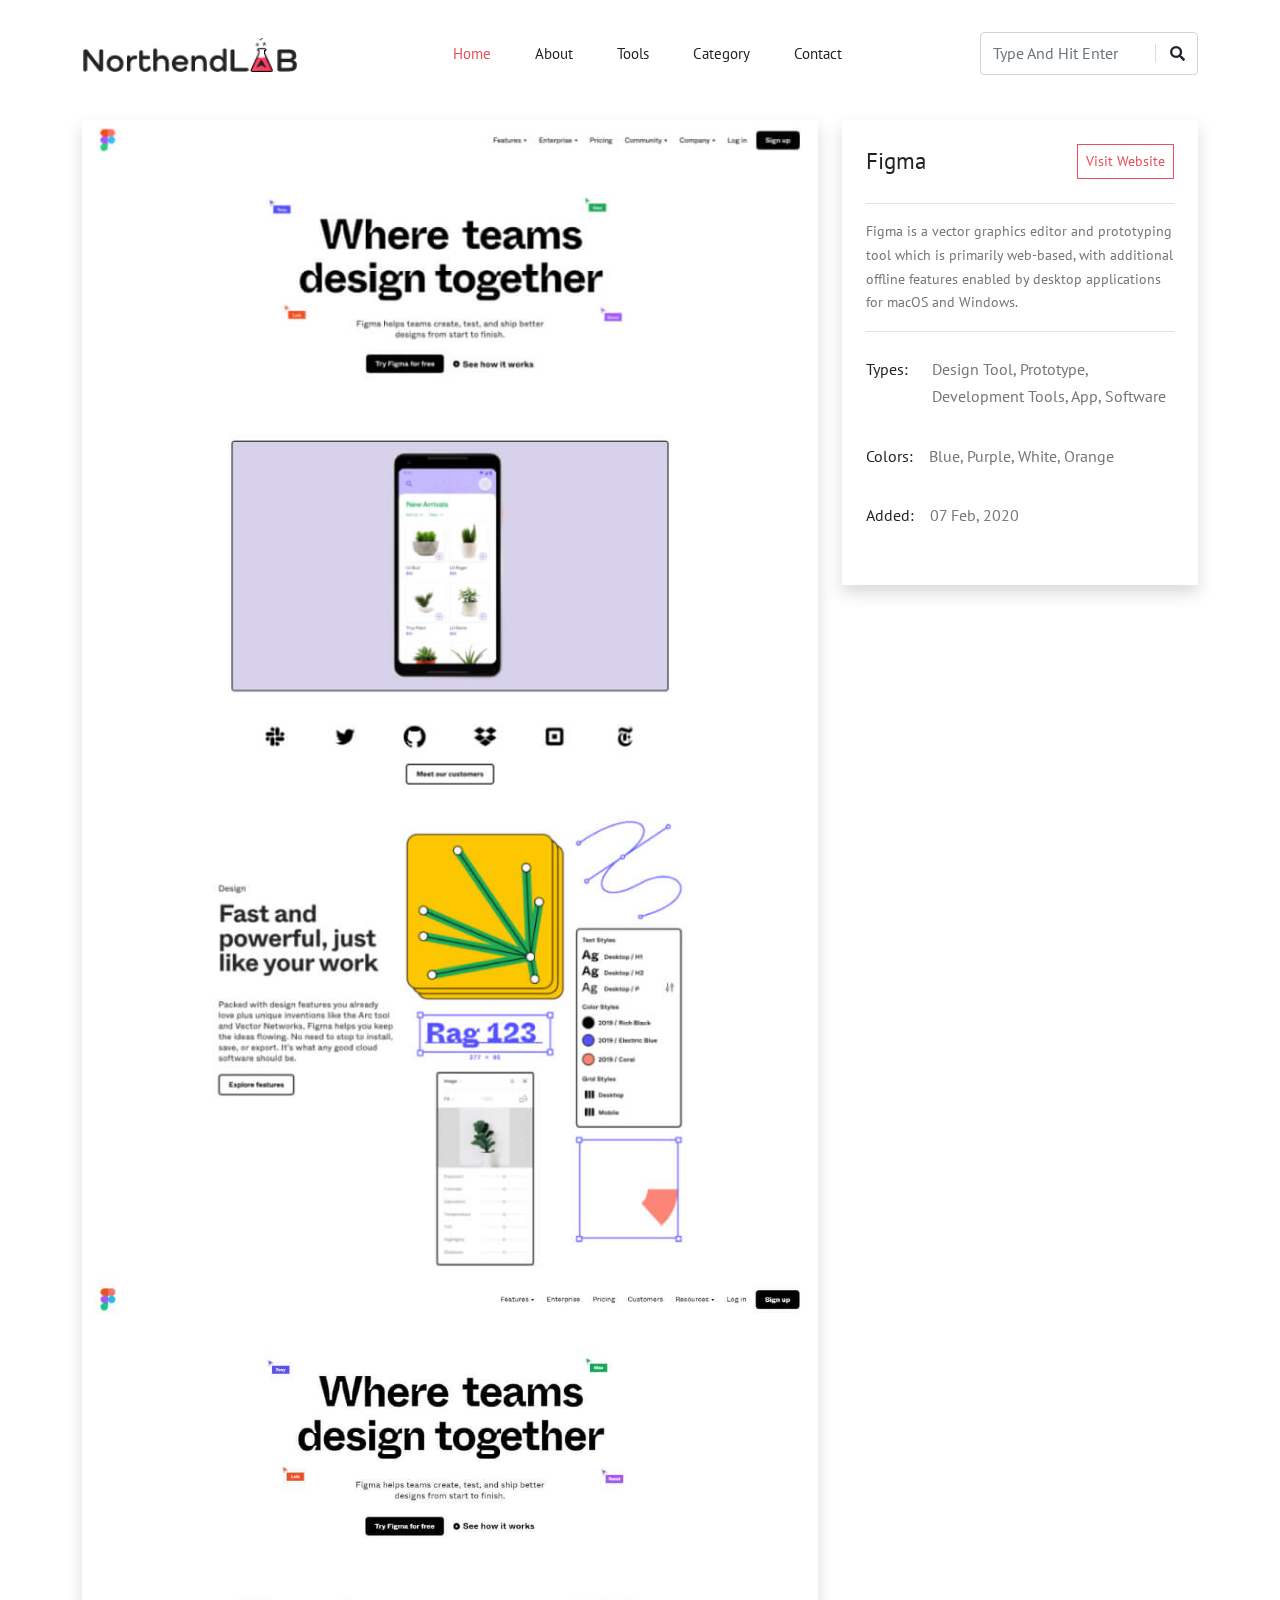
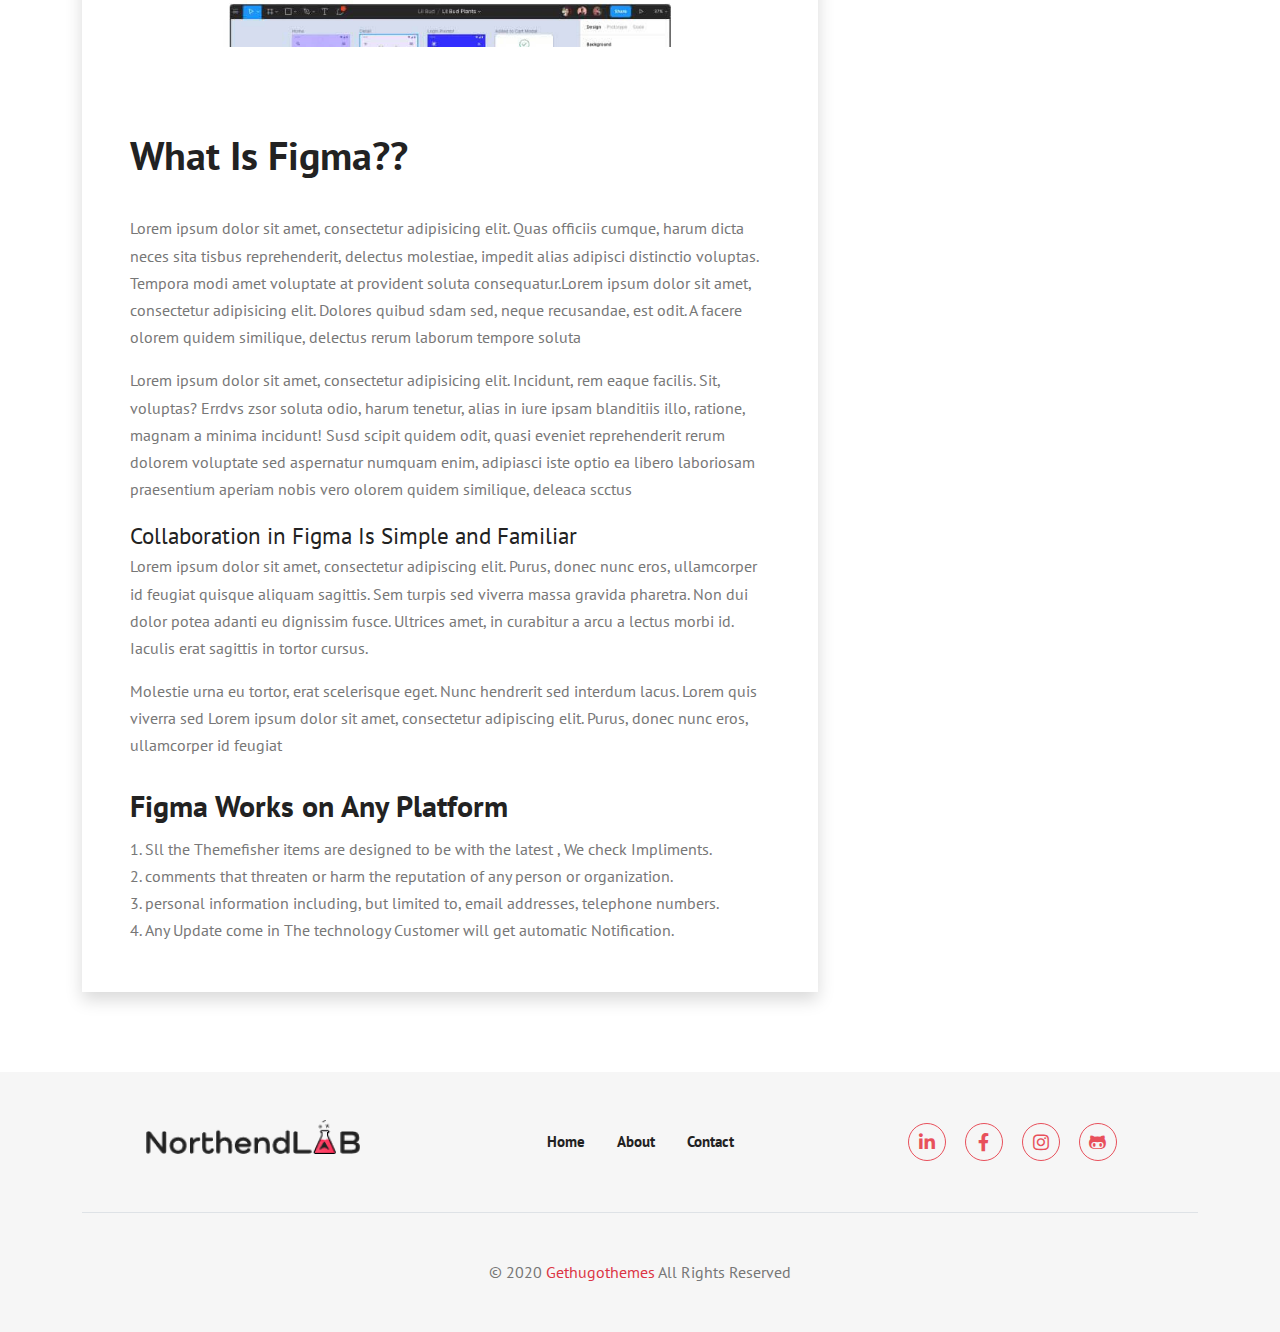
<file: read-more.html>
<!DOCTYPE html>
<html lang="en">

<head>
  <meta charset="UTF-8">
  <meta http-equiv="X-UA-Compatible" content="IE=edge">
  <meta name="viewport" content="width=device-width, initial-scale=1.0">
  <title>Git</title>
  <!-- ** Plugins Needed for the Project ** -->
  <!-- Bootstrap -->
  <link rel="stylesheet" href="plugins/bootstrap/bootstrap.min.css">
  <!-- google-Fonts -->
  <link rel="stylesheet" href="plugins/fonts/all.min.css">
  <!-- slick-slider -->
  <link rel="stylesheet" href="plugins/slick/slick.css">
  <!-- style.css -->
  <link rel="stylesheet" href="scss/style.css">
</head>

<body>
  <header class="navigation sticky-top">
    <nav class="navbar navbar-expand-lg ">
      <div class="container">
        <a class="navbar-brand" href="index.html">
          <img src="images/logo.png" alt="logo">
        </a>
        <button class="navbar-toggler" type="button" data-bs-toggle="collapse" data-bs-target="#navbarSupportedContent"
          aria-controls="navbarSupportedContent" aria-expanded="false" aria-label="Toggle navigation">
          <i class="fas fa-bars"></i>
        </button>
        <div class="collapse navbar-collapse" id="navbarSupportedContent">
          <ul class="navbar-nav mx-auto mb-2 mb-lg-0">
            <li class="nav-item dropdown  d-lg-none">
              <a class="nav-link dropdown-toggle" href="#" id="navbarDropdown" role="button" data-bs-toggle="dropdown"
                aria-expanded="false">
                Home
              </a>
              <ul class="dropdown-menu border-0" aria-labelledby="navbarDropdown">
                <li><a href="classic.html">Hone Classic</a></li>
                <li><a class="dropdown-item" href="#">Home Creative</a></li>
              </ul>
            </li>
            <li class="nav-item d-none d-lg-block">
              <a class="nav-link active menu-btn" aria-current="page" href="#">Home</a>
              <ul class="sub-menu menu-content">
                <li><a href="classic.html">Hone Classic</a></li>
                <li><a href="index.html">Home Creative</a></li>
              </ul>
            </li>
            <li class="nav-item">
              <a class="nav-link" href="about.html">About</a>
            </li>
            <li class="nav-item">
              <a class="nav-link" href="tools.html">Tools</a>
            </li>
            <li class="nav-item">
              <a class="nav-link" href="category.html">Category</a>
            </li>
            <li class="nav-item">
              <a class="nav-link" href="contact.html">Contact</a>
            </li>
            <li class="nav-item d-lg-none">
              <form class="from-area ">
                  <input class="form-control me-2 " type="search" placeholder="Type And Hit Enter" aria-label="Search">
                  <button class="btn"  type="submit"><i class="fas fa-search"></i></button>
              </form>
            </li>
          </ul>
          <form class="from-area  d-none d-lg-block">
            <input class="form-control me-2 " type="search" placeholder="Type And Hit Enter" aria-label="Search">
            <button class="btn"  type="submit"><i class="fas fa-search"></i></button>
        </form>
        </div>
      </div>
    </nav>
  </header>
  <!--  -->
  <section class="section">
    <div class="container">
      <div class="row">
        <div class="col-lg-8 order-1 order-lg-0">
          <div class="shadow">
            <img class="img-fluid" src="images/tools-images/figma-lg.jpg" alt="img">
            <img class="img-fluid" src="images/tools-images/figma.jpg" alt="img">

            <div class="block content  p-5">
              <h2 id="what-is-figma">What Is Figma??</h2>
              <p>Lorem ipsum dolor sit amet, consectetur adipisicing elit. Quas officiis cumque, harum dicta neces sita
                tisbus reprehenderit, delectus molestiae, impedit alias adipisci distinctio voluptas. Tempora modi amet
                voluptate at provident soluta consequatur.Lorem ipsum dolor sit amet, consectetur adipisicing elit.
                Dolores quibud sdam sed, neque recusandae, est odit. A facere olorem quidem similique, delectus rerum
                laborum tempore soluta</p>
              <p>Lorem ipsum dolor sit amet, consectetur adipisicing elit. Incidunt, rem eaque facilis. Sit, voluptas?
                Errdvs zsor soluta odio, harum tenetur, alias in iure ipsam blanditiis illo, ratione, magnam a minima
                incidunt! Susd scipit quidem odit, quasi eveniet reprehenderit rerum dolorem voluptate sed aspernatur
                numquam enim, adipiasci iste optio ea libero laboriosam praesentium aperiam nobis vero olorem quidem
                similique, deleaca scctus</p>
              <h3 id="collaboration-in-figma">Collaboration in Figma Is Simple and Familiar</h3>
              <p>Lorem ipsum dolor sit amet, consectetur adipiscing elit. Purus, donec nunc eros, ullamcorper id feugiat
                quisque aliquam sagittis. Sem turpis sed viverra massa gravida pharetra. Non dui dolor potea adanti eu
                dignissim fusce. Ultrices amet, in curabitur a arcu a lectus morbi id. Iaculis erat sagittis in tortor
                cursus.</p>
              <p>Molestie urna eu tortor, erat scelerisque eget. Nunc hendrerit sed interdum lacus. Lorem quis viverra
                sed
                Lorem ipsum dolor sit amet, consectetur adipiscing elit. Purus, donec nunc eros, ullamcorper id feugiat
              </p>
              <h3 class="collaboration-in-figma figma-works-on-any-platform">Figma Works on Any Platform</h3>
              <ol>
                <li class="paragraph">Sll the Themefisher items are designed to be with the latest , We check
                  Impliments.</li>
                <li class="paragraph">comments that threaten or harm the reputation of any person or organization.</li>
                <li class="paragraph">personal information including, but limited to, email addresses, telephone
                  numbers.</li>
                <li class="paragraph">Any Update come in The technology Customer will get automatic Notification.</li>
              </ol>
            </div>
          </div>

        </div>
        <div class="col-lg-4 order-0 order-lg-1  mb-5">
          <div class="shadow p-4 position-sticky" id="figma">
            <div class="d-flex justify-content-between">
              <h3 class="">Figma</h3>
              <a class="btn btn-outline-primary btn-sm rounded-0" href="https://figma.com/" target="_blank">Visit
                Website</a>
            </div>
            <div class="border-top border-bottom py-3 my-4 content">Figma is a vector graphics editor and prototyping
              tool which is primarily web-based, with additional offline features enabled by desktop applications for
              macOS and Windows.</div>
            <div class="mb-3 d-flex">
              <h6 class="paragraph text-dark">Types:</h6>
              <p class="ps-4">Design Tool, Prototype, Development Tools, App, Software</p>
            </div>
            <div class="mb-3 d-flex ">
              <h6 class="paragraph text-dark">Colors:</h6>
              <p class="ps-3">Blue, Purple, White, Orange</p>
            </div>
            <div class="mb-3 d-flex ">
              <h6 class="paragraph text-dark">Added:</h6>
              <p class="ps-3">07 Feb, 2020</p>
            </div>
          </div>

        </div>
      </div>
    </div>
  </section>
  <!--  -->
  <!--  footer-start-->
  <footer class="py-5">
    <div class="container">
      <div class="row mx-auto align-items-center text-center justify-content-between">
        <div class="col-lg-4 col-sm-12 col-md-12 mb-4 mb-lg-0">
          <a href="index.html" class="footer-logo">
            <img src="images/logo.png" alt="img">
          </a>
        </div>
        <div class="col-lg-4 col-sm-12 col-md-12 mb-4 mb-lg-0">
          <ul class="list-inline links">
            <li class="list-inline-item"><a href="#">Home</a></li>
            <li class="list-inline-item"><a href="#">About</a></li>
            <li class="list-inline-item"><a href="#">Contact</a></li>
          </ul>
        </div>
        <div class="col-lg-4 col-sm-12 col-md-12">
          <ul class="list-inline socal-icon">
            <li class="list-inline-item"><a href="#"><i class="fab fa-linkedin-in"></i></a></li>
            <li class="list-inline-item"><a href="#"><i class="fab fa-facebook-f"></i></a></li>
            <li class="list-inline-item"><a href="#"><i class="fab fa-instagram"></i></a></li>
            <li class="list-inline-item"><a href="#"><i class="fab fa-github-alt"></i></a></li>
          </ul>
        </div>
      </div>
      <div class="border-bottom my-5"></div>
      <p class="text-center mb-0 "> © 2020 <a href="https://gethugothemes.com/" target="blank"
        rel="nofollow"  class="text-danger">Gethugothemes</a> All Rights Reserved </p>
    </div>
  </footer>
  <!--  footer-end-->


  <!-- jquery -->
  <script src="plugins/jquery/jquery-1.12.4.min.js"></script>
  <!--Bootstrap  -->
  <script src="plugins/bootstrap/bootstrap.bundle.js"></script>
  <!-- slick-slider -->
  <script src="plugins/slick/slick.min.js"></script>
  <!--  -->
  <script src="js/script.js"></script>


</body>

</html>
</file>
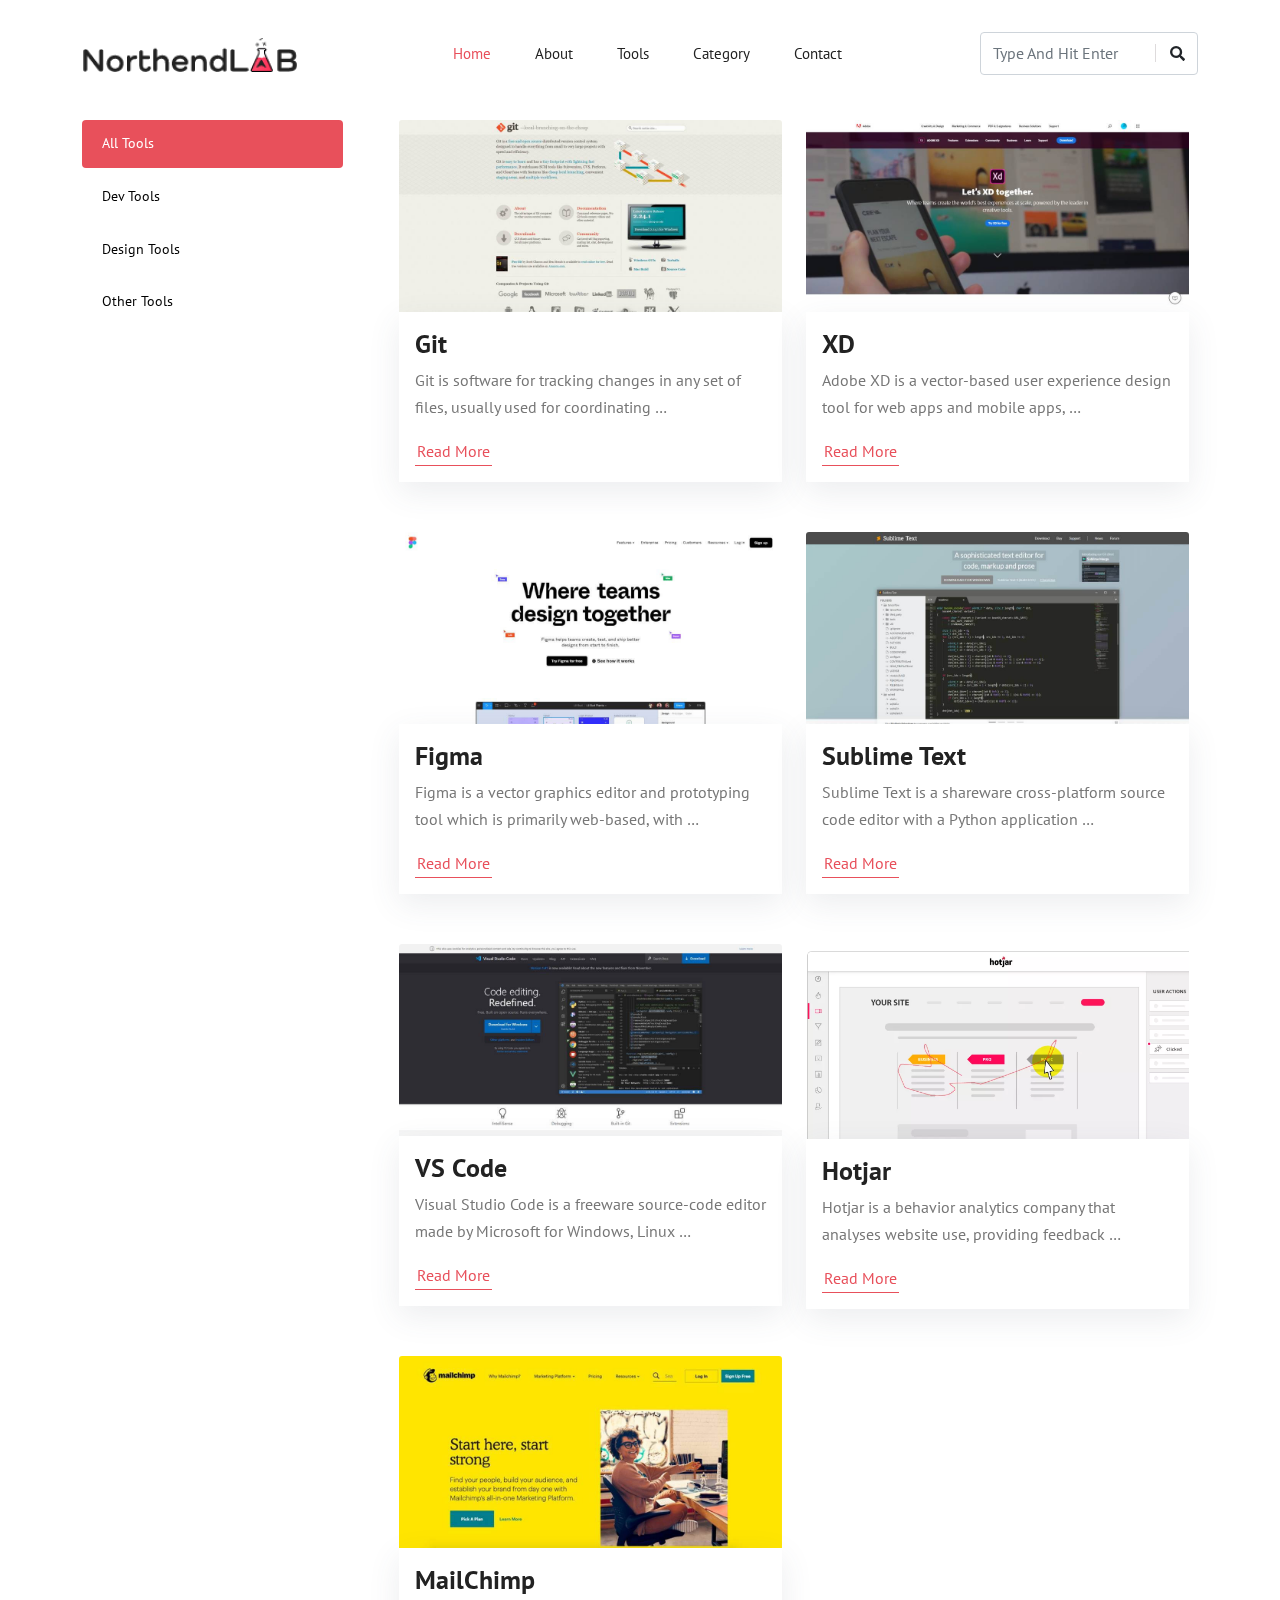
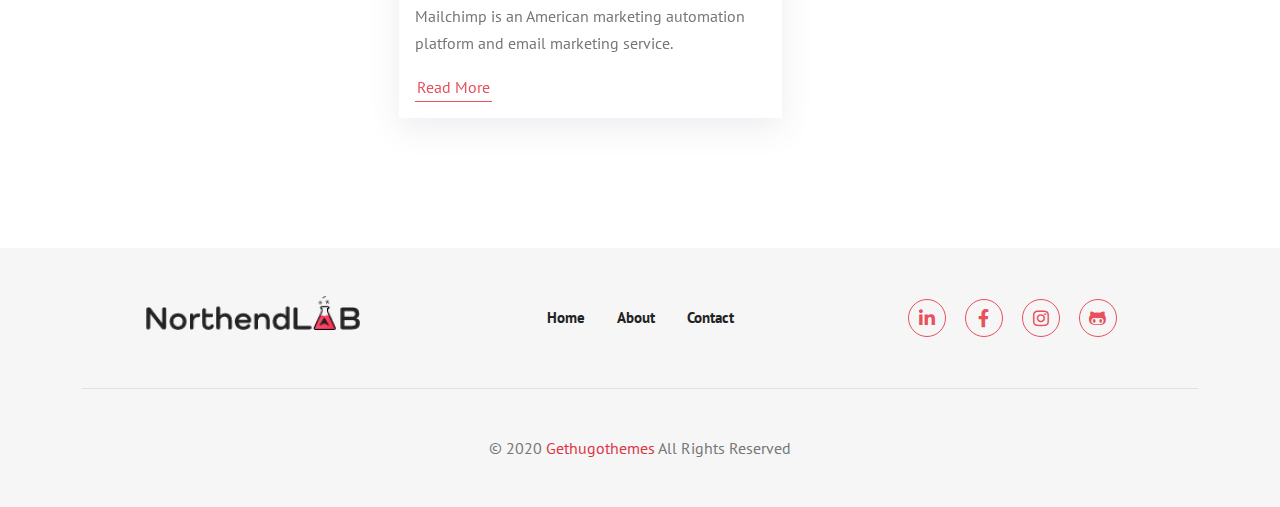
<file: tools.html>
<!DOCTYPE html>
<html lang="en">

<head>
  <meta charset="UTF-8">
  <meta http-equiv="X-UA-Compatible" content="IE=edge">
  <meta name="viewport" content="width=device-width, initial-scale=1.0">
  <title>Tools</title>
  <!-- ** Plugins Needed for the Project ** -->
  <!-- Bootstrap -->
  <link rel="stylesheet" href="plugins/bootstrap/bootstrap.min.css">
  <!-- google-Fonts -->
  <link rel="stylesheet" href="plugins/fonts/all.min.css">
  <!-- slick-slider -->
  <link rel="stylesheet" href="plugins/slick/slick.css">
  <!-- style.css -->
  <link rel="stylesheet" href="scss/style.css">
</head>

<body>
  <header class="navigation sticky-top">
    <nav class="navbar navbar-expand-lg ">
      <div class="container">
        <a class="navbar-brand" href="index.html">
          <img src="images/logo.png" alt="logo">
        </a>
        <button class="navbar-toggler" type="button" data-bs-toggle="collapse" data-bs-target="#navbarSupportedContent"
          aria-controls="navbarSupportedContent" aria-expanded="false" aria-label="Toggle navigation">
          <i class="fas fa-bars"></i>
        </button>
        <div class="collapse navbar-collapse" id="navbarSupportedContent">
          <ul class="navbar-nav mx-auto mb-2 mb-lg-0">
            <li class="nav-item dropdown  d-lg-none">
              <a class="nav-link dropdown-toggle" href="#" id="navbarDropdown" role="button" data-bs-toggle="dropdown"
                aria-expanded="false">
                Home
              </a>
              <ul class="dropdown-menu border-0" aria-labelledby="navbarDropdown">
                <li><a href="classic.html">Hone Classic</a></li>
                <li><a class="dropdown-item" href="#">Home Creative</a></li>
              </ul>
            </li>
            <li class="nav-item d-none d-lg-block">
              <a class="nav-link active menu-btn" aria-current="page" href="#">Home</a>
              <ul class="sub-menu menu-content">
                <li><a href="classic.html">Hone Classic</a></li>
                <li><a href="index.html">Home Creative</a></li>
              </ul>
            </li>
            <li class="nav-item">
              <a class="nav-link" href="about.html">About</a>
            </li>
            <li class="nav-item">
              <a class="nav-link" href="tools.html">Tools</a>
            </li>
            <li class="nav-item">
              <a class="nav-link" href="category.html">Category</a>
            </li>
            <li class="nav-item">
              <a class="nav-link" href="contact.html">Contact</a>
            </li>
            <li class="nav-item d-lg-none">
              <form class="from-area ">
                  <input class="form-control me-2 " type="search" placeholder="Type And Hit Enter" aria-label="Search">
                  <button class="btn"  type="submit"><i class="fas fa-search"></i></button>
              </form>
            </li>
          </ul>
          <form class="from-area  d-none d-lg-block">
            <input class="form-control me-2 " type="search" placeholder="Type And Hit Enter" aria-label="Search">
            <button class="btn"  type="submit"><i class="fas fa-search"></i></button>
        </form>
        </div>
      </div>
    </nav>
  </header>

  <!--  -->

  <!--  -->

  <section class="section ">
    <div class="container">
      <div class="row">
        <div class="col-lg-3 col-md-4 mb-5"> 
          <ul class="tools-list position-sticky">
            <li class="list active" data-filter="all">All Tools</li>
            <li class="list" data-filter="1">Dev Tools</li>
            <li class="list" data-filter="2">Design Tools</li>
            <li class="list" data-filter="3">Other Tools</li>
          </ul>
        </div>
        <div class="col-lg-9 col-md-8">
          <div class="row  filtr-container  justify-content-between">
            <div class="col-lg-6 col-12 filtr-item mb-5" data-category="1" data-sort="value">
              <div class="card border-0 ">
                <a href="read-more.html"> <img src="images/tools-images/git.jpg" class="card-img-top" alt="img"></a>
                <div class="card-body">
                  <h5 class="card-title h2">Git</h5>
                  <p class="card-text">Git is software for tracking changes in any set of files, usually used for
                    coordinating …</p>
                  <a href="read-more.html" class="btn btn-transparen">Read More</a>
                </div>
              </div>
            </div>
            <div class="col-lg-6 col-12 filtr-item " data-category="2" data-sort="value">
              <div class="card border-0 ">
                <a href="read-more.html"> <img src="images//tools-images/xd.jpg" class="card-img-top" alt=".img"></a>
                <div class="card-body">
                  <h5 class="card-title h2">XD</h5>
                  <p class="card-text">Adobe XD is a vector-based user experience design tool for web apps and mobile
                    apps, …</p>
                  <a href="read-more.html" class="btn btn-transparen">Read More</a>
                </div>
              </div>
            </div>
            <div class="col-lg-6 col-12 filtr-item" data-category="2" data-sort="value">
              <div class="card border-0  ">
                <a href="read-more.html"> <img src="images/tools-images/figma.jpg" class="card-img-top" alt="img"> </a>
                <div class="card-body">
                  <h5 class="card-title h2">Figma</h5>
                  <p class="card-text">Figma is a vector graphics editor and prototyping tool which is primarily
                    web-based, with …</p>
                  <a href="read-more.html" class="btn btn-transparen">Read More</a>
                </div>
              </div>
            </div>
            <div class="col-lg-6 col-12 filtr-item " data-category="1" data-sort="value">
              <div class="card border-0 ">
                <a href="read-more.html"><img src="images/tools-images/sublime.jpg" class="card-img-top" alt=".img">
                </a>
                <div class="card-body">
                  <h5 class="card-title h2">Sublime Text</h5>
                  <p class="card-text">Sublime Text is a shareware cross-platform source code editor with a Python
                    application …</p>
                  <a href="read-more.html" class="btn btn-transparen">Read More</a>
                </div>
              </div>
            </div>
            <div class="col-lg-6 col-12 filtr-item " data-category="1" data-sort="value">
              <div class="card border-0 ">
                <a href="read-more.html"><img src="images/tools-images/vs-code.jpg" class="card-img-top" alt="img"> </a>
                <div class="card-body">
                  <h5 class="card-title h2">VS Code</h5>
                  <p class="card-text">Visual Studio Code is a freeware source-code editor made by Microsoft for
                    Windows, Linux …</p>
                  <a href="read-more.html" class="btn btn-transparen">Read More</a>
                </div>
              </div>
            </div>
            <div class="col-lg-6 col-12 filtr-item " data-category="3" data-sort="value">
              <div class="card border-0 ">
                <a href="read-more.html"> <img src="images/tools-images/hotjar.png" class="card-img-top" alt=".img">
                </a>
                <div class="card-body">
                  <h5 class="card-title h2">Hotjar</h5>
                  <p class="card-text">Hotjar is a behavior analytics company that analyses website use, providing
                    feedback …</p>
                  <a href="read-more.html" class="btn btn-transparen">Read More</a>
                </div>
              </div>
            </div>
            <div class="col-lg-6 col-12 filtr-item " data-category="3" data-sort="value">
              <div class="card border-0 ">
                <a href="read-more.html"> <img src="images/tools-images/MailChimp.jpg" class="card-img-top"
                    alt=".img"></a>
                <div class="card-body">
                  <h5 class="card-title h2">MailChimp</h5>
                  <p class="card-text">Mailchimp is an American marketing automation platform and email marketing
                    service.</p>
                  <a href="read-more.html" class="btn btn-transparen">Read More</a>
                </div>
              </div>
            </div>
          </div>
        </div>
      </div>
    </div>
  </section>
  <!--  -->

  <!-- footer-start -->
  <footer class="py-5">
    <div class="container">
      <div class="row mx-auto align-items-center text-center justify-content-between">
        <div class="col-lg-4 col-sm-12 col-md-12 mb-4 mb-lg-0">
          <a href="index.html" class="footer-logo">
            <img src="images/logo.png" alt="img">
          </a>
        </div>
        <div class="col-lg-4 col-sm-12 col-md-12 mb-4 mb-lg-0">
          <ul class="list-inline links">
            <li class="list-inline-item"><a href="#">Home</a></li>
            <li class="list-inline-item"><a href="#">About</a></li>
            <li class="list-inline-item"><a href="#">Contact</a></li>
          </ul>
        </div>
        <div class="col-lg-4 col-sm-12 col-md-12">
          <ul class="list-inline socal-icon">
            <li class="list-inline-item"><a href="#"><i class="fab fa-linkedin-in"></i></a></li>
            <li class="list-inline-item"><a href="#"><i class="fab fa-facebook-f"></i></a></li>
            <li class="list-inline-item"><a href="#"><i class="fab fa-instagram"></i></a></li>
            <li class="list-inline-item"><a href="#"><i class="fab fa-github-alt"></i></a></li>
          </ul>
        </div>
      </div>
      <div class="border-bottom my-5"></div>
      <p class="text-center mb-0 "> © 2020 <a href="https://gethugothemes.com/" target="blank"
        rel="nofollow"  class="text-danger">Gethugothemes</a> All Rights Reserved </p>
    </div>
  </footer>
<!-- footer-end -->
  <!-- jquery -->
  <script src="plugins/jquery/jquery-1.12.4.min.js"></script>
  <!--Bootstrap  -->
  <script src="plugins/bootstrap/bootstrap.bundle.js"></script>
  <!-- slick-slider -->
  <script src="plugins/slick/slick.min.js"></script>
  <!-- filterizr -->
  <script src="plugins/filterizr/jquery.filterizr.min.js"></script>
  <!--  -->
  <script src="js/script.js"></script>
</body>

</html>
</file>
<file: scss/style.css>
@import url("https://fonts.googleapis.com/css2?family=PT+Sans:ital,wght@0,400;0,700;1,400;1,700&display=swap");
* {
  margin: 0;
  padding: 0; }

::-moz-selection {
  background-color: #E8505B;
  color: #fff; }

::selection {
  background-color: #E8505B;
  color: #fff; }

ol,
ul {
  list-style-type: none;
  margin: 0;
  padding: 0; }

a,
a:hover,
a:focus {
  text-decoration: none; }

a,
button {
  cursor: pointer;
  -webkit-transition: .3s ease;
  transition: .3s ease; }
  a:focus,
  button:focus {
    outline: 0; }

.title-border {
  position: relative; }
  .title-border::after {
    content: "";
    position: absolute;
    bottom: 0px;
    left: 0;
    width: 70px;
    height: 1px;
    background: #222222;
    margin-bottom: 30px; }

section {
  padding-bottom: 100px; }

.section {
  padding-top: 120px !important;
  padding-bottom: 80px !important; }

@-webkit-keyframes preload-show-1 {
  from {
    -webkit-transform: rotateZ(60deg) rotateY(-90deg) rotateX(0deg);
            transform: rotateZ(60deg) rotateY(-90deg) rotateX(0deg);
    border-left-color: #9c2f2f; } }

@keyframes preload-show-1 {
  from {
    -webkit-transform: rotateZ(60deg) rotateY(-90deg) rotateX(0deg);
            transform: rotateZ(60deg) rotateY(-90deg) rotateX(0deg);
    border-left-color: #9c2f2f; } }
@-webkit-keyframes preload-hide-1 {
  to {
    -webkit-transform: rotateZ(60deg) rotateY(-90deg) rotateX(0deg);
            transform: rotateZ(60deg) rotateY(-90deg) rotateX(0deg);
    border-left-color: #9c2f2f; } }
@keyframes preload-hide-1 {
  to {
    -webkit-transform: rotateZ(60deg) rotateY(-90deg) rotateX(0deg);
            transform: rotateZ(60deg) rotateY(-90deg) rotateX(0deg);
    border-left-color: #9c2f2f; } }
@-webkit-keyframes preload-cycle-1 {
  5% {
    -webkit-transform: rotateZ(60deg) rotateY(90deg) rotateX(0deg);
            transform: rotateZ(60deg) rotateY(90deg) rotateX(0deg);
    border-left-color: #9c2f2f; }
  10%,
		75% {
    -webkit-transform: rotateZ(60deg) rotateY(0) rotateX(0deg);
            transform: rotateZ(60deg) rotateY(0) rotateX(0deg);
    border-left-color: #f7484e; }
  80%,
		100% {
    -webkit-transform: rotateZ(60deg) rotateY(90deg) rotateX(0deg);
            transform: rotateZ(60deg) rotateY(90deg) rotateX(0deg);
    border-left-color: #9c2f2f; } }
@keyframes preload-cycle-1 {
  5% {
    -webkit-transform: rotateZ(60deg) rotateY(90deg) rotateX(0deg);
            transform: rotateZ(60deg) rotateY(90deg) rotateX(0deg);
    border-left-color: #9c2f2f; }
  10%,
		75% {
    -webkit-transform: rotateZ(60deg) rotateY(0) rotateX(0deg);
            transform: rotateZ(60deg) rotateY(0) rotateX(0deg);
    border-left-color: #f7484e; }
  80%,
		100% {
    -webkit-transform: rotateZ(60deg) rotateY(90deg) rotateX(0deg);
            transform: rotateZ(60deg) rotateY(90deg) rotateX(0deg);
    border-left-color: #9c2f2f; } }
@-webkit-keyframes preload-show-2 {
  from {
    -webkit-transform: rotateZ(120deg) rotateY(-90deg) rotateX(0deg);
            transform: rotateZ(120deg) rotateY(-90deg) rotateX(0deg);
    border-left-color: #9c2f2f; } }
@keyframes preload-show-2 {
  from {
    -webkit-transform: rotateZ(120deg) rotateY(-90deg) rotateX(0deg);
            transform: rotateZ(120deg) rotateY(-90deg) rotateX(0deg);
    border-left-color: #9c2f2f; } }
@-webkit-keyframes preload-hide-2 {
  to {
    -webkit-transform: rotateZ(120deg) rotateY(-90deg) rotateX(0deg);
            transform: rotateZ(120deg) rotateY(-90deg) rotateX(0deg);
    border-left-color: #9c2f2f; } }
@keyframes preload-hide-2 {
  to {
    -webkit-transform: rotateZ(120deg) rotateY(-90deg) rotateX(0deg);
            transform: rotateZ(120deg) rotateY(-90deg) rotateX(0deg);
    border-left-color: #9c2f2f; } }
@-webkit-keyframes preload-cycle-2 {
  10% {
    -webkit-transform: rotateZ(120deg) rotateY(90deg) rotateX(0deg);
            transform: rotateZ(120deg) rotateY(90deg) rotateX(0deg);
    border-left-color: #9c2f2f; }
  15%,
		70% {
    -webkit-transform: rotateZ(120deg) rotateY(0) rotateX(0deg);
            transform: rotateZ(120deg) rotateY(0) rotateX(0deg);
    border-left-color: #f7484e; }
  75%,
		100% {
    -webkit-transform: rotateZ(120deg) rotateY(90deg) rotateX(0deg);
            transform: rotateZ(120deg) rotateY(90deg) rotateX(0deg);
    border-left-color: #9c2f2f; } }
@keyframes preload-cycle-2 {
  10% {
    -webkit-transform: rotateZ(120deg) rotateY(90deg) rotateX(0deg);
            transform: rotateZ(120deg) rotateY(90deg) rotateX(0deg);
    border-left-color: #9c2f2f; }
  15%,
		70% {
    -webkit-transform: rotateZ(120deg) rotateY(0) rotateX(0deg);
            transform: rotateZ(120deg) rotateY(0) rotateX(0deg);
    border-left-color: #f7484e; }
  75%,
		100% {
    -webkit-transform: rotateZ(120deg) rotateY(90deg) rotateX(0deg);
            transform: rotateZ(120deg) rotateY(90deg) rotateX(0deg);
    border-left-color: #9c2f2f; } }
@-webkit-keyframes preload-show-3 {
  from {
    -webkit-transform: rotateZ(180deg) rotateY(-90deg) rotateX(0deg);
            transform: rotateZ(180deg) rotateY(-90deg) rotateX(0deg);
    border-left-color: #9c2f2f; } }
@keyframes preload-show-3 {
  from {
    -webkit-transform: rotateZ(180deg) rotateY(-90deg) rotateX(0deg);
            transform: rotateZ(180deg) rotateY(-90deg) rotateX(0deg);
    border-left-color: #9c2f2f; } }
@-webkit-keyframes preload-hide-3 {
  to {
    -webkit-transform: rotateZ(180deg) rotateY(-90deg) rotateX(0deg);
            transform: rotateZ(180deg) rotateY(-90deg) rotateX(0deg);
    border-left-color: #9c2f2f; } }
@keyframes preload-hide-3 {
  to {
    -webkit-transform: rotateZ(180deg) rotateY(-90deg) rotateX(0deg);
            transform: rotateZ(180deg) rotateY(-90deg) rotateX(0deg);
    border-left-color: #9c2f2f; } }
@-webkit-keyframes preload-cycle-3 {
  15% {
    -webkit-transform: rotateZ(180deg) rotateY(90deg) rotateX(0deg);
            transform: rotateZ(180deg) rotateY(90deg) rotateX(0deg);
    border-left-color: #9c2f2f; }
  20%,
		65% {
    -webkit-transform: rotateZ(180deg) rotateY(0) rotateX(0deg);
            transform: rotateZ(180deg) rotateY(0) rotateX(0deg);
    border-left-color: #f7484e; }
  70%,
		100% {
    -webkit-transform: rotateZ(180deg) rotateY(90deg) rotateX(0deg);
            transform: rotateZ(180deg) rotateY(90deg) rotateX(0deg);
    border-left-color: #9c2f2f; } }
@keyframes preload-cycle-3 {
  15% {
    -webkit-transform: rotateZ(180deg) rotateY(90deg) rotateX(0deg);
            transform: rotateZ(180deg) rotateY(90deg) rotateX(0deg);
    border-left-color: #9c2f2f; }
  20%,
		65% {
    -webkit-transform: rotateZ(180deg) rotateY(0) rotateX(0deg);
            transform: rotateZ(180deg) rotateY(0) rotateX(0deg);
    border-left-color: #f7484e; }
  70%,
		100% {
    -webkit-transform: rotateZ(180deg) rotateY(90deg) rotateX(0deg);
            transform: rotateZ(180deg) rotateY(90deg) rotateX(0deg);
    border-left-color: #9c2f2f; } }
@-webkit-keyframes preload-show-4 {
  from {
    -webkit-transform: rotateZ(240deg) rotateY(-90deg) rotateX(0deg);
            transform: rotateZ(240deg) rotateY(-90deg) rotateX(0deg);
    border-left-color: #9c2f2f; } }
@keyframes preload-show-4 {
  from {
    -webkit-transform: rotateZ(240deg) rotateY(-90deg) rotateX(0deg);
            transform: rotateZ(240deg) rotateY(-90deg) rotateX(0deg);
    border-left-color: #9c2f2f; } }
@-webkit-keyframes preload-hide-4 {
  to {
    -webkit-transform: rotateZ(240deg) rotateY(-90deg) rotateX(0deg);
            transform: rotateZ(240deg) rotateY(-90deg) rotateX(0deg);
    border-left-color: #9c2f2f; } }
@keyframes preload-hide-4 {
  to {
    -webkit-transform: rotateZ(240deg) rotateY(-90deg) rotateX(0deg);
            transform: rotateZ(240deg) rotateY(-90deg) rotateX(0deg);
    border-left-color: #9c2f2f; } }
@-webkit-keyframes preload-cycle-4 {
  20% {
    -webkit-transform: rotateZ(240deg) rotateY(90deg) rotateX(0deg);
            transform: rotateZ(240deg) rotateY(90deg) rotateX(0deg);
    border-left-color: #9c2f2f; }
  25%,
		60% {
    -webkit-transform: rotateZ(240deg) rotateY(0) rotateX(0deg);
            transform: rotateZ(240deg) rotateY(0) rotateX(0deg);
    border-left-color: #f7484e; }
  65%,
		100% {
    -webkit-transform: rotateZ(240deg) rotateY(90deg) rotateX(0deg);
            transform: rotateZ(240deg) rotateY(90deg) rotateX(0deg);
    border-left-color: #9c2f2f; } }
@keyframes preload-cycle-4 {
  20% {
    -webkit-transform: rotateZ(240deg) rotateY(90deg) rotateX(0deg);
            transform: rotateZ(240deg) rotateY(90deg) rotateX(0deg);
    border-left-color: #9c2f2f; }
  25%,
		60% {
    -webkit-transform: rotateZ(240deg) rotateY(0) rotateX(0deg);
            transform: rotateZ(240deg) rotateY(0) rotateX(0deg);
    border-left-color: #f7484e; }
  65%,
		100% {
    -webkit-transform: rotateZ(240deg) rotateY(90deg) rotateX(0deg);
            transform: rotateZ(240deg) rotateY(90deg) rotateX(0deg);
    border-left-color: #9c2f2f; } }
@-webkit-keyframes preload-show-5 {
  from {
    -webkit-transform: rotateZ(300deg) rotateY(-90deg) rotateX(0deg);
            transform: rotateZ(300deg) rotateY(-90deg) rotateX(0deg);
    border-left-color: #9c2f2f; } }
@keyframes preload-show-5 {
  from {
    -webkit-transform: rotateZ(300deg) rotateY(-90deg) rotateX(0deg);
            transform: rotateZ(300deg) rotateY(-90deg) rotateX(0deg);
    border-left-color: #9c2f2f; } }
@-webkit-keyframes preload-hide-5 {
  to {
    -webkit-transform: rotateZ(300deg) rotateY(-90deg) rotateX(0deg);
            transform: rotateZ(300deg) rotateY(-90deg) rotateX(0deg);
    border-left-color: #9c2f2f; } }
@keyframes preload-hide-5 {
  to {
    -webkit-transform: rotateZ(300deg) rotateY(-90deg) rotateX(0deg);
            transform: rotateZ(300deg) rotateY(-90deg) rotateX(0deg);
    border-left-color: #9c2f2f; } }
@-webkit-keyframes preload-cycle-5 {
  25% {
    -webkit-transform: rotateZ(300deg) rotateY(90deg) rotateX(0deg);
            transform: rotateZ(300deg) rotateY(90deg) rotateX(0deg);
    border-left-color: #9c2f2f; }
  30%,
		55% {
    -webkit-transform: rotateZ(300deg) rotateY(0) rotateX(0deg);
            transform: rotateZ(300deg) rotateY(0) rotateX(0deg);
    border-left-color: #f7484e; }
  60%,
		100% {
    -webkit-transform: rotateZ(300deg) rotateY(90deg) rotateX(0deg);
            transform: rotateZ(300deg) rotateY(90deg) rotateX(0deg);
    border-left-color: #9c2f2f; } }
@keyframes preload-cycle-5 {
  25% {
    -webkit-transform: rotateZ(300deg) rotateY(90deg) rotateX(0deg);
            transform: rotateZ(300deg) rotateY(90deg) rotateX(0deg);
    border-left-color: #9c2f2f; }
  30%,
		55% {
    -webkit-transform: rotateZ(300deg) rotateY(0) rotateX(0deg);
            transform: rotateZ(300deg) rotateY(0) rotateX(0deg);
    border-left-color: #f7484e; }
  60%,
		100% {
    -webkit-transform: rotateZ(300deg) rotateY(90deg) rotateX(0deg);
            transform: rotateZ(300deg) rotateY(90deg) rotateX(0deg);
    border-left-color: #9c2f2f; } }
@-webkit-keyframes preload-show-6 {
  from {
    -webkit-transform: rotateZ(360deg) rotateY(-90deg) rotateX(0deg);
            transform: rotateZ(360deg) rotateY(-90deg) rotateX(0deg);
    border-left-color: #9c2f2f; } }
@keyframes preload-show-6 {
  from {
    -webkit-transform: rotateZ(360deg) rotateY(-90deg) rotateX(0deg);
            transform: rotateZ(360deg) rotateY(-90deg) rotateX(0deg);
    border-left-color: #9c2f2f; } }
@-webkit-keyframes preload-hide-6 {
  to {
    -webkit-transform: rotateZ(360deg) rotateY(-90deg) rotateX(0deg);
            transform: rotateZ(360deg) rotateY(-90deg) rotateX(0deg);
    border-left-color: #9c2f2f; } }
@keyframes preload-hide-6 {
  to {
    -webkit-transform: rotateZ(360deg) rotateY(-90deg) rotateX(0deg);
            transform: rotateZ(360deg) rotateY(-90deg) rotateX(0deg);
    border-left-color: #9c2f2f; } }
@-webkit-keyframes preload-cycle-6 {
  30% {
    -webkit-transform: rotateZ(360deg) rotateY(90deg) rotateX(0deg);
            transform: rotateZ(360deg) rotateY(90deg) rotateX(0deg);
    border-left-color: #9c2f2f; }
  35%,
		50% {
    -webkit-transform: rotateZ(360deg) rotateY(0) rotateX(0deg);
            transform: rotateZ(360deg) rotateY(0) rotateX(0deg);
    border-left-color: #f7484e; }
  55%,
		100% {
    -webkit-transform: rotateZ(360deg) rotateY(90deg) rotateX(0deg);
            transform: rotateZ(360deg) rotateY(90deg) rotateX(0deg);
    border-left-color: #9c2f2f; } }
@keyframes preload-cycle-6 {
  30% {
    -webkit-transform: rotateZ(360deg) rotateY(90deg) rotateX(0deg);
            transform: rotateZ(360deg) rotateY(90deg) rotateX(0deg);
    border-left-color: #9c2f2f; }
  35%,
		50% {
    -webkit-transform: rotateZ(360deg) rotateY(0) rotateX(0deg);
            transform: rotateZ(360deg) rotateY(0) rotateX(0deg);
    border-left-color: #f7484e; }
  55%,
		100% {
    -webkit-transform: rotateZ(360deg) rotateY(90deg) rotateX(0deg);
            transform: rotateZ(360deg) rotateY(90deg) rotateX(0deg);
    border-left-color: #9c2f2f; } }
@-webkit-keyframes preload-flip {
  0% {
    -webkit-transform: rotateY(0deg) rotateZ(-60deg);
            transform: rotateY(0deg) rotateZ(-60deg); }
  100% {
    -webkit-transform: rotateY(360deg) rotateZ(-60deg);
            transform: rotateY(360deg) rotateZ(-60deg); } }
@keyframes preload-flip {
  0% {
    -webkit-transform: rotateY(0deg) rotateZ(-60deg);
            transform: rotateY(0deg) rotateZ(-60deg); }
  100% {
    -webkit-transform: rotateY(360deg) rotateZ(-60deg);
            transform: rotateY(360deg) rotateZ(-60deg); } }
/*  typography */
body {
  line-height: 1.7;
  font-family: "PT Sans", sans-serif;
  font-size: 14px;
  color: #777777;
  overflow-x: hidden; }

p,
.paragraph {
  font-weight: 400;
  color: #777777;
  font-size: 16px;
  line-height: 1.7;
  font-family: "PT Sans", sans-serif; }

h1,
h2,
h3,
h4,
h5,
h6 {
  margin: 0;
  padding: 0;
  color: #222222; }

h1,
.h1 {
  font-size: 50px;
  line-height: 65px; }

@media (max-width: 575.98px) {
  h1, .h1 {
    font-size: 26px;
    line-height: 40px; } }
@media (min-width: 576px) and (max-width: 768px) {
  h1, .h1 {
    font-size: 44px;
    line-height: 58px; } }
@media (min-width: 769px) and (max-width: 991.98px) {
  h1, .h1 {
    font-size: 40px;
    line-height: 50px; } }
@media (min-width: 992px) and (max-width: 1199.98px) {
  h1, .h1 {
    font-size: 42px;
    line-height: 50px; } }
h2,
.h2 {
  font-size: 26px; }

@media (max-width: 575.98px) {
  h2, .h2 {
    font-size: 20px; } }
h3,
.h3 {
  font-size: 23px;
  line-height: 34px;
  font-weight: 400; }

h4,
.h4 {
  font-size: 20px;
  font-weight: 700; }

h5,
.h5 {
  font-size: 18px;
  font-weight: 700; }

h6,
.h6 {
  font-size: 16px;
  font-weight: 700; }

.fixd-manu {
  background-color: #F6F6F6 !important;
  position: fixed !important;
  width: 100%;
  padding-top: 0px;
  padding-bottom: 0px; }

.fixd-manu ul li {
  margin-top: 10px !important;
  margin-bottom: 10px !important; }

.navigation {
  position: fixed !important;
  width: 100%;
  z-index: 9999;
  -webkit-transition: .4s;
  transition: .4s; }
  .navigation ul li {
    position: relative;
    margin-top: 25px;
    margin-bottom: 25px;
    -webkit-transition: .4s;
    transition: .4s; }
    .navigation ul li:hover .sub-menu {
      opacity: 1;
      visibility: visible; }
    .navigation ul li a {
      padding-left: 22px !important;
      padding-right: 22px !important;
      color: #222222 !important;
      font-size: 15px;
      -webkit-transition: .4s;
      transition: .4s; }
      .navigation ul li a:hover {
        color: #E8505B !important; }
    .navigation ul li .active {
      color: #E8505B !important; }
    .navigation ul li .sub-menu {
      position: absolute;
      left: 50%;
      -webkit-transform: translateX(-50%);
              transform: translateX(-50%);
      right: 0%;
      visibility: hidden;
      width: 200px;
      background: #fff;
      opacity: 0;
      text-align: left;
      -webkit-box-shadow: 0 10px 30px rgba(68, 74, 102, 0.1);
              box-shadow: 0 10px 30px rgba(68, 74, 102, 0.1);
      border-top: 3px solid #E8505B;
      -webkit-transition: .4s;
      transition: .4s; }
      .navigation ul li .sub-menu li {
        padding-top: 5px;
        padding-bottom: 5px;
        margin: 0; }
        .navigation ul li .sub-menu li:first-child {
          padding-top: 14px; }
        .navigation ul li .sub-menu li:last-child {
          padding-bottom: 14px; }
        .navigation ul li .sub-menu li a {
          display: block; }
  .navigation .from-area {
    position: relative; }
    .navigation .from-area button {
      position: absolute;
      right: 0;
      top: 0;
      -webkit-transform: translateY(2px);
              transform: translateY(2px); }
      .navigation .from-area button i {
        font-size: 15px;
        position: relative; }
        .navigation .from-area button i::after {
          width: 0.5px;
          height: 18px;
          background: #DEDBDC;
          position: absolute;
          left: -15px;
          top: -2px;
          content: ""; }
      .navigation .from-area button:focus {
        -webkit-box-shadow: none;
                box-shadow: none; }
  .navigation select {
    margin-top: 11px;
    margin-left: 15px !important;
    margin-right: 15px !important;
    background: transparent;
    border: 0; }
  .navigation .navbar-toggler {
    padding: 20px 0; }
  .navigation .navbar-toggler:focus {
    -webkit-box-shadow: none !important;
            box-shadow: none !important; }
  .navigation .dropdown-menu {
    border-radius: 0px;
    padding: 25px 0 !important; }
  .navigation .dropdown-toggle::after {
    display: none; }
  .navigation .dropdown-item:focus,
  .navigation .dropdown-item:hover {
    color: #E8505B;
    background-color: transparent; }

@media (max-width: 575.98px) {
  .fixd-manu ul {
    padding-bottom: 10px !important; }

  .fixd-manu ul li {
    margin-top: 0px !important;
    margin-bottom: 0px !important; }

  .navigation .navber {
    padding: 20px 0 !important; }
    .navigation .navber .navbar-toggler i {
      margin-top: 10px !important; }
    .navigation .navber .navbar-toggler:focus {
      -webkit-box-shadow: none;
              box-shadow: none; }
  .navigation ul {
    background: #F6F6F6 !important;
    text-align: center;
    padding-top: 0px;
    padding-bottom: 60px;
    margin-top: 30px;
    overflow-y: auto;
    max-height: 70vh; }
    .navigation ul li {
      margin-top: 0;
      margin-bottom: 0; }
      .navigation ul li a {
        padding: 0px 0px 30px 0 !important; }
      .navigation ul li .dropdown-menu {
        border-top: 3px solid #E8505B !important;
        border-radius: 0px !important;
        margin-top: -15px;
        background: #fff !important; }
        .navigation ul li .dropdown-menu li a {
          padding: 0 0 15px 0 !important; } }
@media (min-width: 576px) and (max-width: 768px) {
  .fixd-manu ul {
    padding-bottom: 10px !important; }

  .fixd-manu ul li {
    margin-top: 0px !important;
    margin-bottom: 0px !important; }

  .navigation .navber {
    padding: 20px 0 !important; }
    .navigation .navber .navbar-toggler i {
      margin-top: 10px !important; }
    .navigation .navber .navbar-toggler:focus {
      -webkit-box-shadow: none;
              box-shadow: none; }
  .navigation ul {
    background: #F6F6F6 !important;
    text-align: center;
    padding-top: 0px;
    padding-bottom: 60px;
    margin-top: 30px;
    overflow-y: auto;
    max-height: 70vh; }
    .navigation ul li {
      margin-top: 0;
      margin-bottom: 0; }
      .navigation ul li a {
        padding: 0px 0px 30px 0 !important; }
      .navigation ul li .dropdown-menu {
        border-top: 3px solid #E8505B !important;
        border-radius: 0px !important;
        margin-top: -15px;
        background: #fff !important; }
        .navigation ul li .dropdown-menu li a {
          padding: 0 0 15px 0 !important; } }
@media (min-width: 769px) and (max-width: 991.98px) {
  .fixd-manu ul {
    padding-bottom: 30px !important; }

  .fixd-manu ul li {
    margin-top: 0px !important;
    margin-bottom: 0px !important; }

  .navigation .navbar-toggler {
    margin-top: 15px;
    margin-right: 0px;
    font-size: 30px;
    padding-bottom: 25px; }

  .navigation .navber {
    padding: 20px 0 !important; }
    .navigation .navber .navbar-toggler i {
      margin-top: 10px !important; }
    .navigation .navber .navbar-toggler:focus {
      -webkit-box-shadow: none;
              box-shadow: none; }
  .navigation ul {
    background: #F6F6F6 !important;
    text-align: center;
    padding-top: 0px;
    padding-bottom: 60px;
    margin-top: 0px;
    overflow-y: auto;
    max-height: 70vh; }
    .navigation ul li {
      margin-top: 0;
      margin-bottom: 0; }
      .navigation ul li a {
        padding: 0px 0px 30px 0 !important; }
      .navigation ul li .dropdown-menu {
        border-top: 3px solid #E8505B !important;
        border-radius: 0px !important;
        margin-top: -15px;
        background: #fff !important; }
        .navigation ul li .dropdown-menu li a {
          padding: 0 0 15px 0 !important; } }
@media (min-width: 992px) and (max-width: 1199.98px) {
  .navigation ul li a {
    padding-left: 15px !important;
    padding-right: 15px !important; } }
.preloder-bg {
  background: #F6F6F6;
  width: 100%;
  height: 100%;
  position: fixed;
  top: 0;
  left: 0;
  z-index: 99999; }
  .preloder-bg .preloader {
    position: absolute;
    top: 50%;
    left: 50%;
    font-size: 20px;
    display: block;
    width: 3.75em;
    height: 4.25em;
    margin-left: -1.875em;
    margin-top: -2.125em;
    -webkit-transform-origin: center center;
            transform-origin: center center;
    -webkit-transform: rotateY(180deg) rotateZ(-60deg);
            transform: rotateY(180deg) rotateZ(-60deg); }
    .preloder-bg .preloader .slice {
      border-top: 1.125em solid transparent;
      border-right: none;
      border-bottom: 1em solid transparent;
      border-left: 1.875em solid #f7484e;
      position: absolute;
      top: 0px;
      left: 50%;
      -webkit-transform-origin: left bottom;
              transform-origin: left bottom;
      border-radius: 3px 3px 0 0; }
    .preloder-bg .preloader .slice:nth-child(1) {
      -webkit-transform: rotateZ(60deg) rotateY(0deg) rotateX(0);
              transform: rotateZ(60deg) rotateY(0deg) rotateX(0);
      -webkit-animation: 0.15s linear 0.82s preload-hide-1 both 1;
              animation: 0.15s linear 0.82s preload-hide-1 both 1; }
    .preloder-bg .preloader .slice:nth-child(2) {
      -webkit-transform: rotateZ(120deg) rotateY(0deg) rotateX(0);
              transform: rotateZ(120deg) rotateY(0deg) rotateX(0);
      -webkit-animation: 0.15s linear 0.74s preload-hide-2 both 1;
              animation: 0.15s linear 0.74s preload-hide-2 both 1; }
    .preloder-bg .preloader .slice:nth-child(3) {
      -webkit-transform: rotateZ(180deg) rotateY(0deg) rotateX(0);
              transform: rotateZ(180deg) rotateY(0deg) rotateX(0);
      -webkit-animation: 0.15s linear 0.66s preload-hide-3 both 1;
              animation: 0.15s linear 0.66s preload-hide-3 both 1; }
    .preloder-bg .preloader .slice:nth-child(4) {
      -webkit-transform: rotateZ(240deg) rotateY(0deg) rotateX(0);
              transform: rotateZ(240deg) rotateY(0deg) rotateX(0);
      -webkit-animation: 0.15s linear 0.58s preload-hide-4 both 1;
              animation: 0.15s linear 0.58s preload-hide-4 both 1; }
    .preloder-bg .preloader .slice:nth-child(5) {
      -webkit-transform: rotateZ(300deg) rotateY(0deg) rotateX(0);
              transform: rotateZ(300deg) rotateY(0deg) rotateX(0);
      -webkit-animation: 0.15s linear 0.5s preload-hide-5 both 1;
              animation: 0.15s linear 0.5s preload-hide-5 both 1; }
    .preloder-bg .preloader .slice:nth-child(6) {
      -webkit-transform: rotateZ(360deg) rotateY(0deg) rotateX(0);
              transform: rotateZ(360deg) rotateY(0deg) rotateX(0);
      -webkit-animation: 0.15s linear 0.42s preload-hide-6 both 1;
              animation: 0.15s linear 0.42s preload-hide-6 both 1; }
    .preloder-bg .preloader.loading {
      -webkit-animation: 2s preload-flip steps(2) infinite both;
              animation: 2s preload-flip steps(2) infinite both; }
      .preloder-bg .preloader.loading .slice:nth-child(1) {
        -webkit-transform: rotateZ(60deg) rotateY(90deg) rotateX(0);
                transform: rotateZ(60deg) rotateY(90deg) rotateX(0);
        -webkit-animation: 2s preload-cycle-1 linear infinite both;
                animation: 2s preload-cycle-1 linear infinite both; }
      .preloder-bg .preloader.loading .slice:nth-child(2) {
        -webkit-transform: rotateZ(120deg) rotateY(90deg) rotateX(0);
                transform: rotateZ(120deg) rotateY(90deg) rotateX(0);
        -webkit-animation: 2s preload-cycle-2 linear infinite both;
                animation: 2s preload-cycle-2 linear infinite both; }
      .preloder-bg .preloader.loading .slice:nth-child(3) {
        -webkit-transform: rotateZ(180deg) rotateY(90deg) rotateX(0);
                transform: rotateZ(180deg) rotateY(90deg) rotateX(0);
        -webkit-animation: 2s preload-cycle-3 linear infinite both;
                animation: 2s preload-cycle-3 linear infinite both; }
      .preloder-bg .preloader.loading .slice:nth-child(4) {
        -webkit-transform: rotateZ(240deg) rotateY(90deg) rotateX(0);
                transform: rotateZ(240deg) rotateY(90deg) rotateX(0);
        -webkit-animation: 2s preload-cycle-4 linear infinite both;
                animation: 2s preload-cycle-4 linear infinite both; }
      .preloder-bg .preloader.loading .slice:nth-child(5) {
        -webkit-transform: rotateZ(300deg) rotateY(90deg) rotateX(0);
                transform: rotateZ(300deg) rotateY(90deg) rotateX(0);
        -webkit-animation: 2s preload-cycle-5 linear infinite both;
                animation: 2s preload-cycle-5 linear infinite both; }
      .preloder-bg .preloader.loading .slice:nth-child(6) {
        -webkit-transform: rotateZ(360deg) rotateY(90deg) rotateX(0);
                transform: rotateZ(360deg) rotateY(90deg) rotateX(0);
        -webkit-animation: 2s preload-cycle-6 linear infinite both;
                animation: 2s preload-cycle-6 linear infinite both; }

.hero-area {
  background-color: #F6F6F6 !important;
  background: url(../images/banner.png) center no-repeat;
  background-size: cover;
  padding-top: 125px;
  padding-bottom: 259px; }

h1 strong {
  font-weight: 700;
  position: relative;
  display: inline-block; }
  h1 strong::after {
    content: "";
    position: absolute;
    width: 50px;
    height: 2px;
    background-color: #222222;
    right: -110px;
    top: 52%;
    -webkit-transform: translateX(-50%);
            transform: translateX(-50%); }

@media (max-width: 575.98px) {
  .hero-area img {
    display: block;
    margin: 0 auto; }

  h1 {
    text-align: center;
    margin-top: 30px; }
    h1 strong::after {
      display: none; } }
@media (min-width: 576px) and (max-width: 768px) {
  .hero-area img {
    display: block;
    margin: 0 auto; }

  h1 {
    margin-top: 30px;
    text-align: center; }
    h1 strong::after {
      width: 40px;
      right: -70px; } }
@media (min-width: 769px) and (max-width: 991.98px) {
  h1 strong::after {
    right: 0 !important;
    top: 80px !important; } }
.hero-area-bottom {
  margin-top: -175px; }
  .hero-area-bottom a {
    display: block; }

.slider-item {
  padding-bottom: 30px; }
  .slider-item img {
    width: 100%; }
  .slider-item .img {
    position: relative; }
  .slider-item .badge {
    position: absolute;
    top: 20px;
    right: 25px;
    width: 55px;
    font-weight: 700;
    font-size: 15px; }
    .slider-item .badge:hover {
      color: #fff; }

.text {
  background-color: #fff;
  width: 90%;
  padding: 25px;
  margin: 0 auto;
  margin-top: -30px;
  position: relative;
  -webkit-box-shadow: 0px 3px 20px rgba(0, 0, 0, 0.122);
          box-shadow: 0px 3px 20px rgba(0, 0, 0, 0.122); }
  .text .slider-title {
    color: #222222;
    -webkit-transition: .4s;
    transition: .4s; }
    .text .slider-title:hover {
      color: #E8505B; }
  .text ul li {
    margin-right: 6px;
    display: inline-block;
    padding-right: 10px;
    border-right: 1px solid #D7D7D7;
    font-size: 13px; }
    .text ul li a {
      display: inline-block;
      color: #777777;
      -webkit-transition: .4s;
      transition: .4s; }
      .text ul li a:hover {
        color: #E8505B; }
    .text ul li:last-child {
      border: 0; }

.left-arrow {
  position: absolute;
  left: -45px;
  top: 39%;
  -webkit-transform: translateY(-50%);
          transform: translateY(-50%);
  z-index: 9;
  color: #E8505B;
  font-size: 15px;
  width: 45px;
  height: 45px;
  text-align: center;
  line-height: 45px;
  border-radius: 50%;
  -webkit-transition: .4s;
  transition: .4s;
  border: 1px solid transparent;
  cursor: pointer; }
  .left-arrow:hover {
    border: 1px solid #E8505B;
    background: #F6F6F6; }

.right-arrow {
  position: absolute;
  right: -45px;
  top: 39%;
  -webkit-transform: translateY(-50%);
          transform: translateY(-50%);
  z-index: 9;
  color: #E8505B;
  font-size: 15px;
  width: 45px;
  height: 45px;
  text-align: center;
  line-height: 45px;
  border-radius: 50%;
  -webkit-transition: .4s;
  transition: .4s;
  border: 1px solid transparent;
  cursor: pointer; }
  .right-arrow:hover {
    border: 1px solid #E8505B;
    background: #F6F6F6; }

@media (max-width: 575.98px) {
  .text .slider-title {
    font-size: 17px; }
  .text ul li {
    margin-top: 20px;
    margin-right: 3px;
    padding-right: 4px;
    font-size: 10px; } }
@media (min-width: 769px) and (max-width: 991.98px) {
  .left-arrow {
    left: -25px;
    top: 39%;
    font-size: 13px;
    width: 30px;
    height: 30px;
    text-align: center;
    line-height: 30px;
    border: none; }

  .right-arrow {
    top: 39%;
    right: -25px;
    font-size: 13px;
    width: 30px;
    height: 30px;
    text-align: center;
    line-height: 30px;
    border: none; }

  .text ul li {
    margin-top: 25px;
    margin-right: 4px;
    padding-right: 6px;
    font-size: 13px; } }
@media (min-width: 992px) and (max-width: 1199.98px) {
  .left-arrow {
    left: -10px !important;
    font-size: 13px;
    width: 30px;
    height: 30px;
    text-align: center;
    line-height: 30px;
    border: none; }

  .right-arrow {
    right: -10px !important;
    font-size: 13px;
    width: 30px;
    height: 30px;
    text-align: center;
    line-height: 30px;
    border: none; }

  .text ul li {
    margin-top: 20px;
    margin-right: 3px;
    padding-right: 3px;
    font-size: 12px; } }
.categorys .card {
  -webkit-transition: .4s;
  transition: .4s; }
  .categorys .card a {
    border: 1px solid transparent !important;
    display: inline-block;
    -webkit-box-shadow: 0px 3px 20px rgba(0, 0, 0, 0.122);
            box-shadow: 0px 3px 20px rgba(0, 0, 0, 0.122);
    -webkit-transition: .4s;
    transition: .4s;
    padding: 21px 0; }
  .categorys .card h4 {
    margin-bottom: 0; }
  .categorys .card i {
    color: #E8505B;
    padding-bottom: 15px;
    font-size: 32px; }
    .categorys .card i:last-child {
      margin-top: 24px;
      font-size: 18px;
      padding-bottom: 0 !important; }
  .categorys .card:hover a h4 {
    color: #E8505B !important; }
  .categorys .card:hover i {
    opacity: .7; }
  .categorys .card:hover a {
    border: 1px solid red !important; }

.recent-news {
  padding-bottom: 120px; }
  .recent-news .title-border {
    margin-left: 40px; }

.news-image {
  margin-right: -30px; }

.news-text {
  background-color: #fff;
  padding: 30px;
  -webkit-box-shadow: 0px 10px 50px rgba(0, 0, 0, 0.122);
          box-shadow: 0px 10px 50px rgba(0, 0, 0, 0.122);
  margin-left: -30px; }
  .news-text .news-title {
    color: #222222;
    display: inline-block;
    -webkit-transition: .4s;
    transition: .4s; }
    .news-text .news-title:hover {
      color: #E8505B; }
  .news-text ul li {
    margin-right: 6px;
    display: inline-block;
    padding-right: 10px;
    border-right: 1px solid #D7D7D7; }
    .news-text ul li a {
      display: inline-block;
      color: #777777;
      -webkit-transition: .4s;
      transition: .4s; }
      .news-text ul li a:hover {
        color: #E8505B; }
    .news-text ul li:last-child {
      border: 0; }

@media (max-width: 575.98px) {
  .recent-news .title-border {
    margin-left: 0px; }

  .news-text {
    margin-left: 0px; }

  .news-text {
    padding: 15px; }
    .news-text .news-title {
      font-size: 16px; }
    .news-text ul li {
      margin-top: 10px;
      margin-right: 3px;
      padding-right: 5px;
      font-size: 13px; } }
@media (min-width: 576px) and (max-width: 768px) {
  .news-text {
    margin-left: 0px;
    margin-top: -50px; }

  .news-text ul li {
    margin-top: 20px !important; } }
@media (min-width: 769px) and (max-width: 991.98px) {
  .news-image {
    margin-right: -30px; }

  .news-text {
    margin-left: -30px; } }
@media (min-width: 992px) and (max-width: 1199.98px) {
  .news-text {
    padding: 20px; }
    .news-text h2 {
      font-size: 22px; }

  .news-text ul li {
    margin-top: 10px; } }
.pagination .prevnext {
  padding: 5px 20px;
  background: transparent;
  text-align: center;
  line-height: 40px;
  color: #222222;
  border-radius: 5px;
  -webkit-transition: .4s;
  transition: .4s;
  margin-bottom: 0px; }
  .pagination .prevnext:hover {
    background: #F4F4F4;
    color: #E8505B; }
.pagination ul {
  margin: 0 20px; }
  .pagination ul li {
    display: inline-block; }
    .pagination ul li a {
      display: inline-block;
      color: #222222;
      -webkit-transition: .4s;
      transition: .4s;
      width: 40px;
      height: 40px;
      border-radius: 50%;
      display: -webkit-box;
      display: -ms-flexbox;
      display: flex;
      -webkit-box-align: center;
          -ms-flex-align: center;
              align-items: center;
      -webkit-box-pack: center;
          -ms-flex-pack: center;
              justify-content: center;
      margin-bottom: 0px; }
      .pagination ul li a:hover {
        background: #E8505B;
        color: #fff; }
.pagination .prev {
  font-size: 14px;
  margin-right: 5px; }
.pagination .nex {
  margin-left: 5px;
  font-size: 14px; }

@media (max-width: 575.98px) {
  .pagination .prevnext {
    padding: 0px 5px; }
  .pagination .h5 {
    font-size: 15px !important; }
  .pagination ul {
    margin: 0 0px;
    text-align: center; }
    .pagination ul li a {
      margin: 0 0px;
      width: 25px;
      height: 25px; } }
@media (min-width: 576px) and (max-width: 768px) {
  .pagination ul li a {
    margin: 0 4px; } }
footer {
  background-color: #F6F6F6 !important; }
  footer .footer-logo {
    display: inline-block;
    margin-bottom: 10px;
    margin-right: 30px;
    -webkit-transition: none;
    transition: none; }
  footer .links li a {
    color: #222222;
    font-size: 15px;
    font-weight: 700;
    padding: 0 10px; }
    footer .links li a:hover {
      color: #E8505B !important; }
  footer .socal-icon .list-inline-item:not(:last-child) {
    margin-right: 15px; }
  footer .socal-icon li a {
    display: inline-block; }
    footer .socal-icon li a i {
      width: 38px;
      height: 38px;
      border: 1px solid #E8505B !important;
      color: #E8505B;
      border-radius: 50%;
      display: -webkit-box;
      display: -ms-flexbox;
      display: flex;
      -webkit-box-pack: center;
          -ms-flex-pack: center;
              justify-content: center;
      -webkit-box-align: center;
          -ms-flex-align: center;
              align-items: center;
      font-size: 18px;
      -webkit-transition: .4s;
      transition: .4s; }
      footer .socal-icon li a i:hover {
        color: #fff;
        background: #E8505B;
        border: 1px solid #E8505B !important; }
  footer p {
    line-height: 1.4; }

@media (max-width: 575.98px) {
  .footer-logo {
    margin-right: 0px !important; } }
@media (min-width: 576px) and (max-width: 768px) {
  .footer-logo {
    margin-right: 0px !important; }

  footer .socal-icon li a {
    margin-right: 0px; } }
@media (min-width: 769px) and (max-width: 991.98px) {
  .footer-logo {
    margin-right: 0px !important; }

  footer .socal-icon li a {
    margin-right: 0px; } }
@media (min-width: 992px) and (max-width: 1199.98px) {
  footer .socal-icon li a {
    margin-right: 0px; } }
@media (max-width: 575.98px) {
  section {
    padding-bottom: 60px; } }
.about-hero-area {
  position: relative;
  z-index: 2;
  padding-top: 120px; }
  .about-hero-area::after {
    position: absolute;
    content: "";
    height: 50%;
    width: 100%;
    background-color: #f8f8f8;
    z-index: -2;
    top: 0;
    left: 0; }
  .about-hero-area .background_shape {
    position: absolute;
    width: 100%;
    left: 50%;
    top: 30%;
    -webkit-transform: translate(-50%, -50%);
            transform: translate(-50%, -50%);
    z-index: -1; }
  .about-hero-area .hero-area-text {
    margin-top: -50px; }
    .about-hero-area .hero-area-text p {
      font-size: 16px;
      line-height: 1.7; }

@media (max-width: 575.98px) {
  .about-hero-area {
    padding: 100px 0 0px 0; }
    .about-hero-area .hero-area-text {
      margin-top: 0px; } }
@media (min-width: 576px) and (max-width: 768px) {
  .about-hero-area {
    padding: 100px 0 0px 0; }
    .about-hero-area .hero-area-text {
      margin-top: 0px; } }
@media (min-width: 769px) and (max-width: 991.98px) {
  .about-hero-area {
    padding: 100px 0 50px 0; }
    .about-hero-area .hero-area-text {
      margin-top: 0px; } }
@media (min-width: 992px) and (max-width: 1199.98px) {
  .about-hero-area .hero-area-text {
    margin-top: 140px !important; }
    .about-hero-area .hero-area-text h1 {
      font-size: 40px; } }
.experiences {
  background-color: #F6F6F6;
  padding: 80px 150px;
  position: relative; }
  .experiences .block:nth-child(even)::before {
    display: none; }
  .experiences h2 {
    font-size: 42px;
    font-weight: 700; }
  .experiences .block {
    background-color: #fff;
    margin-bottom: 80px;
    padding: 25px;
    -webkit-box-shadow: 0px 10px 50px rgba(0, 0, 0, 0.122);
            box-shadow: 0px 10px 50px rgba(0, 0, 0, 0.122);
    position: relative; }
    .experiences .block::before {
      position: absolute;
      content: "";
      height: 22px;
      width: 22px;
      bottom: -60px;
      left: calc(120% - 10px);
      border: 4px solid #f5d6d9;
      background-color: #e8505b;
      border-radius: 50px;
      z-index: 2; }
    .experiences .block h4 {
      border-bottom: 1px solid #DEDBDC; }
    .experiences .block p {
      line-height: 1.2; }
    .experiences .block span {
      width: 36px;
      height: 36px;
      border-radius: 50%;
      background: #F8E3E4;
      font-size: 15px;
      color: #E8505B;
      line-height: 36px;
      text-align: center;
      position: absolute;
      right: 15px;
      bottom: 15px; }
  .experiences .experiences-item {
    position: relative; }
    .experiences .experiences-item:after {
      position: absolute;
      content: "";
      height: calc(100% + 20px);
      top: -40px;
      width: 2px;
      left: 50%;
      background-color: #e1e1e1; }
    .experiences .experiences-item::before {
      position: absolute;
      content: "";
      height: 22px;
      width: 22px;
      top: -54px;
      left: calc(50% - 10px);
      border: 4px solid #f5d6d9;
      background-color: #e8505b;
      border-radius: 50px;
      z-index: 2; }

@media (max-width: 575.98px) {
  .experiences {
    padding: 80px 10px 0px 10px;
    margin-top: 100px; }
    .experiences .experiences-item {
      z-index: 2;
      padding: 0 15px; }
      .experiences .experiences-item::after {
        height: calc(100% + 12px);
        top: -77px;
        z-index: -1; }
      .experiences .experiences-item::before {
        top: -95px; }
    .experiences .block:nth-child(odd)::after {
      display: none; }
    .experiences .block {
      margin-bottom: 100px;
      margin-top: -50px;
      position: relative; }
      .experiences .block::before {
        bottom: -37px;
        left: calc(50% - 10px); }
      .experiences .block::after {
        position: absolute;
        content: "";
        height: 22px;
        width: 22px;
        bottom: -35px;
        left: calc(50% - 10px);
        border: 4px solid #f5d6d9;
        background-color: #e8505b;
        border-radius: 50px;
        z-index: 2; }
    .experiences h2 {
      font-size: 35px; }
    .experiences p {
      font-size: 13px; }
    .experiences span {
      bottom: 5px !important; } }
@media (min-width: 576px) and (max-width: 768px) {
  .experiences {
    padding: 80px 10px 0px 10px;
    margin-top: 100px; }
    .experiences .experiences-item {
      z-index: 2;
      padding: 0 40px; }
      .experiences .experiences-item::after {
        height: calc(100% + 20px);
        top: -80px;
        z-index: -1; }
      .experiences .experiences-item::before {
        top: -95px; }
    .experiences .block:nth-child(odd)::after {
      display: none; }
    .experiences .block {
      margin-bottom: 100px;
      margin-top: -50px;
      position: relative; }
      .experiences .block::before {
        bottom: -37px;
        left: calc(50% - 10px); }
      .experiences .block::after {
        position: absolute;
        content: "";
        height: 22px;
        width: 22px;
        bottom: -39px;
        left: calc(50% - 10px);
        border: 4px solid #f5d6d9;
        background-color: #e8505b;
        border-radius: 50px;
        z-index: 2; } }
@media (min-width: 769px) and (max-width: 991.98px) {
  .experiences .block span {
    bottom: 10px; }

  .experiences {
    padding: 80px 10px 50px 10px;
    margin-top: 100px; }
    .experiences .experiences-item {
      padding: 0 30px; }
      .experiences .experiences-item::after {
        top: -20px;
        left: calc(50% - 1px);
        height: calc(100% + 15px); }
      .experiences .experiences-item::before {
        left: calc(50% - 11px);
        top: -30px; }
    .experiences .block {
      width: 48%;
      margin-bottom: 30px; }
      .experiences .block:before {
        bottom: -27px;
        left: calc(100% - -3px); } }
@media (min-width: 992px) and (max-width: 1199.98px) {
  .experiences {
    padding: 80px 44px; }

  .block::before {
    right: -85px !important; } }
.proposal h2 {
  font-size: 30px;
  font-weight: 700; }

.tools {
  background: #F6F6F6;
  padding: 80px 179px 30px 179px; }
  .tools h2 {
    font-size: 42px;
    font-weight: 700; }
  .tools .tools-icon {
    padding: 50px 0; }
    .tools .tools-icon li {
      margin-bottom: 50px; }
      .tools .tools-icon li a {
        margin: 0 20px; }

@media (max-width: 575.98px) {
  .tools {
    background: #F6F6F6;
    padding: 80px 10px 0px 10px; }
    .tools h2 {
      font-size: 30px; } }
@media (min-width: 576px) and (max-width: 768px) {
  .tools {
    background: #F6F6F6;
    padding: 80px 10px 0px 10px; }
    .tools h2 {
      font-size: 30px; } }
@media (min-width: 769px) and (max-width: 991.98px) {
  .tools {
    background: #F6F6F6;
    padding: 80px 10px 0px 10px; }
    .tools h2 {
      font-size: 30px; } }
@media (min-width: 992px) and (max-width: 1199.98px) {
  .tools {
    background: #F6F6F6;
    padding: 80px 70px 30px 70px; } }
.tools-list {
  -webkit-transition: .4s;
  transition: .4s;
  top: 110px; }
  .tools-list .list {
    display: block;
    padding: 12px 20px;
    margin-bottom: 5px;
    border-radius: 4px;
    color: #000;
    -webkit-transition: .4s;
    transition: .4s;
    cursor: pointer; }
  .tools-list .active {
    background: #E8505B;
    color: #fff; }

.filtr-container {
  margin-left: 20px; }
  .filtr-container .card {
    margin-bottom: 50px; }
    .filtr-container .card img {
      width: 100%; }

.card-body {
  -webkit-box-shadow: 0 10px 30px rgba(68, 74, 102, 0.1) !important;
          box-shadow: 0 10px 30px rgba(68, 74, 102, 0.1) !important; }
  .card-body .card-title {
    font-weight: 600; }

.btn-transparen {
  color: #E8505B;
  border: 0;
  border-radius: 0;
  border-bottom: 1px solid #E8505B;
  padding: 2px; }

.filtr-item {
  width: 49% !important; }

@media (max-width: 575.98px) {
  .filtr-item {
    width: 100% !important; }

  .filtr-container {
    margin-left: 0px; } }
@media (min-width: 576px) and (max-width: 768px) {
  .filtr-item {
    width: 100% !important; }

  .filtr-container {
    margin-left: 0px; } }
@media (min-width: 769px) and (max-width: 991.98px) {
  .filtr-item {
    width: 100% !important; }

  .filtr-container {
    margin-left: 10px; } }
#figma {
  top: 100px; }

#what-is-figma {
  font-size: 40px !important;
  line-height: 3;
  font-weight: 700; }

.collaboration-in-figma {
  font-size: 30px;
  line-height: 2;
  font-weight: 700; }

ol {
  list-style: block;
  margin-left: 15px; }
  ol li {
    line-height: 1.7; }

.btn-outline-primary {
  color: #E8505B;
  border-color: #E8505B;
  line-height: 25px; }
  .btn-outline-primary:hover {
    background: #E8505B;
    border-color: #E8505B; }

.contact {
  padding-top: 80px !important; }
  .contact .btn-danger {
    line-height: 2.2; }
  .contact svg {
    width: 100%; }

.contact-us {
  padding-top: 40px;
  font-size: 40px;
  font-weight: 700; }

.form-control {
  height: 43px;
  line-height: 43px; }

.form-control:focus {
  color: #212529;
  background-color: #fff;
  border-color: #E8505B;
  outline: 0;
  -webkit-box-shadow: none;
          box-shadow: none; }

textarea.form-control {
  height: 150px; }

.btn-danger:hover {
  color: #fff;
  background-color: #E8505B;
  border-color: #E8505B; }

.btn-check:focus + .btn,
.btn:focus {
  -webkit-box-shadow: none;
          box-shadow: none; }

.btn-check:active + .btn-danger:focus,
.btn-check:checked + .btn-danger:focus,
.btn-danger.active:focus,
.btn-danger:active:focus,
.show > .btn-danger.dropdown-toggle:focus {
  -webkit-box-shadow: none;
          box-shadow: none; }

@media (max-width: 575.98px) {
  .contact svg {
    height: 300px; } }
@media (min-width: 576px) and (max-width: 768px) {
  .contact svg {
    height: 400px; }

  .contact-us {
    padding-top: 0px;
    margin-top: 30px; } }
.catagory .border-bottom:last-child {
  border-bottom: none !important; }
.catagory h2 {
  font-size: 40px;
  font-weight: 700; }
  .catagory h2 span {
    color: #E8505B; }
.catagory .h2 {
  color: #222222;
  display: inline-block;
  -webkit-transition: .4s;
  transition: .4s; }
  .catagory .h2:hover {
    color: #E8505B; }
.catagory ul li {
  margin-top: 10px;
  margin-bottom: 15px;
  margin-right: 6px;
  display: inline-block;
  padding-right: 10px;
  border-right: 1px solid #D7D7D7;
  font-size: 16px; }
  .catagory ul li a {
    display: inline-block;
    color: #777777;
    -webkit-transition: .4s;
    transition: .4s; }
    .catagory ul li a:hover {
      color: #E8505B; }
  .catagory ul li:last-child {
    border: 0; }

@media (max-width: 575.98px) {
  .catagory h2 {
    font-size: 30px; }
  .catagory ul li {
    margin-right: -1px;
    padding-right: 1px;
    font-size: 13px; } }
.creative-banner {
  padding: 220px 0 0px; }
  .creative-banner h1 {
    font-weight: 700; }

/*# sourceMappingURL=style.css.map */
</file>
